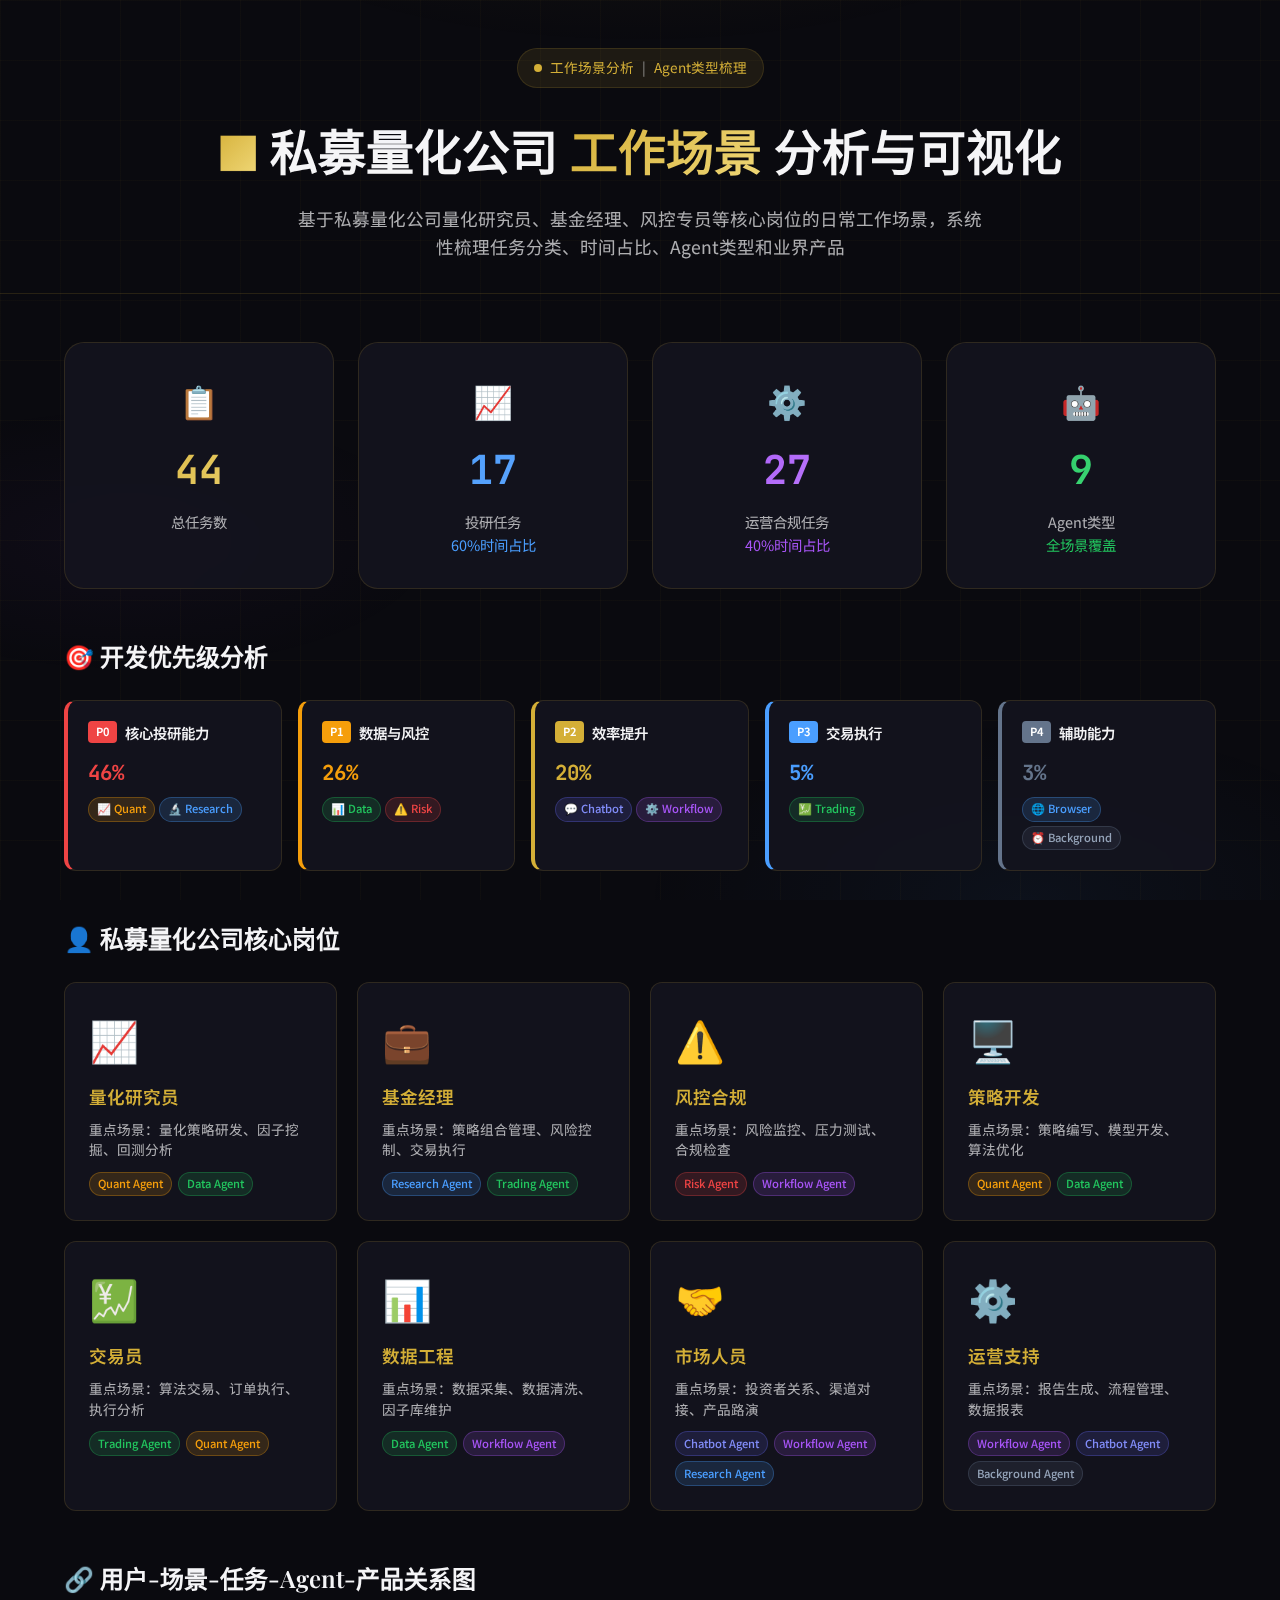
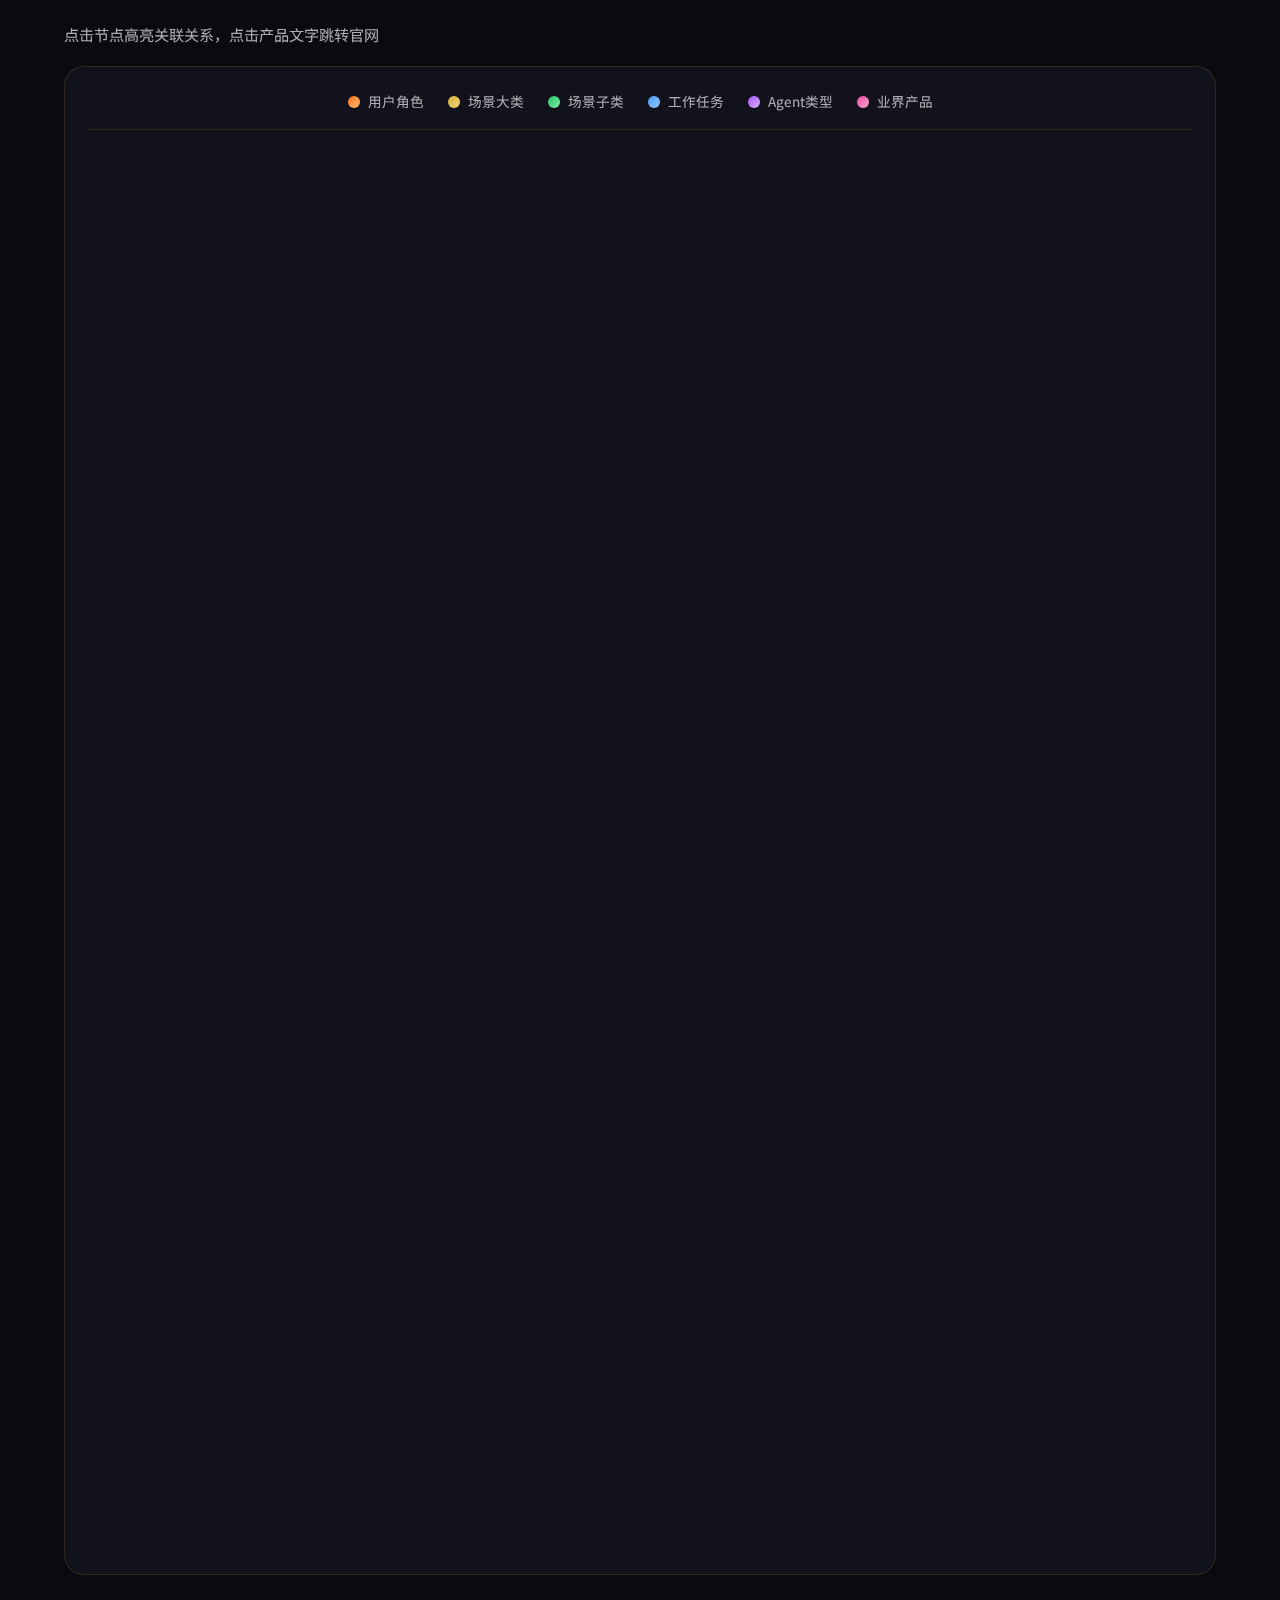
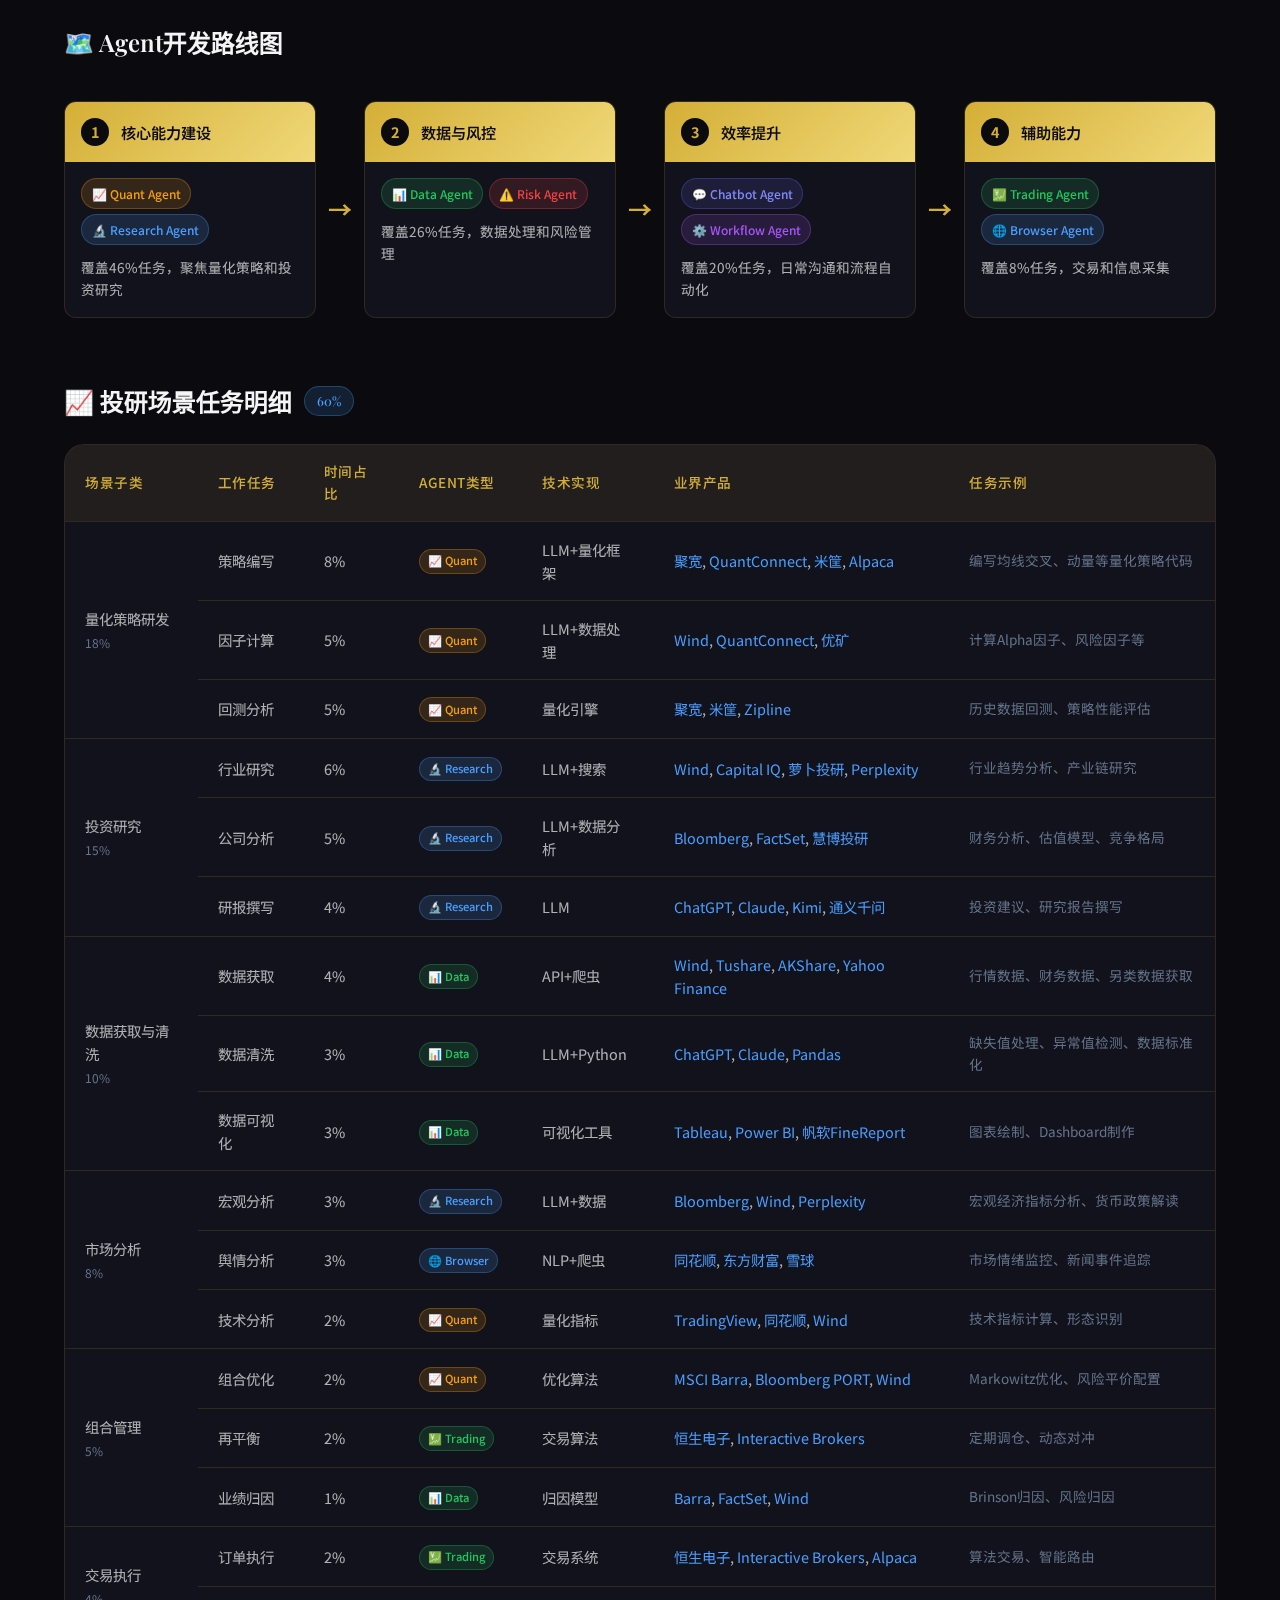
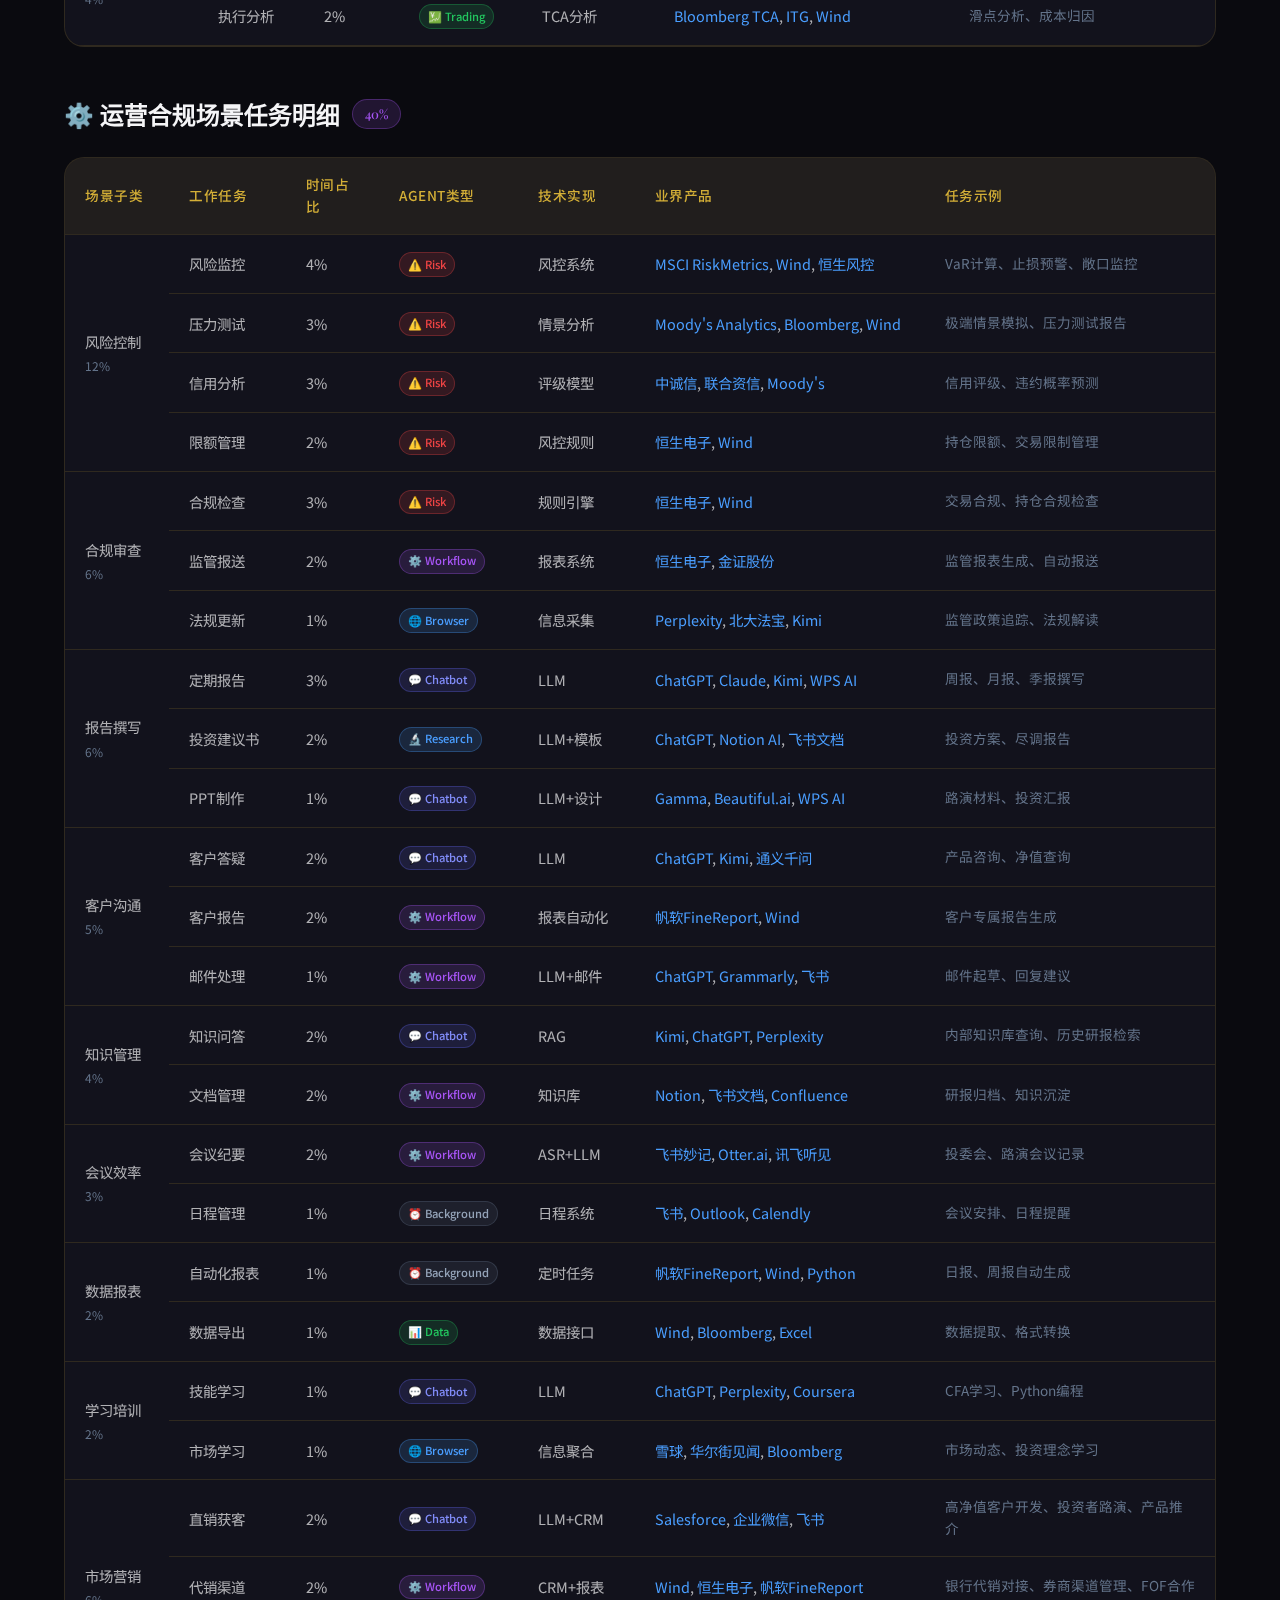
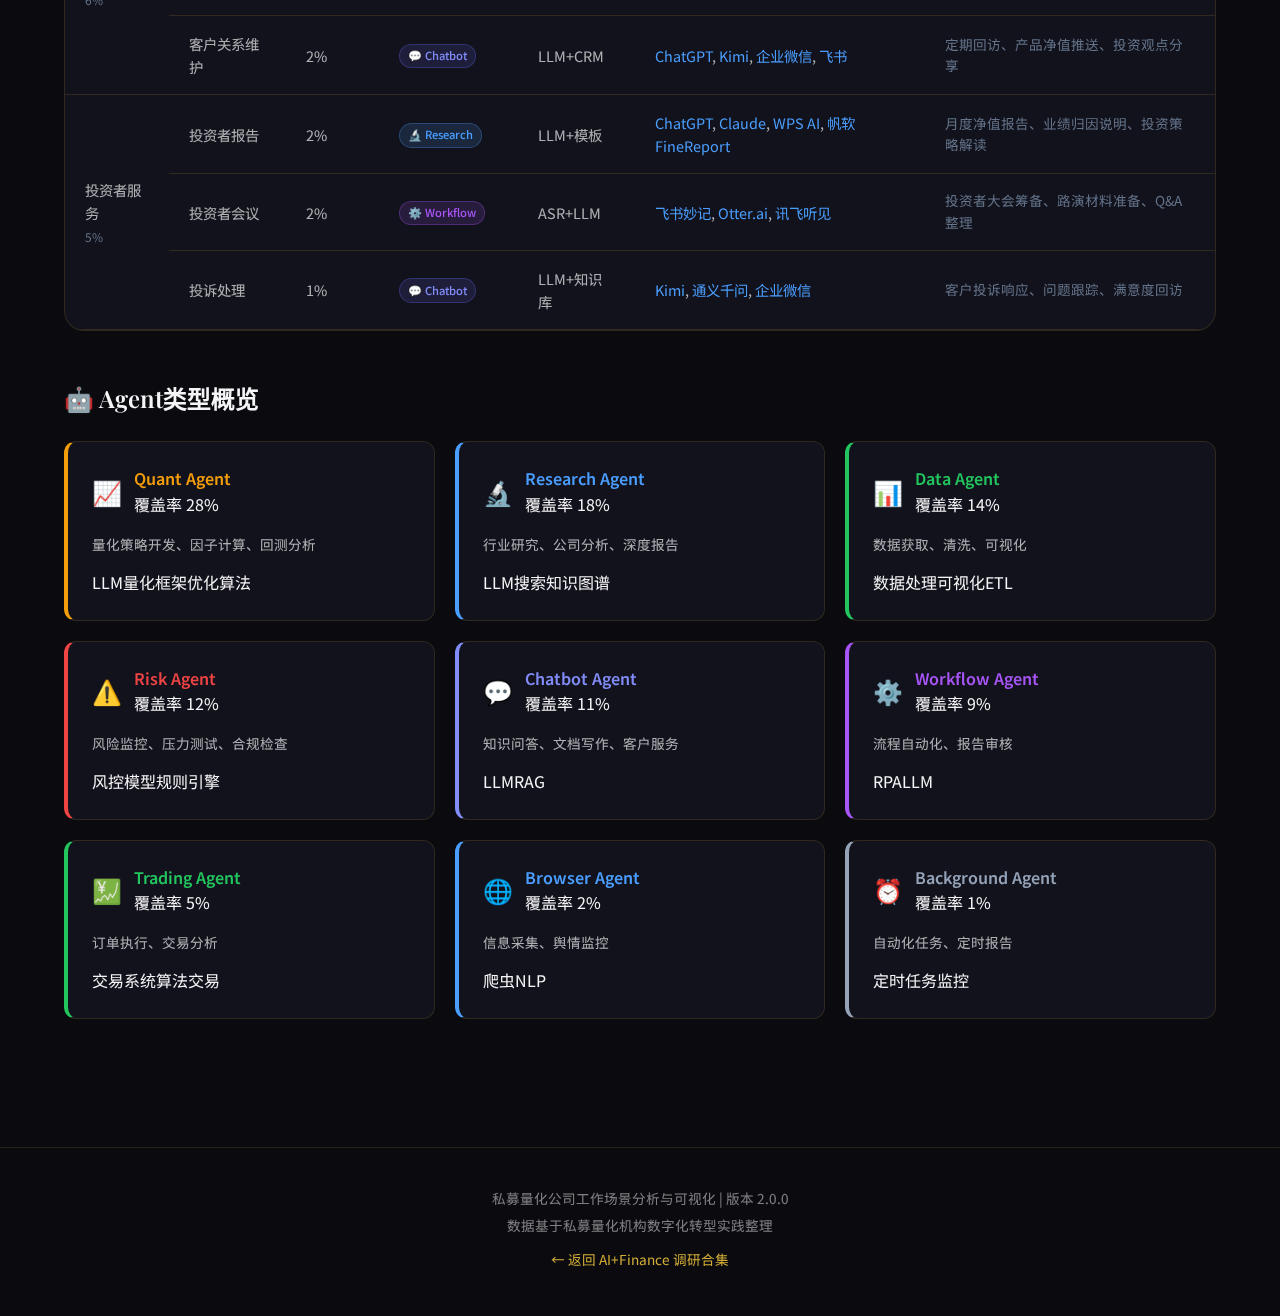
<file: index.html>
<!DOCTYPE html>
<html lang="zh-CN">
<head>
    <meta charset="UTF-8">
    <meta name="viewport" content="width=device-width, initial-scale=1.0">
    <title>私募量化公司工作场景分析与可视化 | AI-Powered Quant</title>
    <link rel="preconnect" href="https://fonts.googleapis.com">
    <link rel="preconnect" href="https://fonts.gstatic.com" crossorigin>
    <link href="https://fonts.googleapis.com/css2?family=Noto+Sans+SC:wght@300;400;500;600;700&family=Playfair+Display:wght@500;600;700&family=JetBrains+Mono:wght@400;500&display=swap" rel="stylesheet">
    <link rel="stylesheet" href="styles.css">
    <script src="https://d3js.org/d3.v7.min.js"></script>
</head>
<body>
    <!-- Animated Background -->
    <div class="bg-pattern"></div>
    <div class="grid-lines"></div>
    
    <!-- Header -->
    <header class="header">
        <div class="header-content">
            <div class="hero-badge">
                <span>工作场景分析</span>
                <span style="color: var(--text-muted);">|</span>
                <span>Agent类型梳理</span>
            </div>
            <h1 class="title">
                <span class="title-icon">📊</span>
                私募量化公司<span>工作场景</span>分析与可视化
            </h1>
            <p class="subtitle">
                基于私募量化公司量化研究员、基金经理、风控专员等核心岗位的日常工作场景，系统性梳理任务分类、时间占比、Agent类型和业界产品
            </p>
        </div>
    </header>

    <main class="container">
        <!-- 统计卡片区域 -->
        <section class="stats-section">
            <div class="stats-grid">
                <div class="stat-card">
                    <div class="stat-icon">📋</div>
                    <div class="stat-value" id="total-tasks">0</div>
                    <div class="stat-label">总任务数</div>
                </div>
                <div class="stat-card research">
                    <div class="stat-icon">📈</div>
                    <div class="stat-value" id="research-tasks">0</div>
                    <div class="stat-label">投研任务<br><span style="color: var(--accent-blue);">60%时间占比</span></div>
                </div>
                <div class="stat-card operation">
                    <div class="stat-icon">⚙️</div>
                    <div class="stat-value" id="operation-tasks">0</div>
                    <div class="stat-label">运营合规任务<br><span style="color: var(--accent-purple);">40%时间占比</span></div>
                </div>
                <div class="stat-card agents">
                    <div class="stat-icon">🤖</div>
                    <div class="stat-value" id="agent-types">9</div>
                    <div class="stat-label">Agent类型<br><span style="color: var(--accent-green);">全场景覆盖</span></div>
                </div>
            </div>
        </section>

        <!-- 开发优先级分析 -->
        <section class="priority-section">
            <h2 class="section-title">🎯 开发优先级分析</h2>
            <div class="priority-grid" id="priority-cards">
                <!-- 动态生成 -->
            </div>
        </section>

        <!-- 典型用户角色 (私募量化公司) -->
        <section class="users-section">
            <h2 class="section-title">👤 私募量化公司核心岗位</h2>
            <div class="users-grid">
                <div class="user-card">
                    <div class="user-icon">📈</div>
                    <div class="user-title">量化研究员</div>
                    <div class="user-focus">重点场景：量化策略研发、因子挖掘、回测分析</div>
                    <div class="user-agents">
                        <span class="agent-badge quant mini">Quant Agent</span>
                        <span class="agent-badge data mini">Data Agent</span>
                    </div>
                </div>
                <div class="user-card">
                    <div class="user-icon">💼</div>
                    <div class="user-title">基金经理</div>
                    <div class="user-focus">重点场景：策略组合管理、风险控制、交易执行</div>
                    <div class="user-agents">
                        <span class="agent-badge research mini">Research Agent</span>
                        <span class="agent-badge trading mini">Trading Agent</span>
                    </div>
                </div>
                <div class="user-card">
                    <div class="user-icon">⚠️</div>
                    <div class="user-title">风控合规</div>
                    <div class="user-focus">重点场景：风险监控、压力测试、合规检查</div>
                    <div class="user-agents">
                        <span class="agent-badge risk mini">Risk Agent</span>
                        <span class="agent-badge workflow mini">Workflow Agent</span>
                    </div>
                </div>
                <div class="user-card">
                    <div class="user-icon">🖥️</div>
                    <div class="user-title">策略开发</div>
                    <div class="user-focus">重点场景：策略编写、模型开发、算法优化</div>
                    <div class="user-agents">
                        <span class="agent-badge quant mini">Quant Agent</span>
                        <span class="agent-badge data mini">Data Agent</span>
                    </div>
                </div>
                <div class="user-card">
                    <div class="user-icon">💹</div>
                    <div class="user-title">交易员</div>
                    <div class="user-focus">重点场景：算法交易、订单执行、执行分析</div>
                    <div class="user-agents">
                        <span class="agent-badge trading mini">Trading Agent</span>
                        <span class="agent-badge quant mini">Quant Agent</span>
                    </div>
                </div>
                <div class="user-card">
                    <div class="user-icon">📊</div>
                    <div class="user-title">数据工程</div>
                    <div class="user-focus">重点场景：数据采集、数据清洗、因子库维护</div>
                    <div class="user-agents">
                        <span class="agent-badge data mini">Data Agent</span>
                        <span class="agent-badge workflow mini">Workflow Agent</span>
                    </div>
                </div>
                <div class="user-card">
                    <div class="user-icon">🤝</div>
                    <div class="user-title">市场人员</div>
                    <div class="user-focus">重点场景：投资者关系、渠道对接、产品路演</div>
                    <div class="user-agents">
                        <span class="agent-badge chatbot mini">Chatbot Agent</span>
                        <span class="agent-badge workflow mini">Workflow Agent</span>
                        <span class="agent-badge research mini">Research Agent</span>
                    </div>
                </div>
                <div class="user-card">
                    <div class="user-icon">⚙️</div>
                    <div class="user-title">运营支持</div>
                    <div class="user-focus">重点场景：报告生成、流程管理、数据报表</div>
                    <div class="user-agents">
                        <span class="agent-badge workflow mini">Workflow Agent</span>
                        <span class="agent-badge chatbot mini">Chatbot Agent</span>
                        <span class="agent-badge background mini">Background Agent</span>
                    </div>
                </div>
            </div>
        </section>

        <!-- 关系图区域 -->
        <section class="network-section">
            <h2 class="section-title">🔗 用户-场景-任务-Agent-产品关系图</h2>
            <p class="section-desc">点击节点高亮关联关系，点击产品文字跳转官网</p>
            <div class="network-container">
                <div class="network-legend">
                    <span class="legend-item"><span class="legend-dot user"></span>用户角色</span>
                    <span class="legend-item"><span class="legend-dot scene"></span>场景大类</span>
                    <span class="legend-item"><span class="legend-dot subcat"></span>场景子类</span>
                    <span class="legend-item"><span class="legend-dot task"></span>工作任务</span>
                    <span class="legend-item"><span class="legend-dot agent"></span>Agent类型</span>
                    <span class="legend-item"><span class="legend-dot product"></span>业界产品</span>
                </div>
                <div id="network-graph"></div>
            </div>
        </section>

        <!-- 开发路线图 -->
        <section class="roadmap-section">
            <h2 class="section-title">🗺️ Agent开发路线图</h2>
            <div class="roadmap-container">
                <div class="roadmap-phase">
                    <div class="phase-header">
                        <span class="phase-number">1</span>
                        <span class="phase-title">核心能力建设</span>
                    </div>
                    <div class="phase-content">
                        <div class="phase-agents">
                            <span class="agent-badge quant">📈 Quant Agent</span>
                            <span class="agent-badge research">🔬 Research Agent</span>
                        </div>
                        <p class="phase-desc">覆盖46%任务，聚焦量化策略和投资研究</p>
                    </div>
                </div>
                <div class="roadmap-arrow">→</div>
                <div class="roadmap-phase">
                    <div class="phase-header">
                        <span class="phase-number">2</span>
                        <span class="phase-title">数据与风控</span>
                    </div>
                    <div class="phase-content">
                        <div class="phase-agents">
                            <span class="agent-badge data">📊 Data Agent</span>
                            <span class="agent-badge risk">⚠️ Risk Agent</span>
                        </div>
                        <p class="phase-desc">覆盖26%任务，数据处理和风险管理</p>
                    </div>
                </div>
                <div class="roadmap-arrow">→</div>
                <div class="roadmap-phase">
                    <div class="phase-header">
                        <span class="phase-number">3</span>
                        <span class="phase-title">效率提升</span>
                    </div>
                    <div class="phase-content">
                        <div class="phase-agents">
                            <span class="agent-badge chatbot">💬 Chatbot Agent</span>
                            <span class="agent-badge workflow">⚙️ Workflow Agent</span>
                        </div>
                        <p class="phase-desc">覆盖20%任务，日常沟通和流程自动化</p>
                    </div>
                </div>
                <div class="roadmap-arrow">→</div>
                <div class="roadmap-phase">
                    <div class="phase-header">
                        <span class="phase-number">4</span>
                        <span class="phase-title">辅助能力</span>
                    </div>
                    <div class="phase-content">
                        <div class="phase-agents">
                            <span class="agent-badge trading">💹 Trading Agent</span>
                            <span class="agent-badge browser">🌐 Browser Agent</span>
                        </div>
                        <p class="phase-desc">覆盖8%任务，交易和信息采集</p>
                    </div>
                </div>
            </div>
        </section>

        <!-- 投研场景表格 -->
        <section class="table-section">
            <h2 class="section-title">📈 投研场景任务明细 <span class="section-badge research">60%</span></h2>
            <div class="table-wrapper">
                <table class="data-table" id="research-table">
                    <thead>
                        <tr>
                            <th>场景子类</th>
                            <th>工作任务</th>
                            <th>时间占比</th>
                            <th>Agent类型</th>
                            <th>技术实现</th>
                            <th>业界产品</th>
                            <th>任务示例</th>
                        </tr>
                    </thead>
                    <tbody>
                        <!-- 动态生成 -->
                    </tbody>
                </table>
            </div>
        </section>

        <!-- 运营合规场景表格 -->
        <section class="table-section">
            <h2 class="section-title">⚙️ 运营合规场景任务明细 <span class="section-badge operation">40%</span></h2>
            <div class="table-wrapper">
                <table class="data-table" id="operation-table">
                    <thead>
                        <tr>
                            <th>场景子类</th>
                            <th>工作任务</th>
                            <th>时间占比</th>
                            <th>Agent类型</th>
                            <th>技术实现</th>
                            <th>业界产品</th>
                            <th>任务示例</th>
                        </tr>
                    </thead>
                    <tbody>
                        <!-- 动态生成 -->
                    </tbody>
                </table>
            </div>
        </section>

        <!-- Agent类型卡片 -->
        <section class="agents-section">
            <h2 class="section-title">🤖 Agent类型概览</h2>
            <div class="agents-grid" id="agents-cards">
                <!-- 动态生成 -->
            </div>
        </section>
    </main>

    <!-- Footer -->
    <footer class="footer">
        <div class="footer-content">
            <p>私募量化公司工作场景分析与可视化 | 版本 2.0.0</p>
            <p>数据基于私募量化机构数字化转型实践整理</p>
            <p style="margin-top: 0.75rem;">
                <a href="https://xiaoxiong20260206.github.io/AIFinLearn/">← 返回 AI+Finance 调研合集</a>
            </p>
        </div>
    </footer>

    <!-- Tooltip -->
    <div class="tooltip" id="tooltip"></div>
    
    <!-- Back to Top Button -->
    <button class="back-to-top" onclick="window.scrollTo({top: 0, behavior: 'smooth'})">↑</button>

    <script src="network-graph.js"></script>
    <script src="main.js"></script>
    <script>
        // Back to top button visibility
        window.addEventListener('scroll', () => {
            const btn = document.querySelector('.back-to-top');
            if (window.scrollY > 500) {
                btn.classList.add('visible');
            } else {
                btn.classList.remove('visible');
            }
        });
    </script>
</body>
</html>
</file>
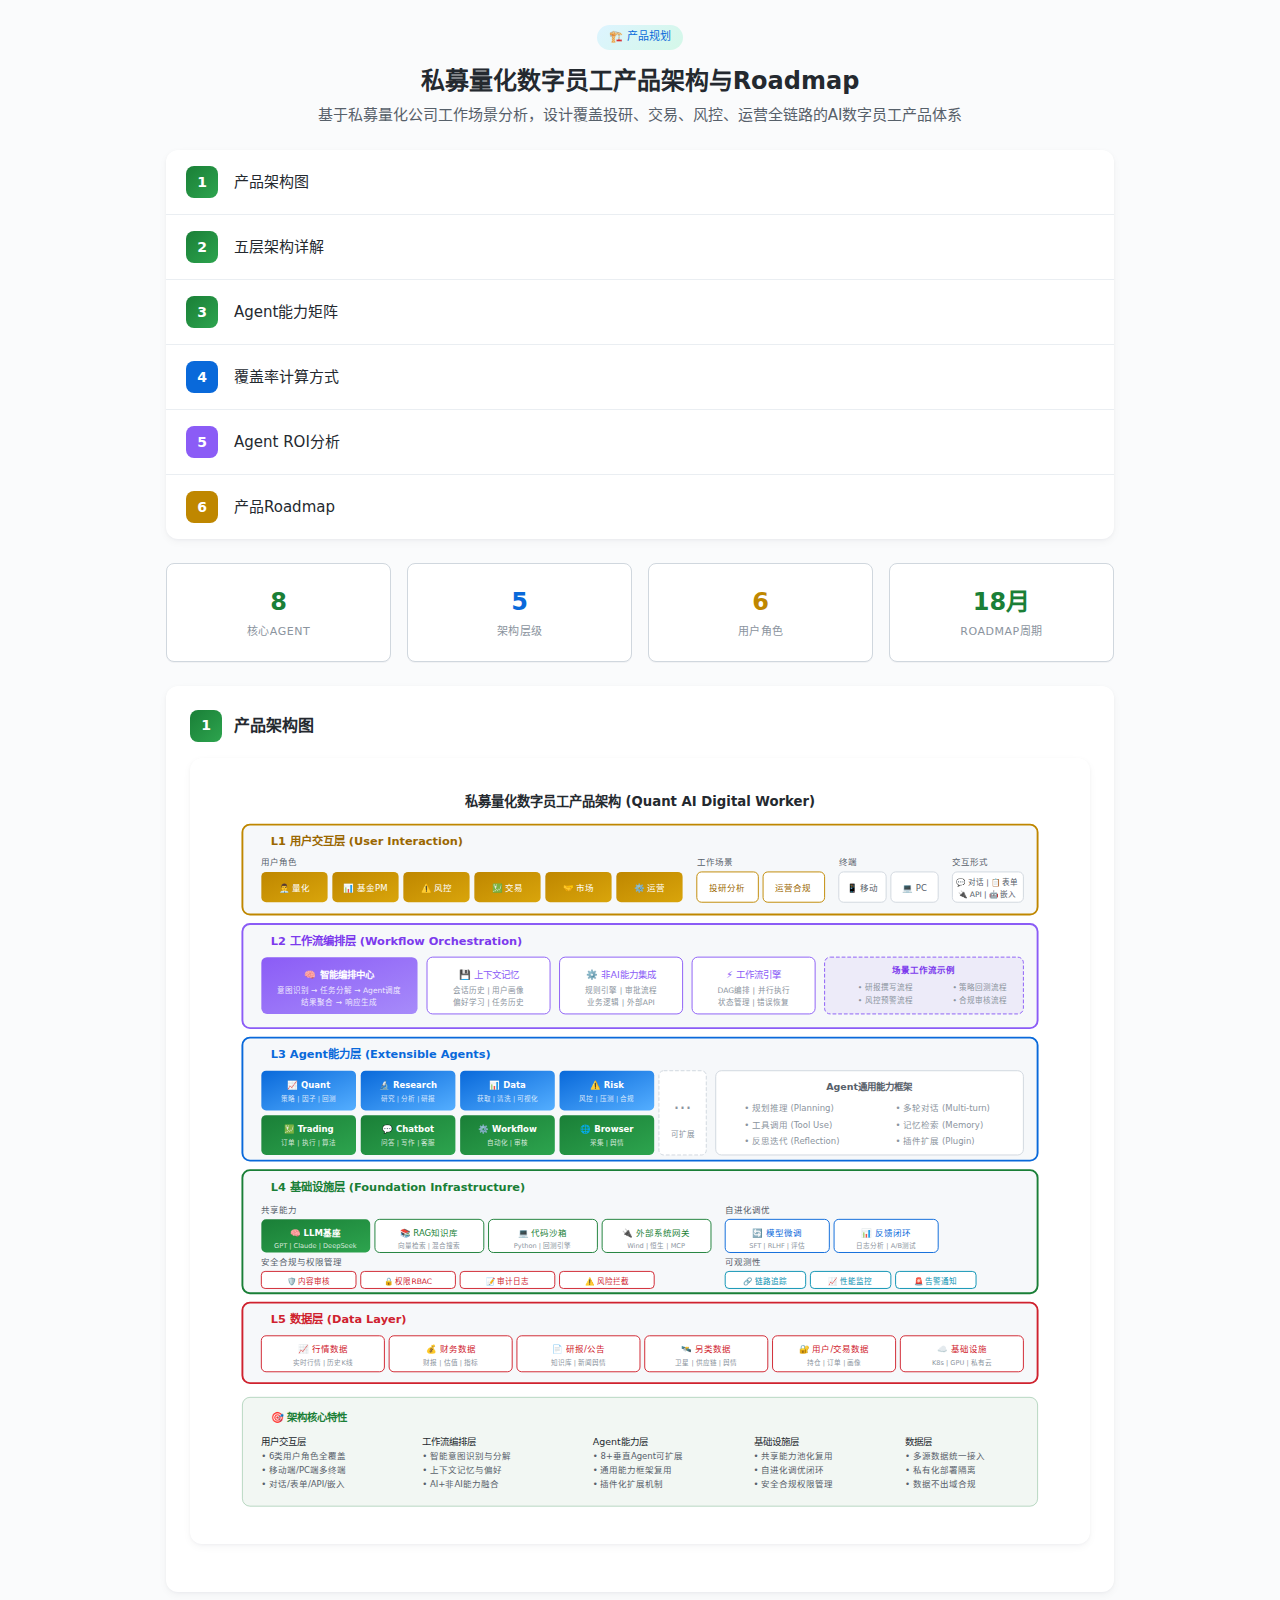
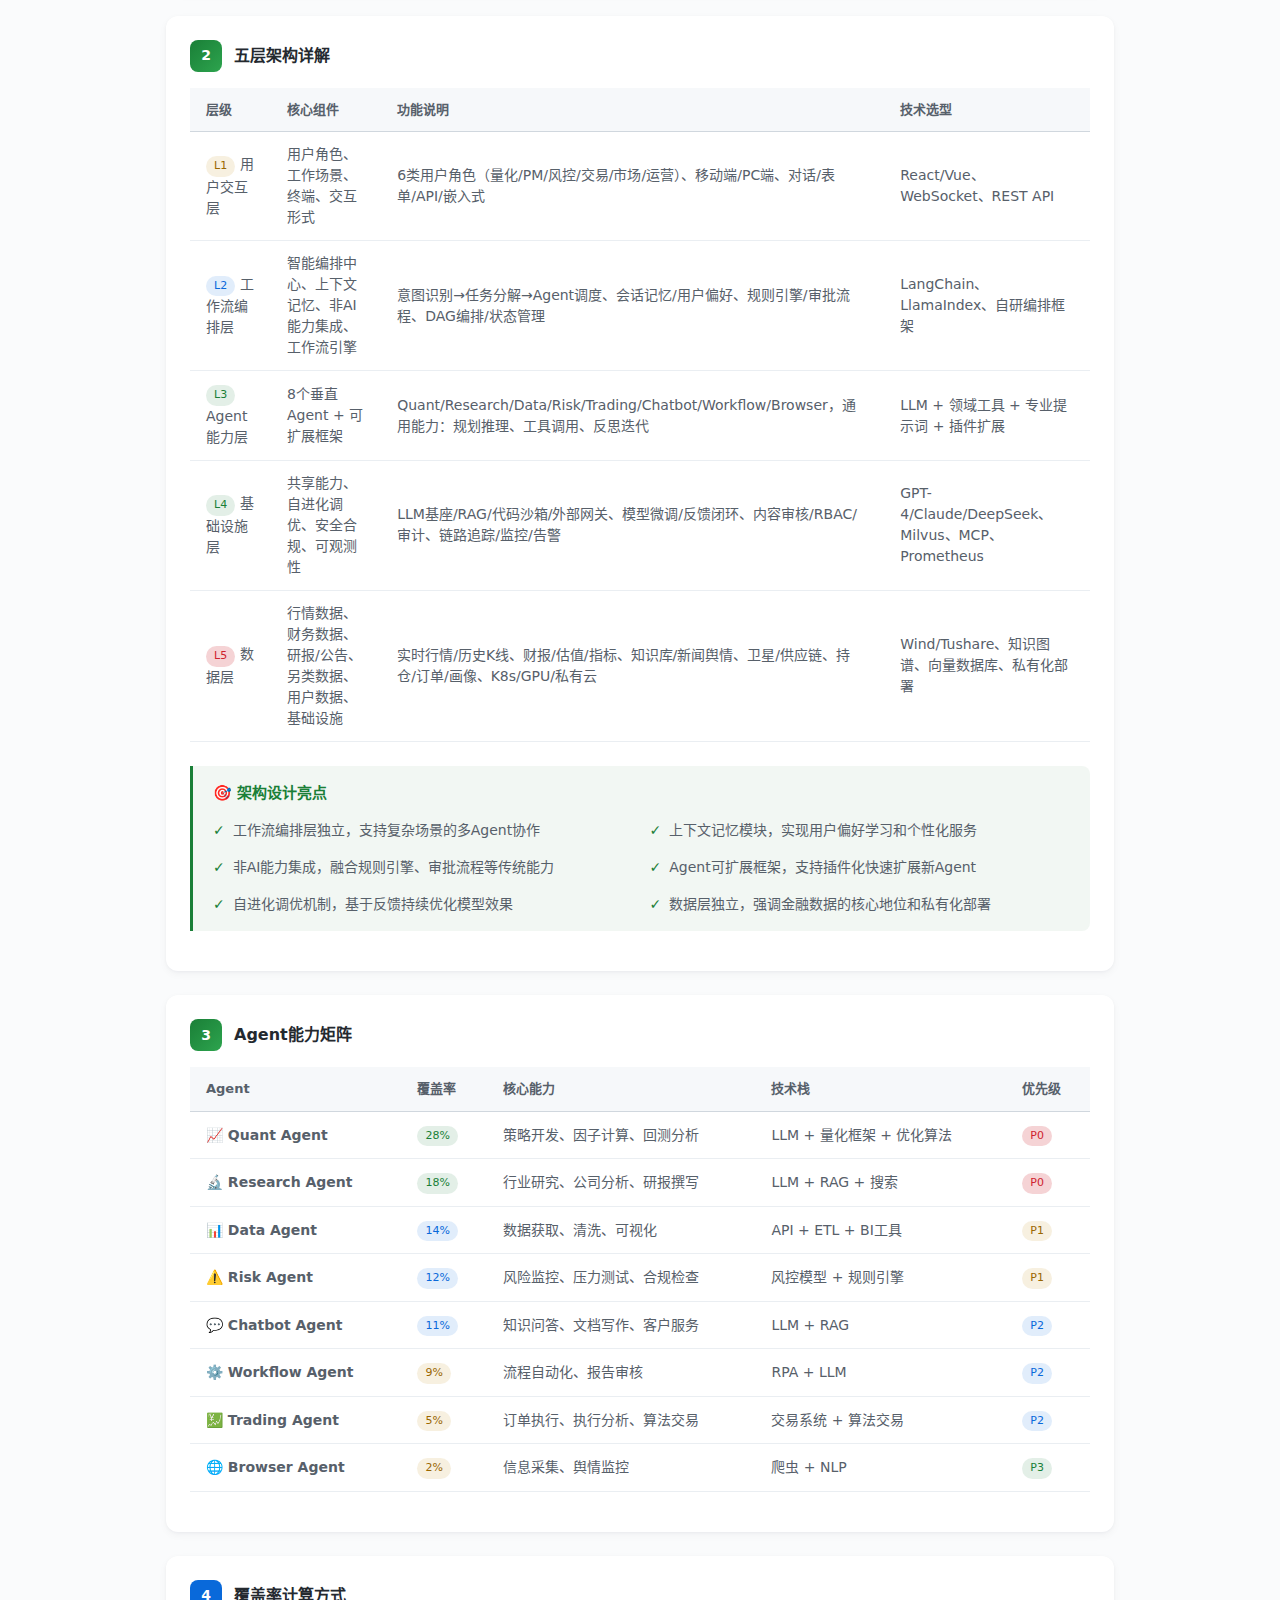
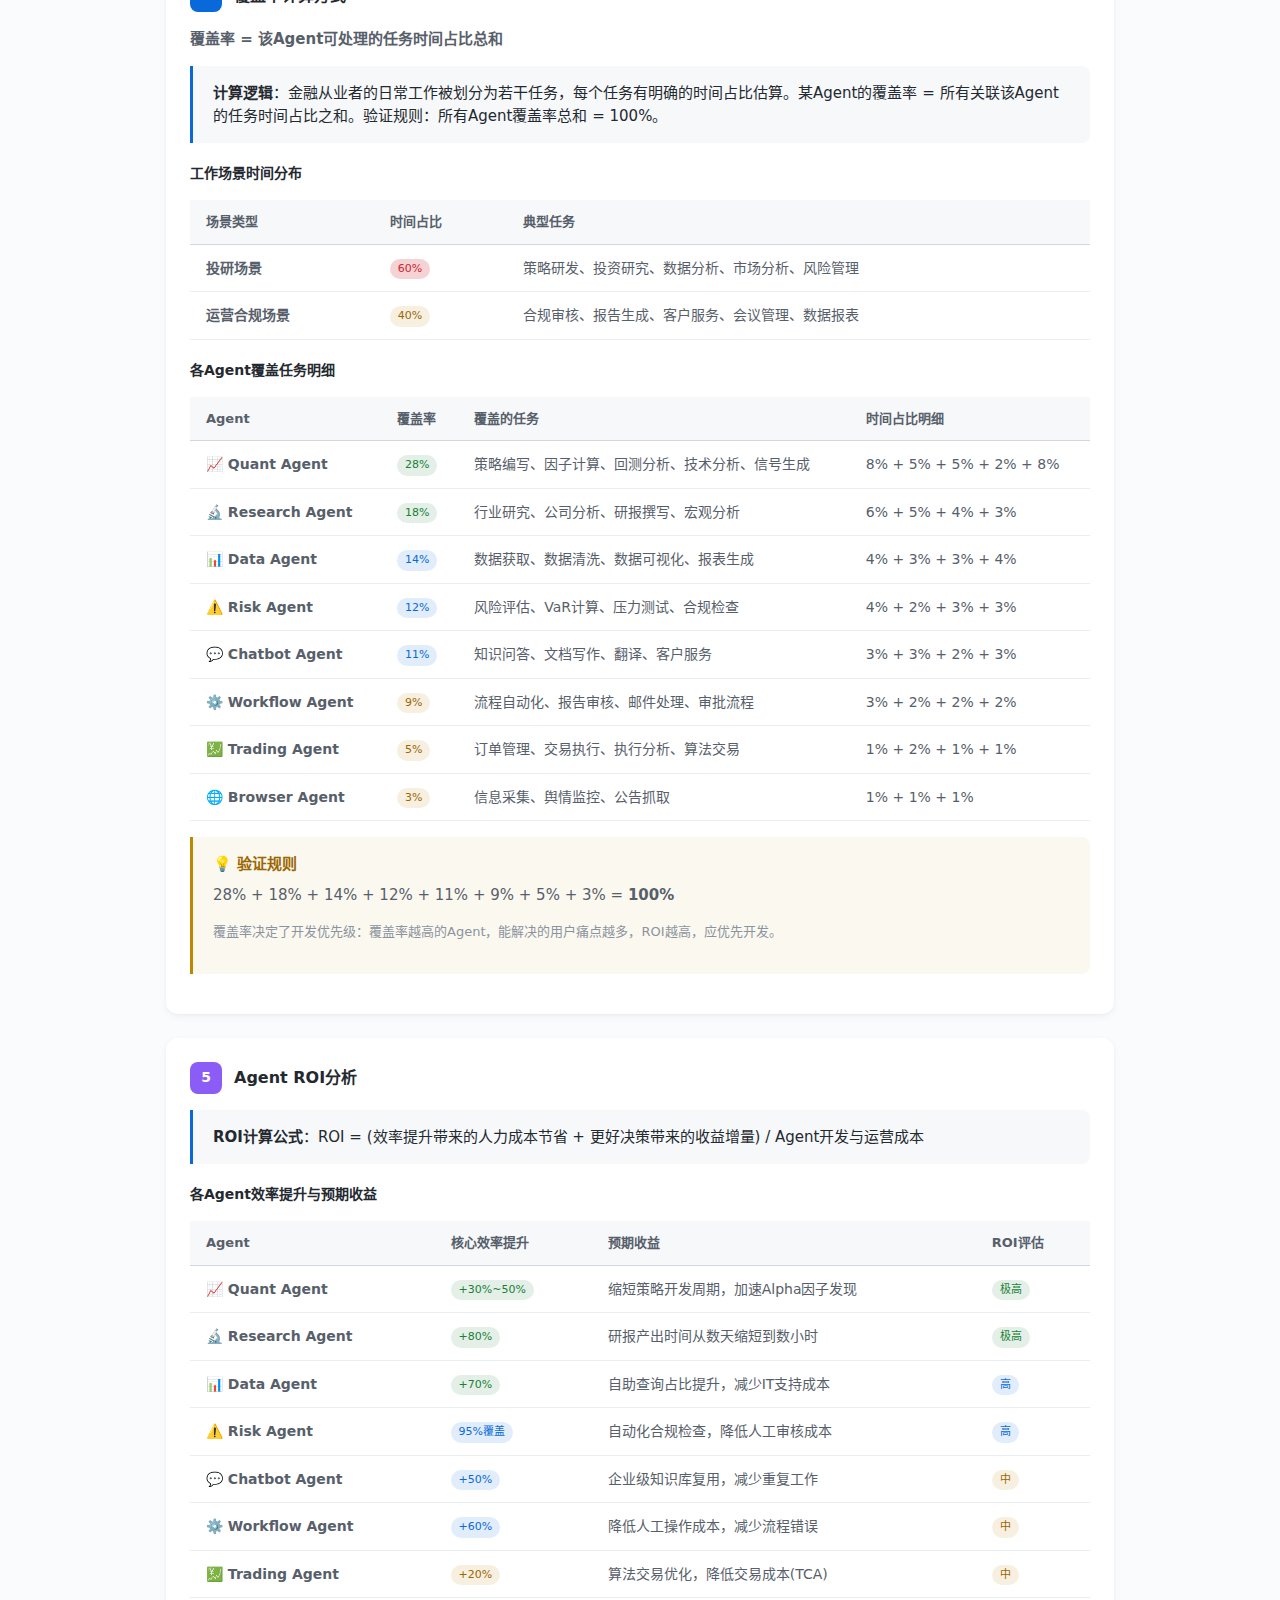
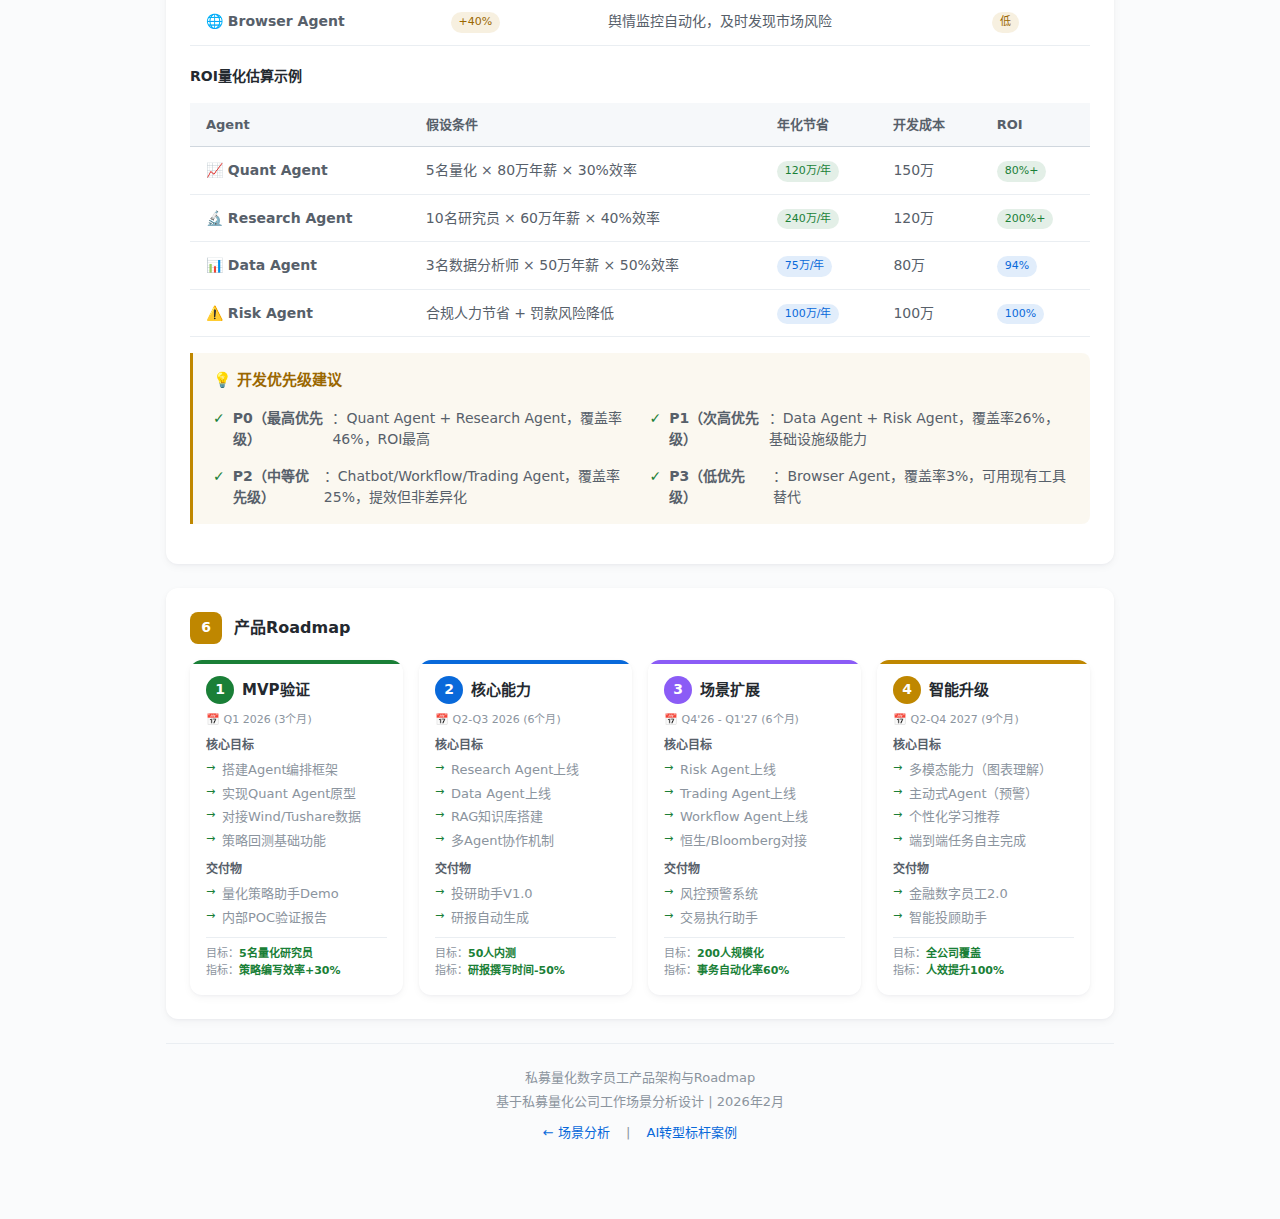
<file: 产品架构.html>
<!DOCTYPE html>
<html lang="zh-CN">
<head>
    <meta charset="UTF-8">
    <meta name="viewport" content="width=device-width, initial-scale=1.0">
    <title>私募量化数字员工产品架构 | AI Digital Worker Architecture</title>
    <style>
        /* ==================== CSS 变量定义 ==================== */
        :root {
            /* 主色调 */
            --color-success: #1A7F37;
            --color-success-light: #2DA44E;
            --color-danger: #CF222E;
            --color-danger-light: #FF7B72;
            --color-warning: #BF8700;
            --color-warning-dark: #9A6700;
            --color-info: #0969DA;
            --color-info-light: #54AEFF;
            
            /* 中性色 */
            --color-text-primary: #24292F;
            --color-text-secondary: #57606A;
            --color-text-muted: #8B949E;
            --color-border: #D0D7DE;
            --color-border-light: #EAEEF2;
            --color-bg: #FAFBFC;
            --color-bg-card: #FFFFFF;
            --color-bg-table-header: #F6F8FA;
            
            /* 渐变色 */
            --gradient-success: linear-gradient(135deg, #1A7F37 0%, #2DA44E 100%);
            --gradient-badge: linear-gradient(135deg, #DDF4FF 0%, #D4F8E8 100%);
            --gradient-blue-text: linear-gradient(90deg, #0969DA, #54AEFF);
            
            /* 阴影 */
            --shadow-card: rgba(31, 35, 40, 0.04) 0px 1px 3px 0px, rgba(31, 35, 40, 0.04) 0px 3px 8px 0px;
            --shadow-card-light: rgba(31, 35, 40, 0.04) 0px 1px 0px 0px;
            
            /* 间距 */
            --spacing-xs: 4px;
            --spacing-sm: 8px;
            --spacing-md: 16px;
            --spacing-lg: 24px;
            --spacing-xl: 32px;
            
            /* 圆角 */
            --radius-sm: 6px;
            --radius-md: 8px;
            --radius-lg: 12px;
            --radius-full: 20px;
            
            /* 字体 */
            --font-family: -apple-system, "system-ui", "Segoe UI", "Noto Sans SC", Helvetica, Arial, sans-serif;
        }
        
        /* ==================== 基础重置 ==================== */
        * {
            margin: 0;
            padding: 0;
            box-sizing: border-box;
        }
        
        body {
            font-family: var(--font-family);
            font-size: 15px;
            line-height: 1.5;
            color: var(--color-text-secondary);
            background-color: var(--color-bg);
        }
        
        /* ==================== 容器布局 ==================== */
        .container {
            max-width: 980px;
            margin: 0 auto;
            padding: var(--spacing-lg) var(--spacing-md) 48px;
        }
        
        /* ==================== 头部区域 ==================== */
        .header {
            text-align: center;
            margin-bottom: var(--spacing-lg);
        }
        
        .badge {
            display: inline-block;
            background: var(--gradient-badge);
            color: var(--color-info);
            padding: var(--spacing-xs) 12px;
            border-radius: var(--radius-full);
            font-size: 11px;
            font-weight: 500;
            margin-bottom: var(--spacing-md);
        }
        
        .main-title {
            font-size: 24px;
            font-weight: 600;
            color: var(--color-text-primary);
            line-height: 1.25;
            margin-bottom: var(--spacing-sm);
        }
        
        .subtitle {
            font-size: 15px;
            color: var(--color-text-secondary);
            max-width: 700px;
            margin: 0 auto;
        }
        
        /* ==================== 导航目录 ==================== */
        .toc {
            background: var(--color-bg-card);
            border-radius: var(--radius-lg);
            box-shadow: var(--shadow-card);
            margin-bottom: var(--spacing-lg);
            overflow: hidden;
        }
        
        .toc-item {
            display: flex;
            align-items: center;
            gap: var(--spacing-md);
            padding: var(--spacing-md) 20px;
            color: var(--color-text-primary);
            text-decoration: none;
            border-bottom: 1px solid var(--color-border-light);
            transition: background 0.15s;
        }
        
        .toc-item:last-child {
            border-bottom: none;
        }
        
        .toc-item:hover {
            background: var(--color-bg);
        }
        
        /* ==================== 章节编号 ==================== */
        .section-number {
            background: var(--gradient-success);
            color: white;
            width: 32px;
            height: 32px;
            border-radius: var(--radius-md);
            font-size: 14px;
            font-weight: 600;
            display: flex;
            align-items: center;
            justify-content: center;
            flex-shrink: 0;
        }
        
        .section-number-yellow {
            background: var(--color-warning);
        }
        
        .section-number-blue {
            background: var(--color-info);
        }
        
        .section-number-purple {
            background: #8B5CF6;
        }
        
        /* ==================== 统计卡片 ==================== */
        .stats-grid {
            display: grid;
            grid-template-columns: repeat(4, 1fr);
            gap: var(--spacing-md);
            margin-bottom: var(--spacing-lg);
        }
        
        @media (max-width: 768px) {
            .stats-grid {
                grid-template-columns: repeat(2, 1fr);
            }
        }
        
        .stat-card {
            background: var(--color-bg-card);
            border-radius: var(--radius-md);
            box-shadow: var(--shadow-card-light);
            border: 1px solid var(--color-border);
            padding: 20px;
            text-align: center;
        }
        
        .stat-value {
            font-size: 24px;
            font-weight: 600;
            margin-bottom: var(--spacing-xs);
        }
        
        .stat-value.success { color: var(--color-success); }
        .stat-value.danger { color: var(--color-danger); }
        .stat-value.warning { color: var(--color-warning); }
        .stat-value.info { color: var(--color-info); }
        
        .stat-label {
            font-size: 11px;
            color: var(--color-text-muted);
            text-transform: uppercase;
            letter-spacing: 0.5px;
        }
        
        /* ==================== 章节卡片 ==================== */
        .section-card {
            background: var(--color-bg-card);
            border-radius: var(--radius-lg);
            box-shadow: var(--shadow-card);
            padding: var(--spacing-lg);
            margin-bottom: var(--spacing-lg);
        }
        
        .section-header {
            display: flex;
            align-items: center;
            gap: 12px;
            margin-bottom: var(--spacing-md);
        }
        
        .section-header h2 {
            font-size: 16px;
            font-weight: 600;
            color: var(--color-text-primary);
        }
        
        .section-content {
            color: var(--color-text-secondary);
            line-height: 1.5;
        }
        
        .section-content p {
            margin-bottom: var(--spacing-md);
        }
        
        /* ==================== 架构图容器 ==================== */
        .architecture-container {
            background: var(--color-bg-card);
            border-radius: var(--radius-lg);
            box-shadow: var(--shadow-card);
            padding: var(--spacing-lg);
            overflow-x: auto;
            margin-bottom: var(--spacing-lg);
        }
        
        .architecture-container svg {
            display: block;
            margin: 0 auto;
        }
        
        /* ==================== Roadmap卡片 ==================== */
        .roadmap-grid {
            display: grid;
            grid-template-columns: repeat(4, 1fr);
            gap: var(--spacing-md);
        }
        
        @media (max-width: 1024px) {
            .roadmap-grid {
                grid-template-columns: repeat(2, 1fr);
            }
        }
        
        @media (max-width: 600px) {
            .roadmap-grid {
                grid-template-columns: 1fr;
            }
        }
        
        .phase-card {
            background: var(--color-bg-card);
            border-radius: var(--radius-lg);
            box-shadow: var(--shadow-card);
            padding: var(--spacing-md);
            position: relative;
            overflow: hidden;
        }
        
        .phase-card::before {
            content: '';
            position: absolute;
            top: 0;
            left: 0;
            right: 0;
            height: 4px;
        }
        
        .phase-card.p1::before { background: var(--color-success); }
        .phase-card.p2::before { background: var(--color-info); }
        .phase-card.p3::before { background: #8B5CF6; }
        .phase-card.p4::before { background: var(--color-warning); }
        
        .phase-header {
            display: flex;
            align-items: center;
            gap: var(--spacing-sm);
            margin-bottom: var(--spacing-sm);
        }
        
        .phase-number {
            width: 28px;
            height: 28px;
            border-radius: 50%;
            display: flex;
            align-items: center;
            justify-content: center;
            font-weight: 600;
            font-size: 14px;
            color: white;
        }
        
        .phase-card.p1 .phase-number { background: var(--color-success); }
        .phase-card.p2 .phase-number { background: var(--color-info); }
        .phase-card.p3 .phase-number { background: #8B5CF6; }
        .phase-card.p4 .phase-number { background: var(--color-warning); }
        
        .phase-title {
            font-size: 15px;
            font-weight: 600;
            color: var(--color-text-primary);
        }
        
        .phase-time {
            font-size: 11px;
            color: var(--color-text-muted);
            margin-bottom: var(--spacing-sm);
        }
        
        .phase-content h4 {
            font-size: 12px;
            font-weight: 600;
            color: var(--color-text-secondary);
            margin-bottom: var(--spacing-xs);
            margin-top: var(--spacing-sm);
        }
        
        .phase-content ul {
            list-style: none;
            padding: 0;
            margin: 0;
        }
        
        .phase-content li {
            font-size: 13px;
            color: var(--color-text-muted);
            padding: 2px 0;
            padding-left: 16px;
            position: relative;
        }
        
        .phase-content li::before {
            content: '→';
            position: absolute;
            left: 0;
            color: var(--color-success);
            font-size: 11px;
        }
        
        .phase-metrics {
            margin-top: var(--spacing-sm);
            padding-top: var(--spacing-sm);
            border-top: 1px solid var(--color-border-light);
            font-size: 11px;
            color: var(--color-text-muted);
        }
        
        .phase-metrics strong {
            color: var(--color-success);
        }
        
        /* ==================== 状态标签 ==================== */
        .status {
            display: inline-flex;
            align-items: center;
            gap: 4px;
            padding: 2px 8px;
            border-radius: var(--radius-full);
            font-size: 11px;
            font-weight: 500;
        }
        
        .status-success {
            background: rgba(26, 127, 55, 0.12);
            color: var(--color-success);
        }
        
        .status-warning {
            background: rgba(191, 135, 0, 0.12);
            color: var(--color-warning-dark);
        }
        
        .status-danger {
            background: rgba(207, 34, 46, 0.2);
            color: var(--color-danger);
        }
        
        .status-info {
            background: rgba(9, 105, 218, 0.12);
            color: var(--color-info);
        }
        
        /* ==================== 表格样式 ==================== */
        .table-wrapper {
            overflow-x: auto;
            margin: var(--spacing-md) 0;
        }
        
        table {
            border-collapse: collapse;
            width: 100%;
            min-width: 500px;
        }
        
        th {
            background: var(--color-bg-table-header);
            color: var(--color-text-secondary);
            padding: 12px 16px;
            font-weight: 600;
            text-align: left;
            border-bottom: 1px solid var(--color-border);
            font-size: 13px;
        }
        
        td {
            padding: 12px 16px;
            border-bottom: 1px solid var(--color-border-light);
            vertical-align: middle;
            font-size: 14px;
        }
        
        tbody tr:hover {
            background: rgba(0, 0, 0, 0.02);
        }
        
        /* ==================== 页脚 ==================== */
        .footer {
            text-align: center;
            padding: var(--spacing-lg) 0;
            border-top: 1px solid var(--color-border-light);
            margin-top: var(--spacing-lg);
        }
        
        .footer p {
            font-size: 13px;
            color: var(--color-text-muted);
            margin-bottom: var(--spacing-xs);
        }
        
        .footer a {
            color: var(--color-info);
            text-decoration: none;
        }
        
        .footer a:hover {
            text-decoration: underline;
        }
        
        /* ==================== 引用框 ==================== */
        .quote-box {
            background: var(--color-bg-table-header);
            border-left: 3px solid var(--color-info);
            padding: var(--spacing-md) 20px;
            color: var(--color-text-primary);
            border-radius: 0 var(--radius-md) var(--radius-md) 0;
            margin: var(--spacing-md) 0;
        }
        
        /* ==================== 洞察框 ==================== */
        .insight-box {
            border-left: 3px solid var(--color-warning);
            background: rgba(191, 135, 0, 0.06);
            padding: var(--spacing-md) 20px;
            border-radius: 0 var(--radius-md) var(--radius-md) 0;
            margin: var(--spacing-md) 0;
        }
        
        .insight-box .insight-title {
            font-weight: 600;
            color: var(--color-warning-dark);
            margin-bottom: var(--spacing-sm);
        }
        
        /* ==================== 特性网格 ==================== */
        .features-grid {
            display: grid;
            grid-template-columns: repeat(2, 1fr);
            gap: var(--spacing-md);
            margin-top: var(--spacing-md);
        }
        
        @media (max-width: 600px) {
            .features-grid {
                grid-template-columns: 1fr;
            }
        }
        
        .feature-item {
            display: flex;
            align-items: flex-start;
            gap: var(--spacing-sm);
            font-size: 14px;
            color: var(--color-text-secondary);
        }
        
        .feature-item::before {
            content: "✓";
            color: var(--color-success);
            font-weight: 600;
            flex-shrink: 0;
        }
    </style>
</head>
<body>
    <div class="container">
        <!-- 头部区域 -->
        <header class="header">
            <span class="badge">🏗️ 产品规划</span>
            <h1 class="main-title">私募量化数字员工产品架构与Roadmap</h1>
            <p class="subtitle">基于私募量化公司工作场景分析，设计覆盖投研、交易、风控、运营全链路的AI数字员工产品体系</p>
        </header>
        
        <!-- 导航目录 -->
        <nav class="toc">
            <a href="#architecture" class="toc-item">
                <span class="section-number">1</span>
                <span>产品架构图</span>
            </a>
            <a href="#layers" class="toc-item">
                <span class="section-number">2</span>
                <span>五层架构详解</span>
            </a>
            <a href="#agents" class="toc-item">
                <span class="section-number">3</span>
                <span>Agent能力矩阵</span>
            </a>
            <a href="#coverage" class="toc-item">
                <span class="section-number section-number-blue">4</span>
                <span>覆盖率计算方式</span>
            </a>
            <a href="#roi" class="toc-item">
                <span class="section-number section-number-purple">5</span>
                <span>Agent ROI分析</span>
            </a>
            <a href="#roadmap" class="toc-item">
                <span class="section-number section-number-yellow">6</span>
                <span>产品Roadmap</span>
            </a>
        </nav>
        
        <!-- 统计卡片 -->
        <div class="stats-grid">
            <div class="stat-card">
                <div class="stat-value success">8</div>
                <div class="stat-label">核心Agent</div>
            </div>
            <div class="stat-card">
                <div class="stat-value info">5</div>
                <div class="stat-label">架构层级</div>
            </div>
            <div class="stat-card">
                <div class="stat-value warning">6</div>
                <div class="stat-label">用户角色</div>
            </div>
            <div class="stat-card">
                <div class="stat-value success">18月</div>
                <div class="stat-label">Roadmap周期</div>
            </div>
        </div>
        
        <!-- 架构图 -->
        <section id="architecture" class="section-card">
            <div class="section-header">
                <span class="section-number">1</span>
                <h2>产品架构图</h2>
            </div>
            <div class="architecture-container">
                <svg viewBox="0 0 900 780" style="width: 100%; max-width: 900px; height: auto;">
                    <defs>
                        <linearGradient id="greenGrad" x1="0%" y1="0%" x2="100%" y2="100%">
                            <stop offset="0%" style="stop-color:#1A7F37"/>
                            <stop offset="100%" style="stop-color:#2DA44E"/>
                        </linearGradient>
                        <linearGradient id="blueGrad" x1="0%" y1="0%" x2="100%" y2="100%">
                            <stop offset="0%" style="stop-color:#0969DA"/>
                            <stop offset="100%" style="stop-color:#54AEFF"/>
                        </linearGradient>
                        <linearGradient id="purpleGrad" x1="0%" y1="0%" x2="100%" y2="100%">
                            <stop offset="0%" style="stop-color:#8B5CF6"/>
                            <stop offset="100%" style="stop-color:#A78BFA"/>
                        </linearGradient>
                        <linearGradient id="orangeGrad" x1="0%" y1="0%" x2="100%" y2="100%">
                            <stop offset="0%" style="stop-color:#BF8700"/>
                            <stop offset="100%" style="stop-color:#D9A50B"/>
                        </linearGradient>
                        <linearGradient id="pinkGrad" x1="0%" y1="0%" x2="100%" y2="100%">
                            <stop offset="0%" style="stop-color:#CF222E"/>
                            <stop offset="100%" style="stop-color:#FF7B72"/>
                        </linearGradient>
                        <linearGradient id="cyanGrad" x1="0%" y1="0%" x2="100%" y2="100%">
                            <stop offset="0%" style="stop-color:#0891B2"/>
                            <stop offset="100%" style="stop-color:#22D3EE"/>
                        </linearGradient>
                    </defs>
                    
                    <!-- Title -->
                    <text x="450" y="25" text-anchor="middle" fill="#24292F" font-size="14" font-weight="600" font-family="system-ui, sans-serif">私募量化数字员工产品架构 (Quant AI Digital Worker)</text>
                    
                    <!-- ==================== L1: 用户交互层 ==================== -->
                    <rect x="30" y="45" width="840" height="95" rx="8" fill="#F6F8FA" stroke="#BF8700" stroke-width="2"/>
                    <text x="60" y="67" fill="#9A6700" font-size="12" font-weight="600">L1 用户交互层 (User Interaction)</text>
                    
                    <!-- 用户角色 -->
                    <text x="50" y="88" fill="#57606A" font-size="9" font-weight="500">用户角色</text>
                    <rect x="50" y="95" width="70" height="32" rx="5" fill="url(#orangeGrad)"/>
                    <text x="85" y="115" text-anchor="middle" fill="white" font-size="9">👨‍💼 量化</text>
                    <rect x="125" y="95" width="70" height="32" rx="5" fill="url(#orangeGrad)"/>
                    <text x="160" y="115" text-anchor="middle" fill="white" font-size="9">📊 基金PM</text>
                    <rect x="200" y="95" width="70" height="32" rx="5" fill="url(#orangeGrad)"/>
                    <text x="235" y="115" text-anchor="middle" fill="white" font-size="9">⚠️ 风控</text>
                    <rect x="275" y="95" width="70" height="32" rx="5" fill="url(#orangeGrad)"/>
                    <text x="310" y="115" text-anchor="middle" fill="white" font-size="9">💹 交易</text>
                    <rect x="350" y="95" width="70" height="32" rx="5" fill="url(#orangeGrad)"/>
                    <text x="385" y="115" text-anchor="middle" fill="white" font-size="9">🤝 市场</text>
                    <rect x="425" y="95" width="70" height="32" rx="5" fill="url(#orangeGrad)"/>
                    <text x="460" y="115" text-anchor="middle" fill="white" font-size="9">⚙️ 运营</text>
                    
                    <!-- 工作场景 -->
                    <text x="510" y="88" fill="#57606A" font-size="9" font-weight="500">工作场景</text>
                    <rect x="510" y="95" width="65" height="32" rx="5" fill="white" stroke="#BF8700"/>
                    <text x="542" y="115" text-anchor="middle" fill="#9A6700" font-size="9">投研分析</text>
                    <rect x="580" y="95" width="65" height="32" rx="5" fill="white" stroke="#BF8700"/>
                    <text x="612" y="115" text-anchor="middle" fill="#9A6700" font-size="9">运营合规</text>
                    
                    <!-- 终端 -->
                    <text x="660" y="88" fill="#57606A" font-size="9" font-weight="500">终端</text>
                    <rect x="660" y="95" width="50" height="32" rx="5" fill="white" stroke="#D0D7DE"/>
                    <text x="685" y="115" text-anchor="middle" fill="#57606A" font-size="9">📱 移动</text>
                    <rect x="715" y="95" width="50" height="32" rx="5" fill="white" stroke="#D0D7DE"/>
                    <text x="740" y="115" text-anchor="middle" fill="#57606A" font-size="9">💻 PC</text>
                    
                    <!-- 交互形式 -->
                    <text x="780" y="88" fill="#57606A" font-size="9" font-weight="500">交互形式</text>
                    <rect x="780" y="95" width="75" height="32" rx="5" fill="white" stroke="#D0D7DE"/>
                    <text x="817" y="109" text-anchor="middle" fill="#57606A" font-size="8">💬 对话 | 📋 表单</text>
                    <text x="817" y="121" text-anchor="middle" fill="#57606A" font-size="8">🔌 API | 🤖 嵌入</text>
                    
                    <!-- ==================== L2: 工作流编排层 ==================== -->
                    <rect x="30" y="150" width="840" height="110" rx="8" fill="#F6F8FA" stroke="#8B5CF6" stroke-width="2"/>
                    <text x="60" y="172" fill="#7C3AED" font-size="12" font-weight="600">L2 工作流编排层 (Workflow Orchestration)</text>
                    
                    <!-- 智能编排中心 -->
                    <rect x="50" y="185" width="165" height="60" rx="6" fill="url(#purpleGrad)"/>
                    <text x="132" y="207" text-anchor="middle" fill="white" font-size="10" font-weight="600">🧠 智能编排中心</text>
                    <text x="132" y="223" text-anchor="middle" fill="rgba(255,255,255,0.85)" font-size="8">意图识别 → 任务分解 → Agent调度</text>
                    <text x="132" y="236" text-anchor="middle" fill="rgba(255,255,255,0.85)" font-size="8">结果聚合 → 响应生成</text>
                    
                    <!-- 上下文记忆 -->
                    <rect x="225" y="185" width="130" height="60" rx="6" fill="white" stroke="#8B5CF6"/>
                    <text x="290" y="207" text-anchor="middle" fill="#8B5CF6" font-size="10" font-weight="500">💾 上下文记忆</text>
                    <text x="290" y="223" text-anchor="middle" fill="#8B949E" font-size="8">会话历史 | 用户画像</text>
                    <text x="290" y="236" text-anchor="middle" fill="#8B949E" font-size="8">偏好学习 | 任务历史</text>
                    
                    <!-- 非AI能力集成 -->
                    <rect x="365" y="185" width="130" height="60" rx="6" fill="white" stroke="#8B5CF6"/>
                    <text x="430" y="207" text-anchor="middle" fill="#8B5CF6" font-size="10" font-weight="500">⚙️ 非AI能力集成</text>
                    <text x="430" y="223" text-anchor="middle" fill="#8B949E" font-size="8">规则引擎 | 审批流程</text>
                    <text x="430" y="236" text-anchor="middle" fill="#8B949E" font-size="8">业务逻辑 | 外部API</text>
                    
                    <!-- 工作流引擎 -->
                    <rect x="505" y="185" width="130" height="60" rx="6" fill="white" stroke="#8B5CF6"/>
                    <text x="570" y="207" text-anchor="middle" fill="#8B5CF6" font-size="10" font-weight="500">⚡ 工作流引擎</text>
                    <text x="570" y="223" text-anchor="middle" fill="#8B949E" font-size="8">DAG编排 | 并行执行</text>
                    <text x="570" y="236" text-anchor="middle" fill="#8B949E" font-size="8">状态管理 | 错误恢复</text>
                    
                    <!-- 场景工作流 -->
                    <rect x="645" y="185" width="210" height="60" rx="6" fill="rgba(139,92,246,0.08)" stroke="#8B5CF6" stroke-dasharray="4,2"/>
                    <text x="750" y="202" text-anchor="middle" fill="#7C3AED" font-size="9" font-weight="600">场景工作流示例</text>
                    <text x="680" y="220" fill="#8B949E" font-size="8">• 研报撰写流程</text>
                    <text x="680" y="233" fill="#8B949E" font-size="8">• 风控预警流程</text>
                    <text x="780" y="220" fill="#8B949E" font-size="8">• 策略回测流程</text>
                    <text x="780" y="233" fill="#8B949E" font-size="8">• 合规审核流程</text>
                    
                    <!-- ==================== L3: Agent能力层 ==================== -->
                    <rect x="30" y="270" width="840" height="130" rx="8" fill="#F6F8FA" stroke="#0969DA" stroke-width="2"/>
                    <text x="60" y="292" fill="#0969DA" font-size="12" font-weight="600">L3 Agent能力层 (Extensible Agents)</text>
                    
                    <!-- Agent Row 1 -->
                    <rect x="50" y="305" width="100" height="42" rx="5" fill="url(#blueGrad)"/>
                    <text x="100" y="323" text-anchor="middle" fill="white" font-size="9" font-weight="600">📈 Quant</text>
                    <text x="100" y="337" text-anchor="middle" fill="rgba(255,255,255,0.8)" font-size="7">策略 | 因子 | 回测</text>
                    
                    <rect x="155" y="305" width="100" height="42" rx="5" fill="url(#blueGrad)"/>
                    <text x="205" y="323" text-anchor="middle" fill="white" font-size="9" font-weight="600">🔬 Research</text>
                    <text x="205" y="337" text-anchor="middle" fill="rgba(255,255,255,0.8)" font-size="7">研究 | 分析 | 研报</text>
                    
                    <rect x="260" y="305" width="100" height="42" rx="5" fill="url(#blueGrad)"/>
                    <text x="310" y="323" text-anchor="middle" fill="white" font-size="9" font-weight="600">📊 Data</text>
                    <text x="310" y="337" text-anchor="middle" fill="rgba(255,255,255,0.8)" font-size="7">获取 | 清洗 | 可视化</text>
                    
                    <rect x="365" y="305" width="100" height="42" rx="5" fill="url(#blueGrad)"/>
                    <text x="415" y="323" text-anchor="middle" fill="white" font-size="9" font-weight="600">⚠️ Risk</text>
                    <text x="415" y="337" text-anchor="middle" fill="rgba(255,255,255,0.8)" font-size="7">风控 | 压测 | 合规</text>
                    
                    <!-- Agent Row 2 -->
                    <rect x="50" y="352" width="100" height="42" rx="5" fill="url(#greenGrad)"/>
                    <text x="100" y="370" text-anchor="middle" fill="white" font-size="9" font-weight="600">💹 Trading</text>
                    <text x="100" y="384" text-anchor="middle" fill="rgba(255,255,255,0.8)" font-size="7">订单 | 执行 | 算法</text>
                    
                    <rect x="155" y="352" width="100" height="42" rx="5" fill="url(#greenGrad)"/>
                    <text x="205" y="370" text-anchor="middle" fill="white" font-size="9" font-weight="600">💬 Chatbot</text>
                    <text x="205" y="384" text-anchor="middle" fill="rgba(255,255,255,0.8)" font-size="7">问答 | 写作 | 客服</text>
                    
                    <rect x="260" y="352" width="100" height="42" rx="5" fill="url(#greenGrad)"/>
                    <text x="310" y="370" text-anchor="middle" fill="white" font-size="9" font-weight="600">⚙️ Workflow</text>
                    <text x="310" y="384" text-anchor="middle" fill="rgba(255,255,255,0.8)" font-size="7">自动化 | 审核</text>
                    
                    <rect x="365" y="352" width="100" height="42" rx="5" fill="url(#greenGrad)"/>
                    <text x="415" y="370" text-anchor="middle" fill="white" font-size="9" font-weight="600">🌐 Browser</text>
                    <text x="415" y="384" text-anchor="middle" fill="rgba(255,255,255,0.8)" font-size="7">采集 | 舆情</text>
                    
                    <!-- 可扩展标识 -->
                    <rect x="470" y="305" width="50" height="89" rx="5" fill="white" stroke="#D0D7DE" stroke-dasharray="4,2"/>
                    <text x="495" y="345" text-anchor="middle" fill="#8B949E" font-size="20">...</text>
                    <text x="495" y="375" text-anchor="middle" fill="#8B949E" font-size="8">可扩展</text>
                    
                    <!-- Agent通用能力 -->
                    <rect x="530" y="305" width="325" height="89" rx="6" fill="white" stroke="#D0D7DE"/>
                    <text x="692" y="325" text-anchor="middle" fill="#57606A" font-size="10" font-weight="600">Agent通用能力框架</text>
                    <text x="560" y="348" fill="#8B949E" font-size="9">• 规划推理 (Planning)</text>
                    <text x="560" y="365" fill="#8B949E" font-size="9">• 工具调用 (Tool Use)</text>
                    <text x="560" y="382" fill="#8B949E" font-size="9">• 反思迭代 (Reflection)</text>
                    <text x="720" y="348" fill="#8B949E" font-size="9">• 多轮对话 (Multi-turn)</text>
                    <text x="720" y="365" fill="#8B949E" font-size="9">• 记忆检索 (Memory)</text>
                    <text x="720" y="382" fill="#8B949E" font-size="9">• 插件扩展 (Plugin)</text>
                    
                    <!-- ==================== L4: 基础设施层 ==================== -->
                    <rect x="30" y="410" width="840" height="130" rx="8" fill="#F6F8FA" stroke="#1A7F37" stroke-width="2"/>
                    <text x="60" y="432" fill="#1A7F37" font-size="12" font-weight="600">L4 基础设施层 (Foundation Infrastructure)</text>
                    
                    <!-- 共享能力 -->
                    <text x="50" y="455" fill="#57606A" font-size="9" font-weight="500">共享能力</text>
                    <rect x="50" y="462" width="115" height="35" rx="5" fill="url(#greenGrad)"/>
                    <text x="107" y="480" text-anchor="middle" fill="white" font-size="9" font-weight="600">🧠 LLM基座</text>
                    <text x="107" y="492" text-anchor="middle" fill="rgba(255,255,255,0.8)" font-size="7">GPT | Claude | DeepSeek</text>
                    
                    <rect x="170" y="462" width="115" height="35" rx="5" fill="white" stroke="#1A7F37"/>
                    <text x="227" y="480" text-anchor="middle" fill="#1A7F37" font-size="9" font-weight="500">📚 RAG知识库</text>
                    <text x="227" y="492" text-anchor="middle" fill="#8B949E" font-size="7">向量检索 | 混合搜索</text>
                    
                    <rect x="290" y="462" width="115" height="35" rx="5" fill="white" stroke="#1A7F37"/>
                    <text x="347" y="480" text-anchor="middle" fill="#1A7F37" font-size="9" font-weight="500">💻 代码沙箱</text>
                    <text x="347" y="492" text-anchor="middle" fill="#8B949E" font-size="7">Python | 回测引擎</text>
                    
                    <rect x="410" y="462" width="115" height="35" rx="5" fill="white" stroke="#1A7F37"/>
                    <text x="467" y="480" text-anchor="middle" fill="#1A7F37" font-size="9" font-weight="500">🔌 外部系统网关</text>
                    <text x="467" y="492" text-anchor="middle" fill="#8B949E" font-size="7">Wind | 恒生 | MCP</text>
                    
                    <!-- 自进化能力 -->
                    <text x="540" y="455" fill="#57606A" font-size="9" font-weight="500">自进化调优</text>
                    <rect x="540" y="462" width="110" height="35" rx="5" fill="white" stroke="#0969DA"/>
                    <text x="595" y="480" text-anchor="middle" fill="#0969DA" font-size="9" font-weight="500">🔄 模型微调</text>
                    <text x="595" y="492" text-anchor="middle" fill="#8B949E" font-size="7">SFT | RLHF | 评估</text>
                    
                    <rect x="655" y="462" width="110" height="35" rx="5" fill="white" stroke="#0969DA"/>
                    <text x="710" y="480" text-anchor="middle" fill="#0969DA" font-size="9" font-weight="500">📊 反馈闭环</text>
                    <text x="710" y="492" text-anchor="middle" fill="#8B949E" font-size="7">日志分析 | A/B测试</text>
                    
                    <!-- 安全合规 -->
                    <text x="50" y="510" fill="#57606A" font-size="9" font-weight="500">安全合规与权限管理</text>
                    <rect x="50" y="517" width="100" height="18" rx="4" fill="white" stroke="#CF222E"/>
                    <text x="100" y="530" text-anchor="middle" fill="#CF222E" font-size="8">🛡️ 内容审核</text>
                    <rect x="155" y="517" width="100" height="18" rx="4" fill="white" stroke="#CF222E"/>
                    <text x="205" y="530" text-anchor="middle" fill="#CF222E" font-size="8">🔒 权限RBAC</text>
                    <rect x="260" y="517" width="100" height="18" rx="4" fill="white" stroke="#CF222E"/>
                    <text x="310" y="530" text-anchor="middle" fill="#CF222E" font-size="8">📝 审计日志</text>
                    <rect x="365" y="517" width="100" height="18" rx="4" fill="white" stroke="#CF222E"/>
                    <text x="415" y="530" text-anchor="middle" fill="#CF222E" font-size="8">⚠️ 风险拦截</text>
                    
                    <!-- 可观测性 -->
                    <text x="540" y="510" fill="#57606A" font-size="9" font-weight="500">可观测性</text>
                    <rect x="540" y="517" width="85" height="18" rx="4" fill="white" stroke="#0891B2"/>
                    <text x="582" y="530" text-anchor="middle" fill="#0891B2" font-size="8">🔗 链路追踪</text>
                    <rect x="630" y="517" width="85" height="18" rx="4" fill="white" stroke="#0891B2"/>
                    <text x="672" y="530" text-anchor="middle" fill="#0891B2" font-size="8">📈 性能监控</text>
                    <rect x="720" y="517" width="85" height="18" rx="4" fill="white" stroke="#0891B2"/>
                    <text x="762" y="530" text-anchor="middle" fill="#0891B2" font-size="8">🚨 告警通知</text>
                    
                    <!-- ==================== L5: 数据层 ==================== -->
                    <rect x="30" y="550" width="840" height="85" rx="8" fill="#F6F8FA" stroke="#CF222E" stroke-width="2"/>
                    <text x="60" y="572" fill="#CF222E" font-size="12" font-weight="600">L5 数据层 (Data Layer)</text>
                    
                    <rect x="50" y="585" width="130" height="38" rx="5" fill="white" stroke="#CF222E"/>
                    <text x="115" y="602" text-anchor="middle" fill="#CF222E" font-size="9" font-weight="500">📈 行情数据</text>
                    <text x="115" y="616" text-anchor="middle" fill="#8B949E" font-size="7">实时行情 | 历史K线</text>
                    
                    <rect x="185" y="585" width="130" height="38" rx="5" fill="white" stroke="#CF222E"/>
                    <text x="250" y="602" text-anchor="middle" fill="#CF222E" font-size="9" font-weight="500">💰 财务数据</text>
                    <text x="250" y="616" text-anchor="middle" fill="#8B949E" font-size="7">财报 | 估值 | 指标</text>
                    
                    <rect x="320" y="585" width="130" height="38" rx="5" fill="white" stroke="#CF222E"/>
                    <text x="385" y="602" text-anchor="middle" fill="#CF222E" font-size="9" font-weight="500">📄 研报/公告</text>
                    <text x="385" y="616" text-anchor="middle" fill="#8B949E" font-size="7">知识库 | 新闻舆情</text>
                    
                    <rect x="455" y="585" width="130" height="38" rx="5" fill="white" stroke="#CF222E"/>
                    <text x="520" y="602" text-anchor="middle" fill="#CF222E" font-size="9" font-weight="500">🛰️ 另类数据</text>
                    <text x="520" y="616" text-anchor="middle" fill="#8B949E" font-size="7">卫星 | 供应链 | 舆情</text>
                    
                    <rect x="590" y="585" width="130" height="38" rx="5" fill="white" stroke="#CF222E"/>
                    <text x="655" y="602" text-anchor="middle" fill="#CF222E" font-size="9" font-weight="500">🔐 用户/交易数据</text>
                    <text x="655" y="616" text-anchor="middle" fill="#8B949E" font-size="7">持仓 | 订单 | 画像</text>
                    
                    <rect x="725" y="585" width="130" height="38" rx="5" fill="white" stroke="#CF222E"/>
                    <text x="790" y="602" text-anchor="middle" fill="#CF222E" font-size="9" font-weight="500">☁️ 基础设施</text>
                    <text x="790" y="616" text-anchor="middle" fill="#8B949E" font-size="7">K8s | GPU | 私有云</text>
                    
                    <!-- ==================== 核心特性 ==================== -->
                    <rect x="30" y="650" width="840" height="115" rx="8" fill="rgba(26,127,55,0.06)" stroke="rgba(26,127,55,0.3)" stroke-width="1"/>
                    <text x="60" y="675" fill="#1A7F37" font-size="11" font-weight="600">🎯 架构核心特性</text>
                    
                    <text x="50" y="700" fill="#24292F" font-size="10" font-weight="500">用户交互层</text>
                    <text x="50" y="715" fill="#57606A" font-size="9">• 6类用户角色全覆盖</text>
                    <text x="50" y="730" fill="#57606A" font-size="9">• 移动端/PC端多终端</text>
                    <text x="50" y="745" fill="#57606A" font-size="9">• 对话/表单/API/嵌入</text>
                    
                    <text x="220" y="700" fill="#24292F" font-size="10" font-weight="500">工作流编排层</text>
                    <text x="220" y="715" fill="#57606A" font-size="9">• 智能意图识别与分解</text>
                    <text x="220" y="730" fill="#57606A" font-size="9">• 上下文记忆与偏好</text>
                    <text x="220" y="745" fill="#57606A" font-size="9">• AI+非AI能力融合</text>
                    
                    <text x="400" y="700" fill="#24292F" font-size="10" font-weight="500">Agent能力层</text>
                    <text x="400" y="715" fill="#57606A" font-size="9">• 8+垂直Agent可扩展</text>
                    <text x="400" y="730" fill="#57606A" font-size="9">• 通用能力框架复用</text>
                    <text x="400" y="745" fill="#57606A" font-size="9">• 插件化扩展机制</text>
                    
                    <text x="570" y="700" fill="#24292F" font-size="10" font-weight="500">基础设施层</text>
                    <text x="570" y="715" fill="#57606A" font-size="9">• 共享能力池化复用</text>
                    <text x="570" y="730" fill="#57606A" font-size="9">• 自进化调优闭环</text>
                    <text x="570" y="745" fill="#57606A" font-size="9">• 安全合规权限管理</text>
                    
                    <text x="730" y="700" fill="#24292F" font-size="10" font-weight="500">数据层</text>
                    <text x="730" y="715" fill="#57606A" font-size="9">• 多源数据统一接入</text>
                    <text x="730" y="730" fill="#57606A" font-size="9">• 私有化部署隔离</text>
                    <text x="730" y="745" fill="#57606A" font-size="9">• 数据不出域合规</text>
                </svg>
            </div>
        </section>
        
        <!-- 五层架构详解 -->
        <section id="layers" class="section-card">
            <div class="section-header">
                <span class="section-number">2</span>
                <h2>五层架构详解</h2>
            </div>
            <div class="section-content">
                <div class="table-wrapper">
                    <table>
                        <thead>
                            <tr>
                                <th>层级</th>
                                <th>核心组件</th>
                                <th>功能说明</th>
                                <th>技术选型</th>
                            </tr>
                        </thead>
                        <tbody>
                            <tr>
                                <td><span class="status status-warning">L1</span> 用户交互层</td>
                                <td>用户角色、工作场景、终端、交互形式</td>
                                <td>6类用户角色（量化/PM/风控/交易/市场/运营）、移动端/PC端、对话/表单/API/嵌入式</td>
                                <td>React/Vue、WebSocket、REST API</td>
                            </tr>
                            <tr>
                                <td><span class="status status-info">L2</span> 工作流编排层</td>
                                <td>智能编排中心、上下文记忆、非AI能力集成、工作流引擎</td>
                                <td>意图识别→任务分解→Agent调度、会话记忆/用户偏好、规则引擎/审批流程、DAG编排/状态管理</td>
                                <td>LangChain、LlamaIndex、自研编排框架</td>
                            </tr>
                            <tr>
                                <td><span class="status status-success">L3</span> Agent能力层</td>
                                <td>8个垂直Agent + 可扩展框架</td>
                                <td>Quant/Research/Data/Risk/Trading/Chatbot/Workflow/Browser，通用能力：规划推理、工具调用、反思迭代</td>
                                <td>LLM + 领域工具 + 专业提示词 + 插件扩展</td>
                            </tr>
                            <tr>
                                <td><span class="status status-success">L4</span> 基础设施层</td>
                                <td>共享能力、自进化调优、安全合规、可观测性</td>
                                <td>LLM基座/RAG/代码沙箱/外部网关、模型微调/反馈闭环、内容审核/RBAC/审计、链路追踪/监控/告警</td>
                                <td>GPT-4/Claude/DeepSeek、Milvus、MCP、Prometheus</td>
                            </tr>
                            <tr>
                                <td><span class="status status-danger">L5</span> 数据层</td>
                                <td>行情数据、财务数据、研报/公告、另类数据、用户数据、基础设施</td>
                                <td>实时行情/历史K线、财报/估值/指标、知识库/新闻舆情、卫星/供应链、持仓/订单/画像、K8s/GPU/私有云</td>
                                <td>Wind/Tushare、知识图谱、向量数据库、私有化部署</td>
                            </tr>
                        </tbody>
                    </table>
                </div>
                
                <!-- 架构设计亮点 -->
                <div class="insight-box" style="margin-top: var(--spacing-lg); border-left-color: var(--color-success); background: rgba(26, 127, 55, 0.06);">
                    <p class="insight-title" style="color: var(--color-success);">🎯 架构设计亮点</p>
                    <div class="features-grid">
                        <div class="feature-item">工作流编排层独立，支持复杂场景的多Agent协作</div>
                        <div class="feature-item">上下文记忆模块，实现用户偏好学习和个性化服务</div>
                        <div class="feature-item">非AI能力集成，融合规则引擎、审批流程等传统能力</div>
                        <div class="feature-item">Agent可扩展框架，支持插件化快速扩展新Agent</div>
                        <div class="feature-item">自进化调优机制，基于反馈持续优化模型效果</div>
                        <div class="feature-item">数据层独立，强调金融数据的核心地位和私有化部署</div>
                    </div>
                </div>
            </div>
        </section>
        
        <!-- Agent能力矩阵 -->
        <section id="agents" class="section-card">
            <div class="section-header">
                <span class="section-number">3</span>
                <h2>Agent能力矩阵</h2>
            </div>
            <div class="section-content">
                <div class="table-wrapper">
                    <table>
                        <thead>
                            <tr>
                                <th>Agent</th>
                                <th>覆盖率</th>
                                <th>核心能力</th>
                                <th>技术栈</th>
                                <th>优先级</th>
                            </tr>
                        </thead>
                        <tbody>
                            <tr>
                                <td><strong>📈 Quant Agent</strong></td>
                                <td><span class="status status-success">28%</span></td>
                                <td>策略开发、因子计算、回测分析</td>
                                <td>LLM + 量化框架 + 优化算法</td>
                                <td><span class="status status-danger">P0</span></td>
                            </tr>
                            <tr>
                                <td><strong>🔬 Research Agent</strong></td>
                                <td><span class="status status-success">18%</span></td>
                                <td>行业研究、公司分析、研报撰写</td>
                                <td>LLM + RAG + 搜索</td>
                                <td><span class="status status-danger">P0</span></td>
                            </tr>
                            <tr>
                                <td><strong>📊 Data Agent</strong></td>
                                <td><span class="status status-info">14%</span></td>
                                <td>数据获取、清洗、可视化</td>
                                <td>API + ETL + BI工具</td>
                                <td><span class="status status-warning">P1</span></td>
                            </tr>
                            <tr>
                                <td><strong>⚠️ Risk Agent</strong></td>
                                <td><span class="status status-info">12%</span></td>
                                <td>风险监控、压力测试、合规检查</td>
                                <td>风控模型 + 规则引擎</td>
                                <td><span class="status status-warning">P1</span></td>
                            </tr>
                            <tr>
                                <td><strong>💬 Chatbot Agent</strong></td>
                                <td><span class="status status-info">11%</span></td>
                                <td>知识问答、文档写作、客户服务</td>
                                <td>LLM + RAG</td>
                                <td><span class="status status-info">P2</span></td>
                            </tr>
                            <tr>
                                <td><strong>⚙️ Workflow Agent</strong></td>
                                <td><span class="status status-warning">9%</span></td>
                                <td>流程自动化、报告审核</td>
                                <td>RPA + LLM</td>
                                <td><span class="status status-info">P2</span></td>
                            </tr>
                            <tr>
                                <td><strong>💹 Trading Agent</strong></td>
                                <td><span class="status status-warning">5%</span></td>
                                <td>订单执行、执行分析、算法交易</td>
                                <td>交易系统 + 算法交易</td>
                                <td><span class="status status-info">P2</span></td>
                            </tr>
                            <tr>
                                <td><strong>🌐 Browser Agent</strong></td>
                                <td><span class="status status-warning">2%</span></td>
                                <td>信息采集、舆情监控</td>
                                <td>爬虫 + NLP</td>
                                <td><span class="status status-success">P3</span></td>
                            </tr>
                        </tbody>
                    </table>
                </div>
            </div>
        </section>
        
        <!-- 覆盖率计算方式 -->
        <section id="coverage" class="section-card">
            <div class="section-header">
                <span class="section-number section-number-blue">4</span>
                <h2>覆盖率计算方式</h2>
            </div>
            <div class="section-content">
                <p><strong>覆盖率 = 该Agent可处理的任务时间占比总和</strong></p>
                
                <div class="quote-box">
                    <strong>计算逻辑</strong>：金融从业者的日常工作被划分为若干任务，每个任务有明确的时间占比估算。某Agent的覆盖率 = 所有关联该Agent的任务时间占比之和。验证规则：所有Agent覆盖率总和 = 100%。
                </div>
                
                <h3 style="font-size: 14px; font-weight: 600; color: var(--color-text-primary); margin: 20px 0 12px;">工作场景时间分布</h3>
                <div class="table-wrapper">
                    <table>
                        <thead>
                            <tr>
                                <th>场景类型</th>
                                <th>时间占比</th>
                                <th>典型任务</th>
                            </tr>
                        </thead>
                        <tbody>
                            <tr>
                                <td><strong>投研场景</strong></td>
                                <td><span class="status status-danger">60%</span></td>
                                <td>策略研发、投资研究、数据分析、市场分析、风险管理</td>
                            </tr>
                            <tr>
                                <td><strong>运营合规场景</strong></td>
                                <td><span class="status status-warning">40%</span></td>
                                <td>合规审核、报告生成、客户服务、会议管理、数据报表</td>
                            </tr>
                        </tbody>
                    </table>
                </div>
                
                <h3 style="font-size: 14px; font-weight: 600; color: var(--color-text-primary); margin: 20px 0 12px;">各Agent覆盖任务明细</h3>
                <div class="table-wrapper">
                    <table>
                        <thead>
                            <tr>
                                <th>Agent</th>
                                <th>覆盖率</th>
                                <th>覆盖的任务</th>
                                <th>时间占比明细</th>
                            </tr>
                        </thead>
                        <tbody>
                            <tr>
                                <td><strong>📈 Quant Agent</strong></td>
                                <td><span class="status status-success">28%</span></td>
                                <td>策略编写、因子计算、回测分析、技术分析、信号生成</td>
                                <td>8% + 5% + 5% + 2% + 8%</td>
                            </tr>
                            <tr>
                                <td><strong>🔬 Research Agent</strong></td>
                                <td><span class="status status-success">18%</span></td>
                                <td>行业研究、公司分析、研报撰写、宏观分析</td>
                                <td>6% + 5% + 4% + 3%</td>
                            </tr>
                            <tr>
                                <td><strong>📊 Data Agent</strong></td>
                                <td><span class="status status-info">14%</span></td>
                                <td>数据获取、数据清洗、数据可视化、报表生成</td>
                                <td>4% + 3% + 3% + 4%</td>
                            </tr>
                            <tr>
                                <td><strong>⚠️ Risk Agent</strong></td>
                                <td><span class="status status-info">12%</span></td>
                                <td>风险评估、VaR计算、压力测试、合规检查</td>
                                <td>4% + 2% + 3% + 3%</td>
                            </tr>
                            <tr>
                                <td><strong>💬 Chatbot Agent</strong></td>
                                <td><span class="status status-info">11%</span></td>
                                <td>知识问答、文档写作、翻译、客户服务</td>
                                <td>3% + 3% + 2% + 3%</td>
                            </tr>
                            <tr>
                                <td><strong>⚙️ Workflow Agent</strong></td>
                                <td><span class="status status-warning">9%</span></td>
                                <td>流程自动化、报告审核、邮件处理、审批流程</td>
                                <td>3% + 2% + 2% + 2%</td>
                            </tr>
                            <tr>
                                <td><strong>💹 Trading Agent</strong></td>
                                <td><span class="status status-warning">5%</span></td>
                                <td>订单管理、交易执行、执行分析、算法交易</td>
                                <td>1% + 2% + 1% + 1%</td>
                            </tr>
                            <tr>
                                <td><strong>🌐 Browser Agent</strong></td>
                                <td><span class="status status-warning">3%</span></td>
                                <td>信息采集、舆情监控、公告抓取</td>
                                <td>1% + 1% + 1%</td>
                            </tr>
                        </tbody>
                    </table>
                </div>
                
                <div class="insight-box">
                    <div class="insight-title">💡 验证规则</div>
                    <p>28% + 18% + 14% + 12% + 11% + 9% + 5% + 3% = <strong>100%</strong></p>
                    <p style="margin-top: 8px; font-size: 13px; color: var(--color-text-muted);">覆盖率决定了开发优先级：覆盖率越高的Agent，能解决的用户痛点越多，ROI越高，应优先开发。</p>
                </div>
            </div>
        </section>
        
        <!-- Agent ROI分析 -->
        <section id="roi" class="section-card">
            <div class="section-header">
                <span class="section-number section-number-purple">5</span>
                <h2>Agent ROI分析</h2>
            </div>
            <div class="section-content">
                <div class="quote-box">
                    <strong>ROI计算公式</strong>：ROI = (效率提升带来的人力成本节省 + 更好决策带来的收益增量) / Agent开发与运营成本
                </div>
                
                <h3 style="font-size: 14px; font-weight: 600; color: var(--color-text-primary); margin: 20px 0 12px;">各Agent效率提升与预期收益</h3>
                <div class="table-wrapper">
                    <table>
                        <thead>
                            <tr>
                                <th>Agent</th>
                                <th>核心效率提升</th>
                                <th>预期收益</th>
                                <th>ROI评估</th>
                            </tr>
                        </thead>
                        <tbody>
                            <tr>
                                <td><strong>📈 Quant Agent</strong></td>
                                <td><span class="status status-success">+30%~50%</span></td>
                                <td>缩短策略开发周期，加速Alpha因子发现</td>
                                <td><span class="status status-success">极高</span></td>
                            </tr>
                            <tr>
                                <td><strong>🔬 Research Agent</strong></td>
                                <td><span class="status status-success">+80%</span></td>
                                <td>研报产出时间从数天缩短到数小时</td>
                                <td><span class="status status-success">极高</span></td>
                            </tr>
                            <tr>
                                <td><strong>📊 Data Agent</strong></td>
                                <td><span class="status status-success">+70%</span></td>
                                <td>自助查询占比提升，减少IT支持成本</td>
                                <td><span class="status status-info">高</span></td>
                            </tr>
                            <tr>
                                <td><strong>⚠️ Risk Agent</strong></td>
                                <td><span class="status status-info">95%覆盖</span></td>
                                <td>自动化合规检查，降低人工审核成本</td>
                                <td><span class="status status-info">高</span></td>
                            </tr>
                            <tr>
                                <td><strong>💬 Chatbot Agent</strong></td>
                                <td><span class="status status-info">+50%</span></td>
                                <td>企业级知识库复用，减少重复工作</td>
                                <td><span class="status status-warning">中</span></td>
                            </tr>
                            <tr>
                                <td><strong>⚙️ Workflow Agent</strong></td>
                                <td><span class="status status-info">+60%</span></td>
                                <td>降低人工操作成本，减少流程错误</td>
                                <td><span class="status status-warning">中</span></td>
                            </tr>
                            <tr>
                                <td><strong>💹 Trading Agent</strong></td>
                                <td><span class="status status-warning">+20%</span></td>
                                <td>算法交易优化，降低交易成本(TCA)</td>
                                <td><span class="status status-warning">中</span></td>
                            </tr>
                            <tr>
                                <td><strong>🌐 Browser Agent</strong></td>
                                <td><span class="status status-warning">+40%</span></td>
                                <td>舆情监控自动化，及时发现市场风险</td>
                                <td><span class="status status-warning">低</span></td>
                            </tr>
                        </tbody>
                    </table>
                </div>
                
                <h3 style="font-size: 14px; font-weight: 600; color: var(--color-text-primary); margin: 20px 0 12px;">ROI量化估算示例</h3>
                <div class="table-wrapper">
                    <table>
                        <thead>
                            <tr>
                                <th>Agent</th>
                                <th>假设条件</th>
                                <th>年化节省</th>
                                <th>开发成本</th>
                                <th>ROI</th>
                            </tr>
                        </thead>
                        <tbody>
                            <tr>
                                <td><strong>📈 Quant Agent</strong></td>
                                <td>5名量化 × 80万年薪 × 30%效率</td>
                                <td><span class="status status-success">120万/年</span></td>
                                <td>150万</td>
                                <td><span class="status status-success">80%+</span></td>
                            </tr>
                            <tr>
                                <td><strong>🔬 Research Agent</strong></td>
                                <td>10名研究员 × 60万年薪 × 40%效率</td>
                                <td><span class="status status-success">240万/年</span></td>
                                <td>120万</td>
                                <td><span class="status status-success">200%+</span></td>
                            </tr>
                            <tr>
                                <td><strong>📊 Data Agent</strong></td>
                                <td>3名数据分析师 × 50万年薪 × 50%效率</td>
                                <td><span class="status status-info">75万/年</span></td>
                                <td>80万</td>
                                <td><span class="status status-info">94%</span></td>
                            </tr>
                            <tr>
                                <td><strong>⚠️ Risk Agent</strong></td>
                                <td>合规人力节省 + 罚款风险降低</td>
                                <td><span class="status status-info">100万/年</span></td>
                                <td>100万</td>
                                <td><span class="status status-info">100%</span></td>
                            </tr>
                        </tbody>
                    </table>
                </div>
                
                <div class="insight-box">
                    <div class="insight-title">💡 开发优先级建议</div>
                    <div class="features-grid">
                        <div class="feature-item"><strong>P0（最高优先级）</strong>：Quant Agent + Research Agent，覆盖率46%，ROI最高</div>
                        <div class="feature-item"><strong>P1（次高优先级）</strong>：Data Agent + Risk Agent，覆盖率26%，基础设施级能力</div>
                        <div class="feature-item"><strong>P2（中等优先级）</strong>：Chatbot/Workflow/Trading Agent，覆盖率25%，提效但非差异化</div>
                        <div class="feature-item"><strong>P3（低优先级）</strong>：Browser Agent，覆盖率3%，可用现有工具替代</div>
                    </div>
                </div>
            </div>
        </section>
        
        <!-- Roadmap -->
        <section id="roadmap" class="section-card">
            <div class="section-header">
                <span class="section-number section-number-yellow">6</span>
                <h2>产品Roadmap</h2>
            </div>
            <div class="section-content">
                <div class="roadmap-grid">
                    <!-- Phase 1 -->
                    <div class="phase-card p1">
                        <div class="phase-header">
                            <div class="phase-number">1</div>
                            <div class="phase-title">MVP验证</div>
                        </div>
                        <div class="phase-time">📅 Q1 2026 (3个月)</div>
                        <div class="phase-content">
                            <h4>核心目标</h4>
                            <ul>
                                <li>搭建Agent编排框架</li>
                                <li>实现Quant Agent原型</li>
                                <li>对接Wind/Tushare数据</li>
                                <li>策略回测基础功能</li>
                            </ul>
                            <h4>交付物</h4>
                            <ul>
                                <li>量化策略助手Demo</li>
                                <li>内部POC验证报告</li>
                            </ul>
                        </div>
                        <div class="phase-metrics">
                            目标：<strong>5名量化研究员</strong><br>
                            指标：<strong>策略编写效率+30%</strong>
                        </div>
                    </div>
                    
                    <!-- Phase 2 -->
                    <div class="phase-card p2">
                        <div class="phase-header">
                            <div class="phase-number">2</div>
                            <div class="phase-title">核心能力</div>
                        </div>
                        <div class="phase-time">📅 Q2-Q3 2026 (6个月)</div>
                        <div class="phase-content">
                            <h4>核心目标</h4>
                            <ul>
                                <li>Research Agent上线</li>
                                <li>Data Agent上线</li>
                                <li>RAG知识库搭建</li>
                                <li>多Agent协作机制</li>
                            </ul>
                            <h4>交付物</h4>
                            <ul>
                                <li>投研助手V1.0</li>
                                <li>研报自动生成</li>
                            </ul>
                        </div>
                        <div class="phase-metrics">
                            目标：<strong>50人内测</strong><br>
                            指标：<strong>研报撰写时间-50%</strong>
                        </div>
                    </div>
                    
                    <!-- Phase 3 -->
                    <div class="phase-card p3">
                        <div class="phase-header">
                            <div class="phase-number">3</div>
                            <div class="phase-title">场景扩展</div>
                        </div>
                        <div class="phase-time">📅 Q4'26 - Q1'27 (6个月)</div>
                        <div class="phase-content">
                            <h4>核心目标</h4>
                            <ul>
                                <li>Risk Agent上线</li>
                                <li>Trading Agent上线</li>
                                <li>Workflow Agent上线</li>
                                <li>恒生/Bloomberg对接</li>
                            </ul>
                            <h4>交付物</h4>
                            <ul>
                                <li>风控预警系统</li>
                                <li>交易执行助手</li>
                            </ul>
                        </div>
                        <div class="phase-metrics">
                            目标：<strong>200人规模化</strong><br>
                            指标：<strong>事务自动化率60%</strong>
                        </div>
                    </div>
                    
                    <!-- Phase 4 -->
                    <div class="phase-card p4">
                        <div class="phase-header">
                            <div class="phase-number">4</div>
                            <div class="phase-title">智能升级</div>
                        </div>
                        <div class="phase-time">📅 Q2-Q4 2027 (9个月)</div>
                        <div class="phase-content">
                            <h4>核心目标</h4>
                            <ul>
                                <li>多模态能力（图表理解）</li>
                                <li>主动式Agent（预警）</li>
                                <li>个性化学习推荐</li>
                                <li>端到端任务自主完成</li>
                            </ul>
                            <h4>交付物</h4>
                            <ul>
                                <li>金融数字员工2.0</li>
                                <li>智能投顾助手</li>
                            </ul>
                        </div>
                        <div class="phase-metrics">
                            目标：<strong>全公司覆盖</strong><br>
                            指标：<strong>人效提升100%</strong>
                        </div>
                    </div>
                </div>
            </div>
        </section>
        
        <!-- 页脚 -->
        <footer class="footer">
            <p>私募量化数字员工产品架构与Roadmap</p>
            <p>基于私募量化公司工作场景分析设计 | 2026年2月</p>
            <p style="margin-top: 12px;">
                <a href="index.html">← 场景分析</a>
                <span style="margin: 0 12px;">|</span>
                <a href="幻方量化调研报告.html">AI转型标杆案例</a>
            </p>
        </footer>
    </div>
</body>
</html>
</file>
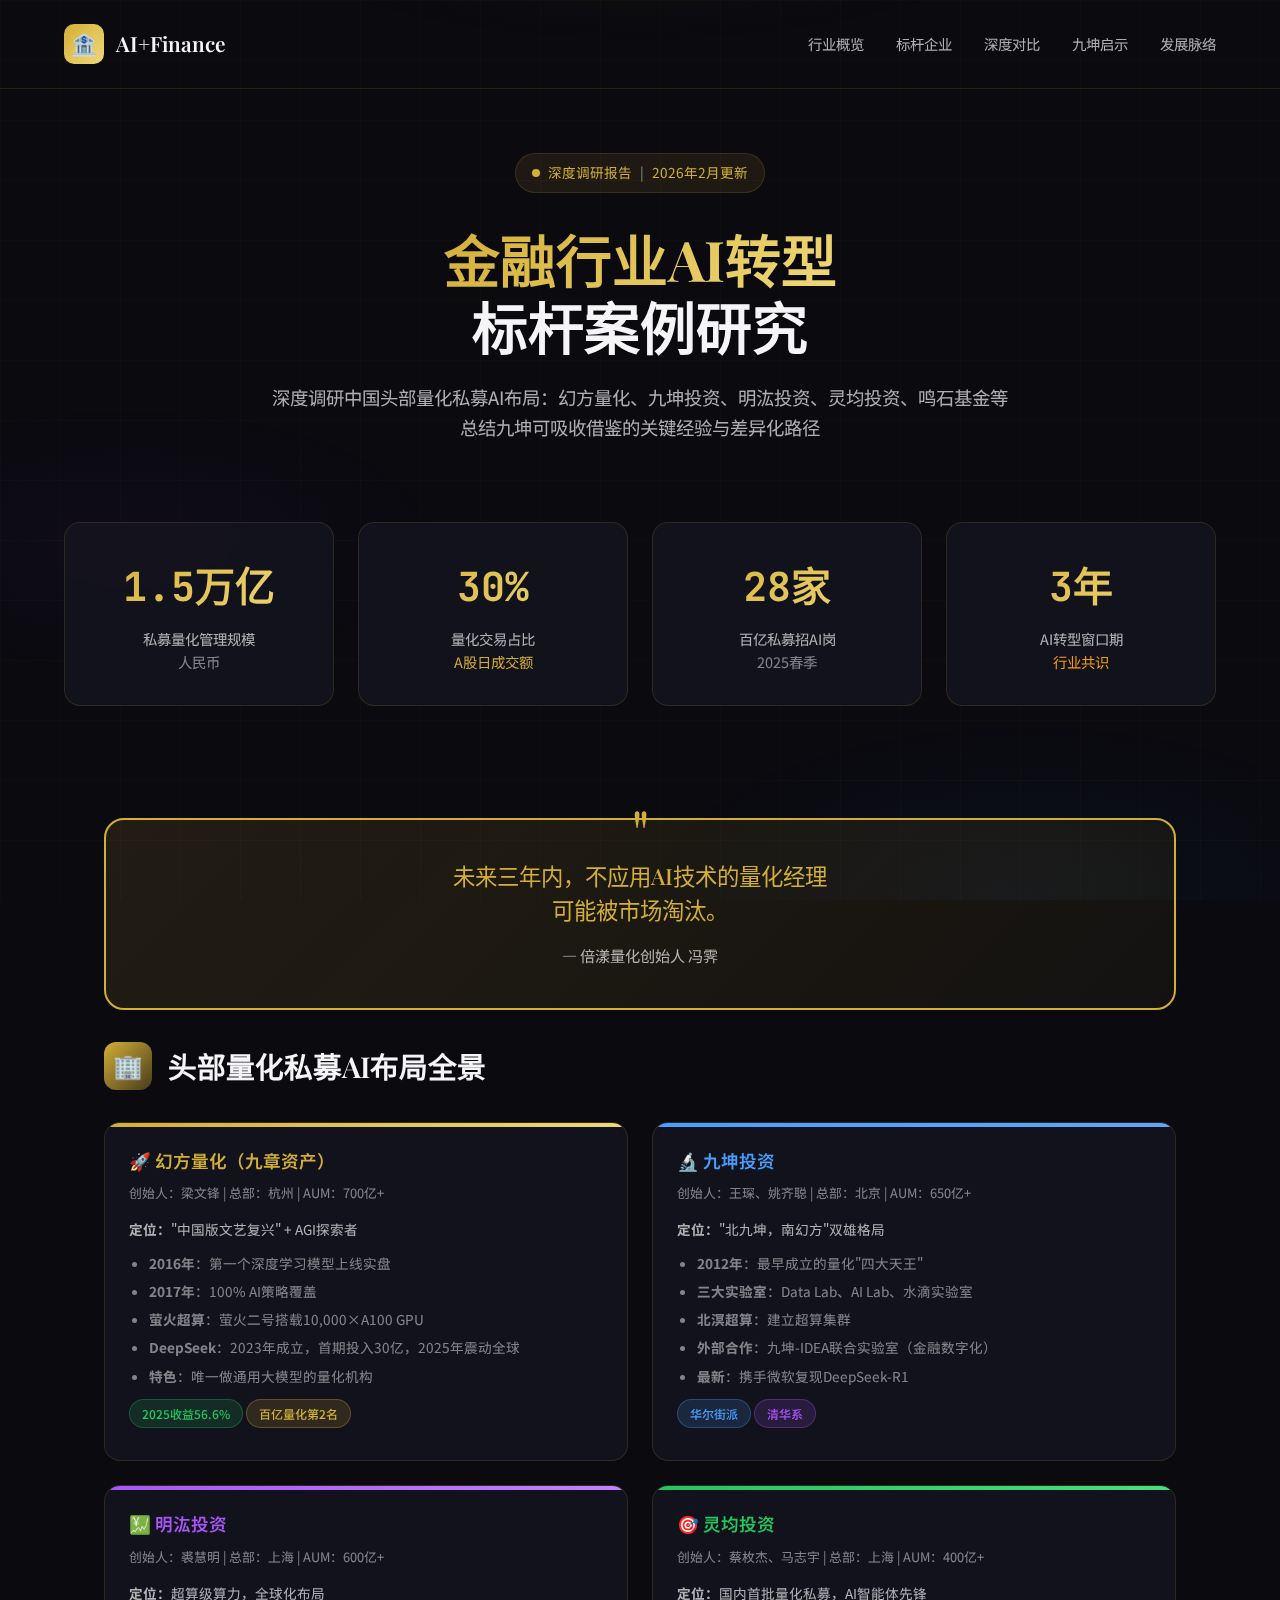
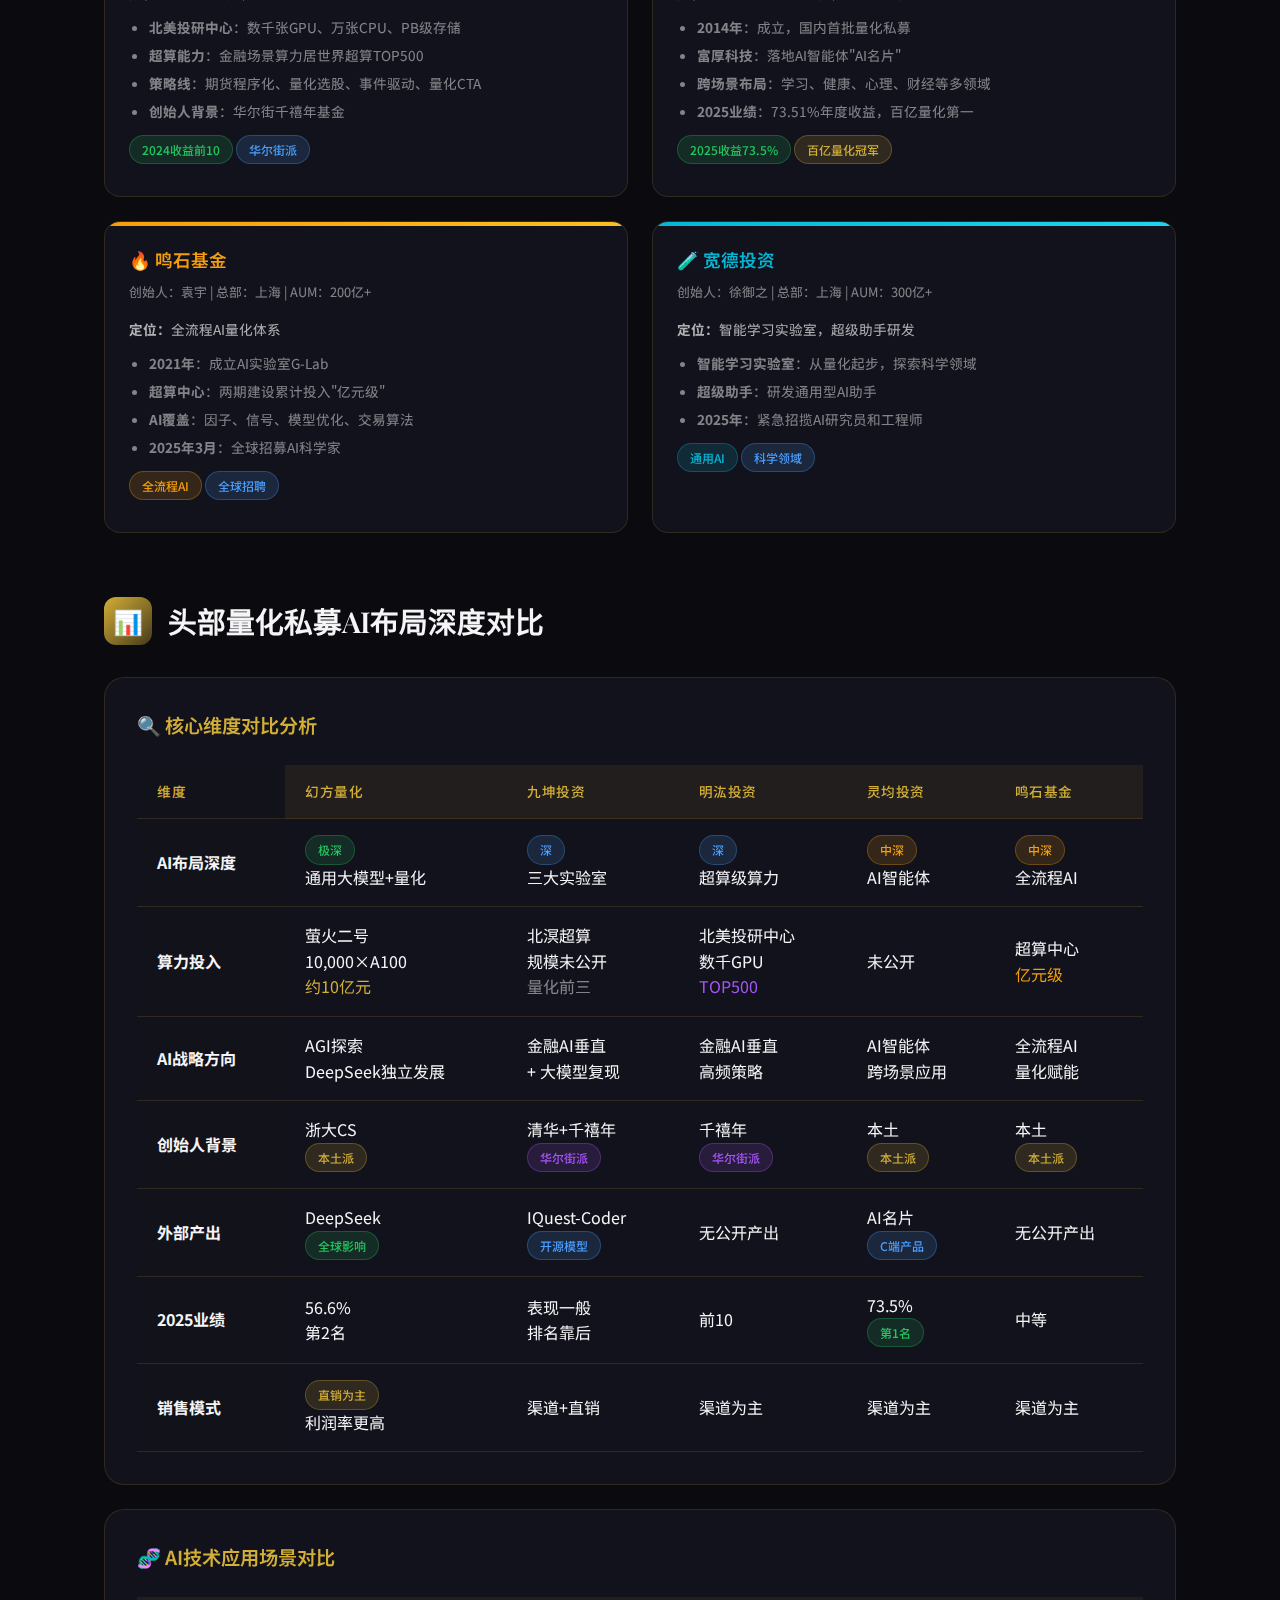
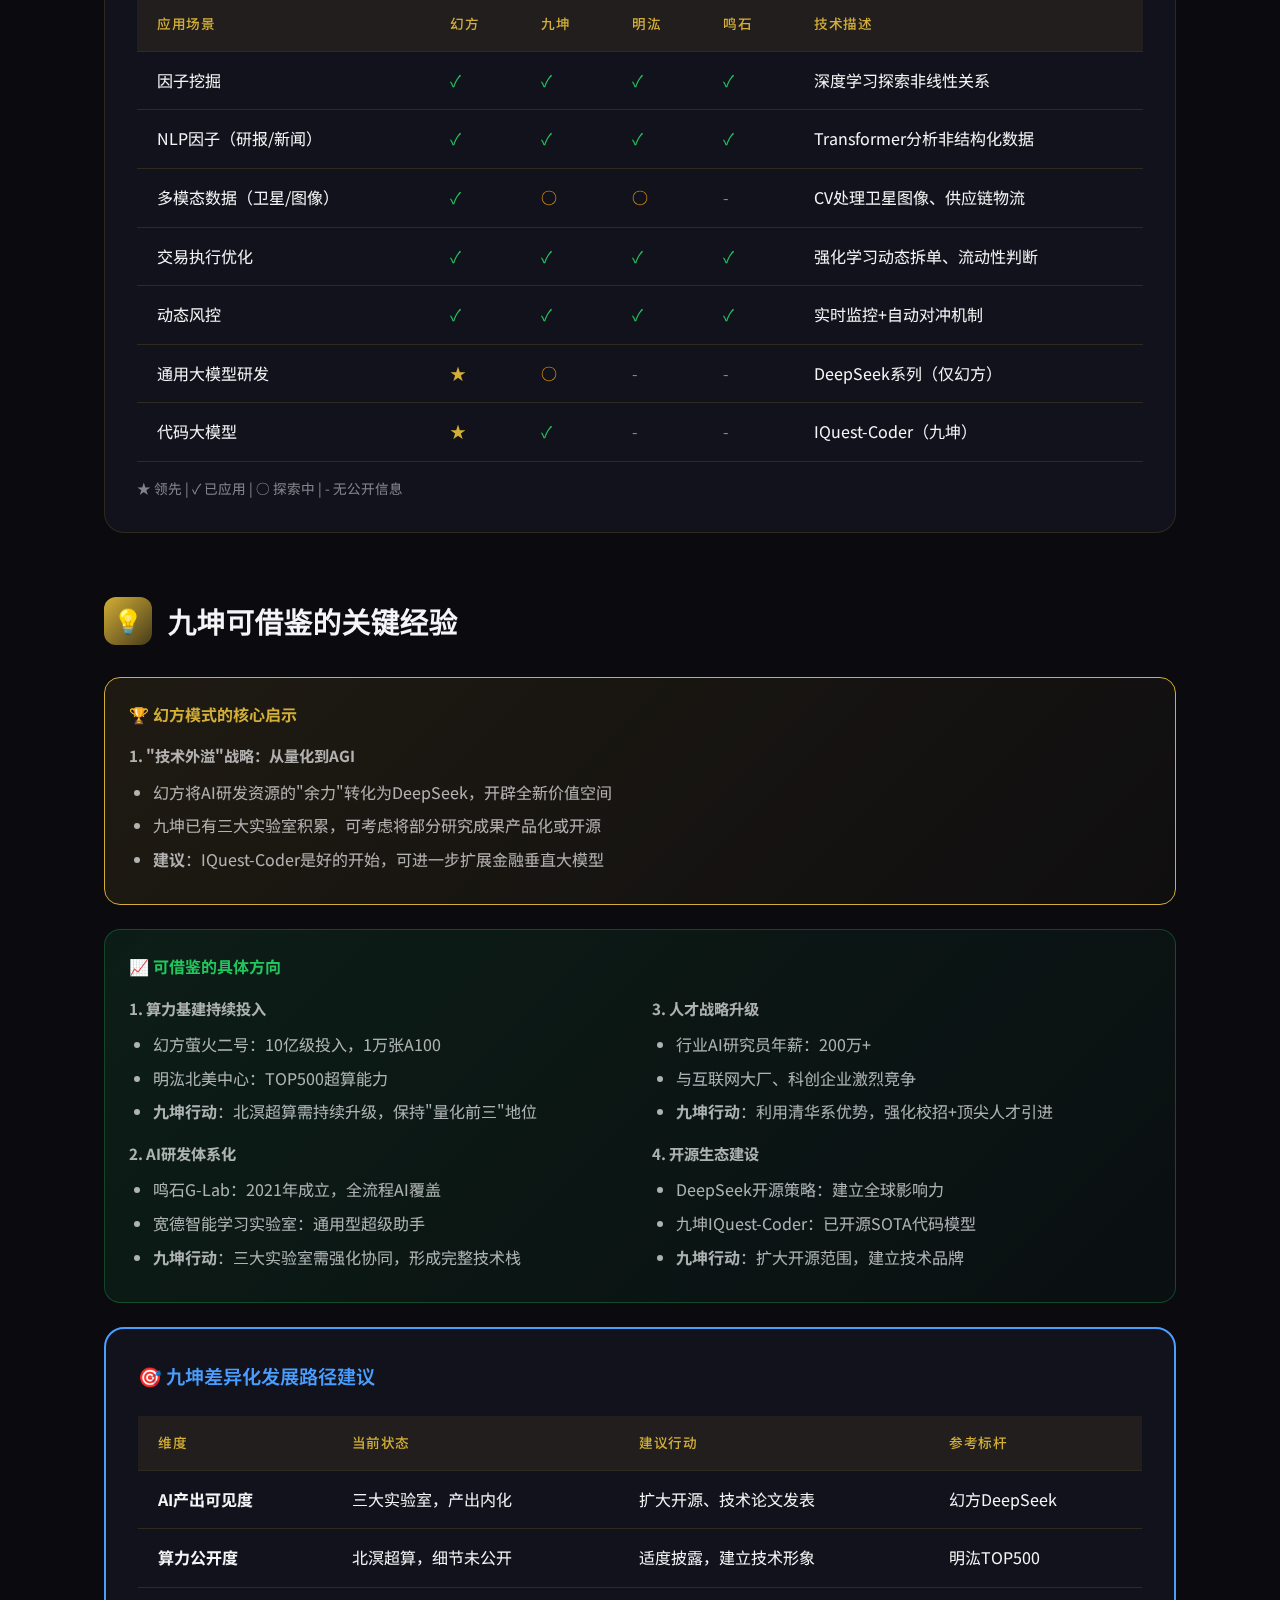
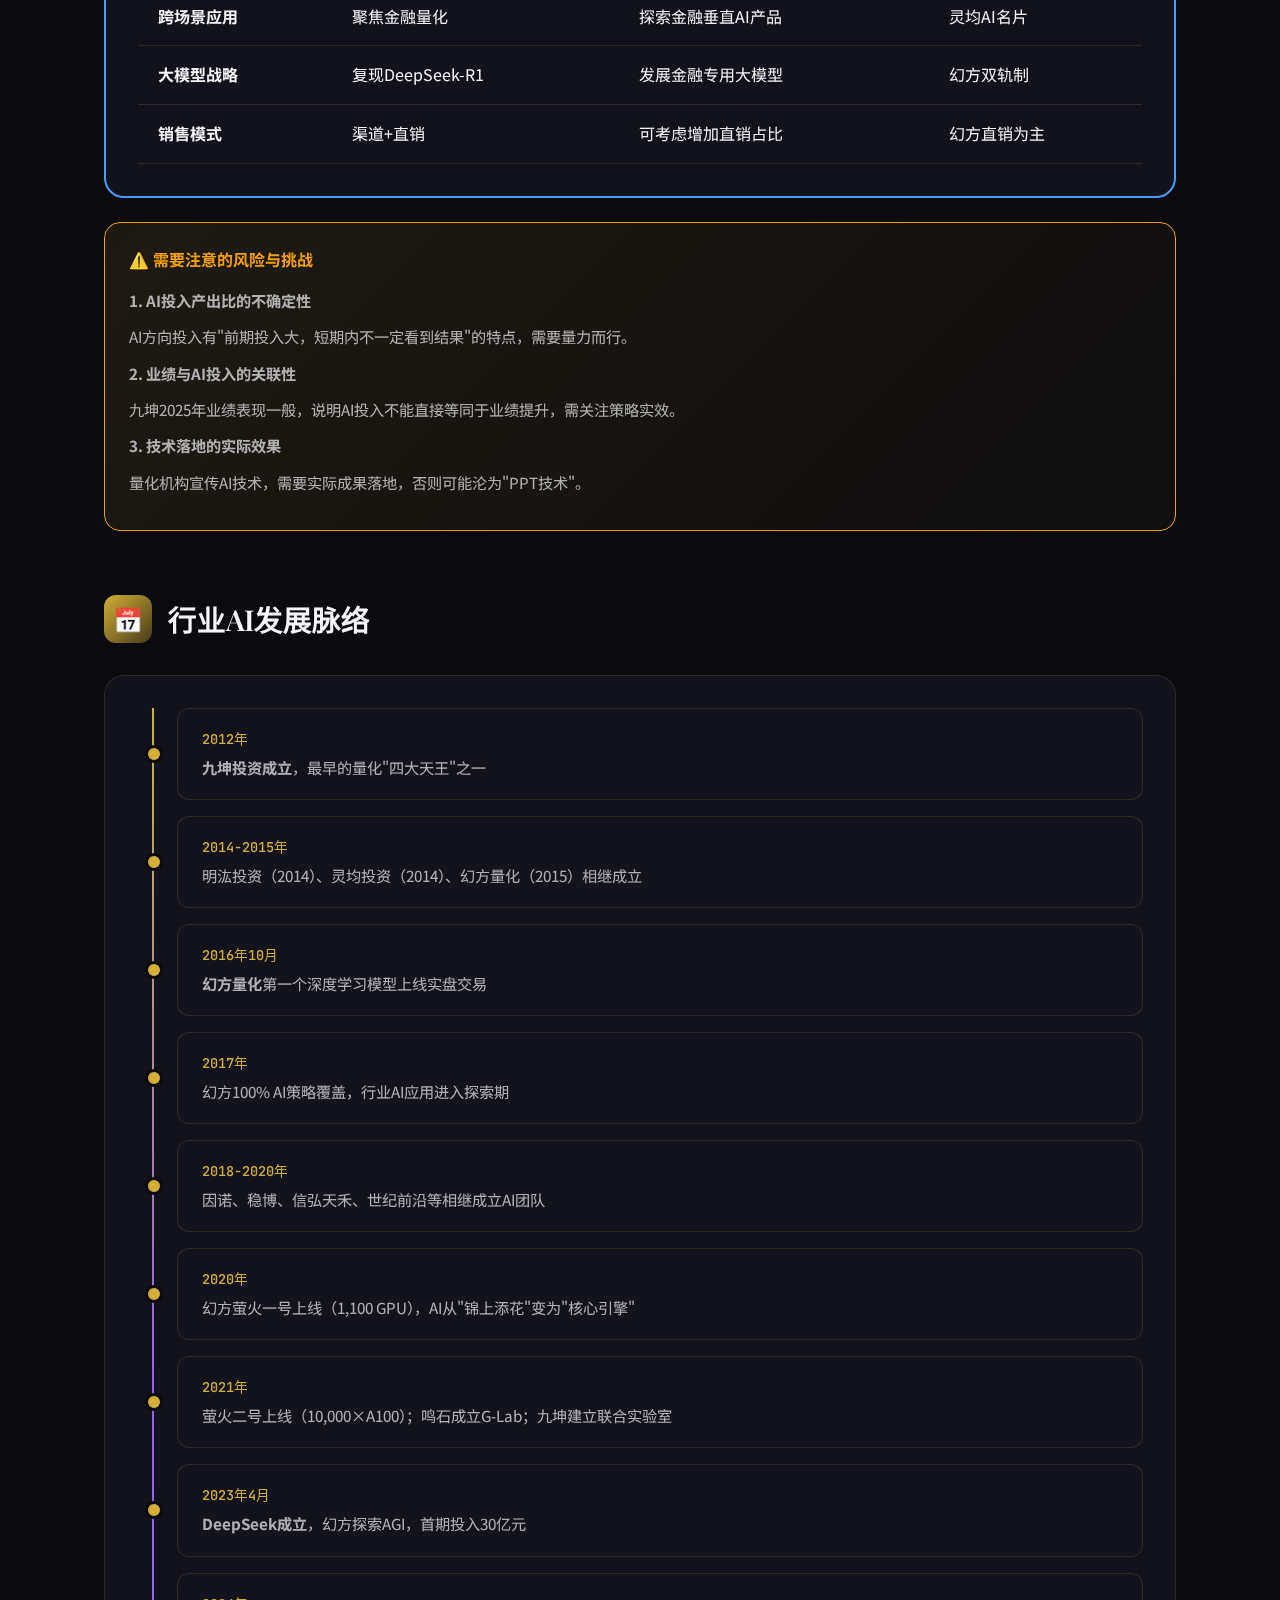
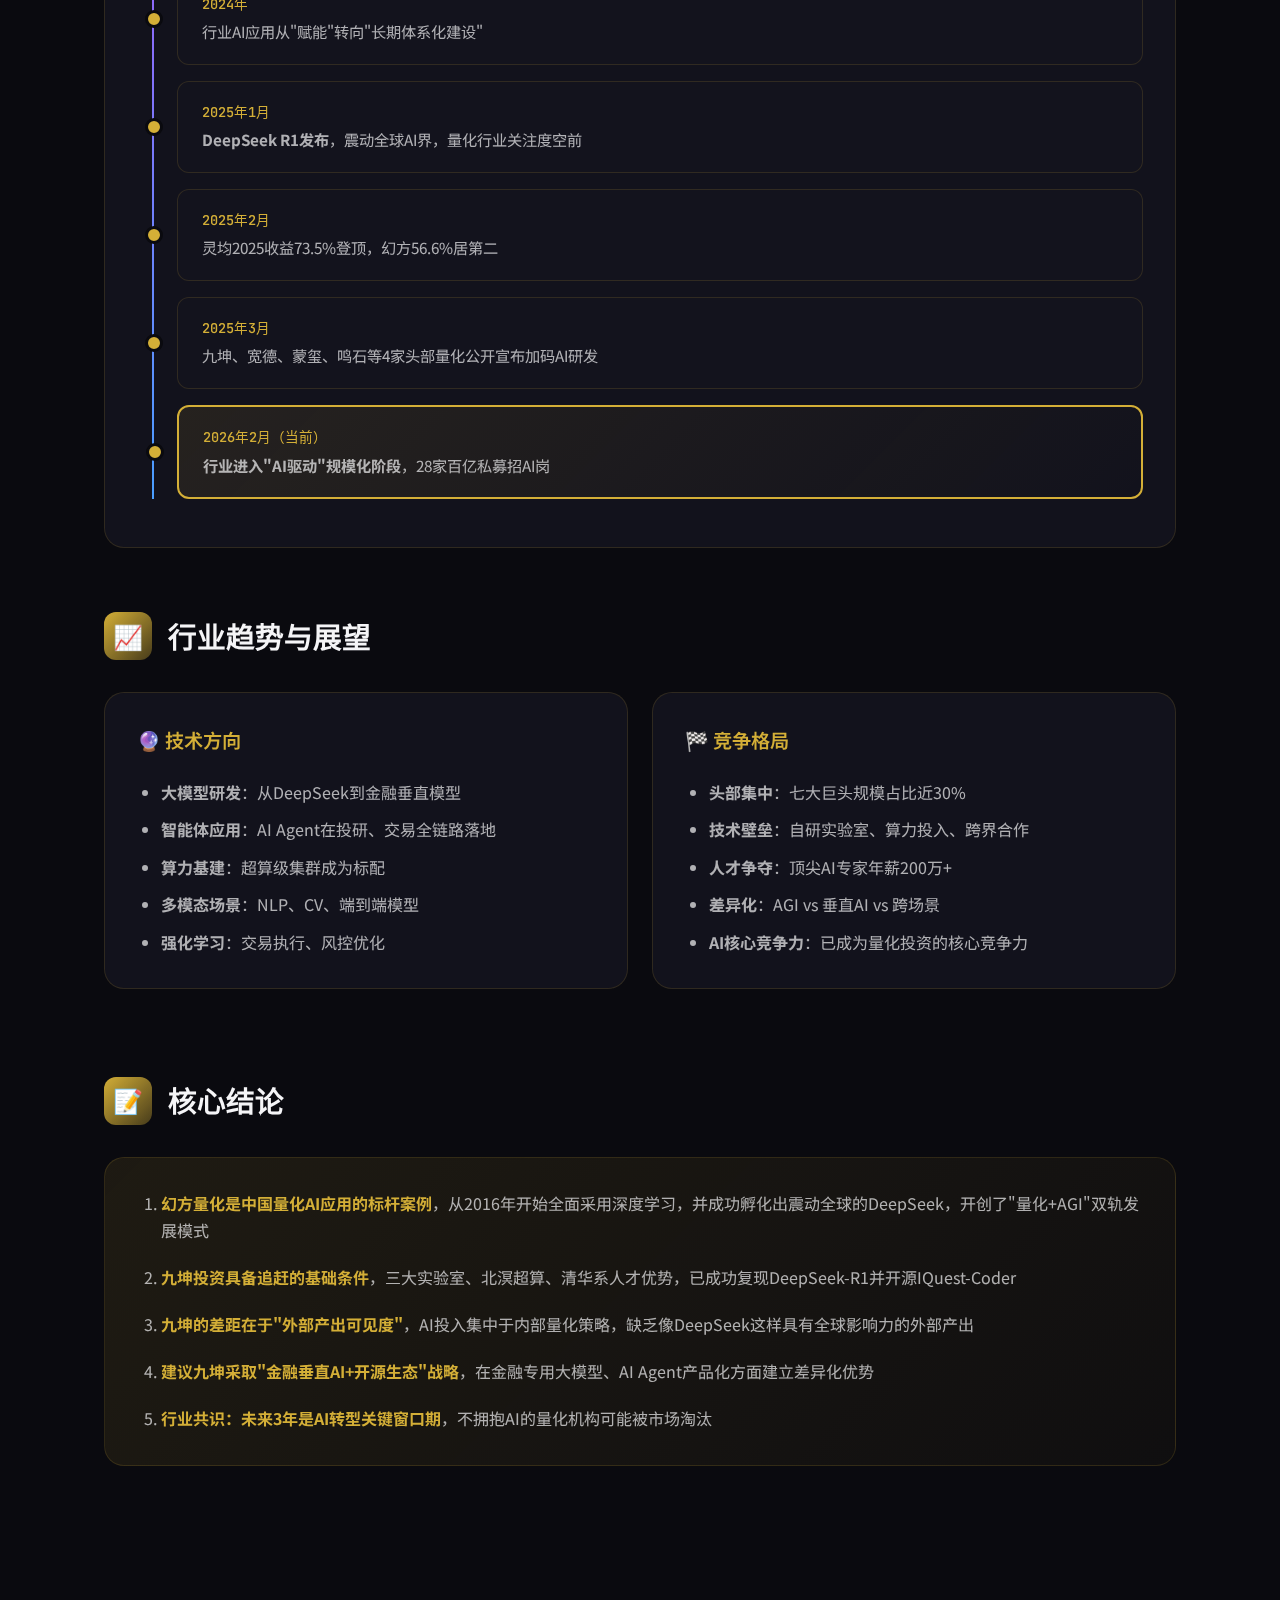
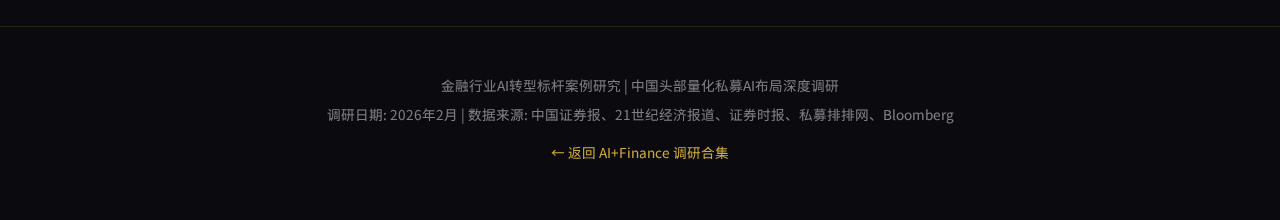
<file: 幻方量化调研报告.html>
<!DOCTYPE html>
<html lang="zh-CN">
<head>
    <meta charset="UTF-8">
    <meta name="viewport" content="width=device-width, initial-scale=1.0">
    <title>金融行业AI转型标杆案例 | 中国头部量化私募AI布局深度调研</title>
    <link rel="preconnect" href="https://fonts.googleapis.com">
    <link rel="preconnect" href="https://fonts.gstatic.com" crossorigin>
    <link href="https://fonts.googleapis.com/css2?family=Noto+Sans+SC:wght@300;400;500;600;700&family=Playfair+Display:wght@500;600;700&family=JetBrains+Mono:wght@400;500&display=swap" rel="stylesheet">
    <style>
        :root {
            --bg-primary: #0a0a0f;
            --bg-secondary: #12121a;
            --bg-card: rgba(20, 20, 30, 0.85);
            --text-primary: #f5f5f7;
            --text-secondary: rgba(245, 245, 247, 0.7);
            --text-muted: rgba(245, 245, 247, 0.5);
            --accent-gold: #d4af37;
            --accent-gold-light: #f0d878;
            --accent-blue: #4a9eff;
            --accent-purple: #a855f7;
            --accent-green: #22c55e;
            --accent-orange: #f59e0b;
            --accent-red: #ef4444;
            --accent-cyan: #06b6d4;
            --border-color: rgba(212, 175, 55, 0.15);
            --glow-gold: rgba(212, 175, 55, 0.3);
        }
        
        * {
            margin: 0;
            padding: 0;
            box-sizing: border-box;
        }
        
        html {
            scroll-behavior: smooth;
        }
        
        body {
            font-family: 'Noto Sans SC', -apple-system, BlinkMacSystemFont, sans-serif;
            background: var(--bg-primary);
            color: var(--text-primary);
            line-height: 1.6;
            min-height: 100vh;
            overflow-x: hidden;
        }
        
        /* Animated Background */
        .bg-pattern {
            position: fixed;
            top: 0;
            left: 0;
            width: 100%;
            height: 100%;
            z-index: -1;
            background:
                radial-gradient(ellipse 80% 50% at 50% -20%, rgba(212, 175, 55, 0.08) 0%, transparent 50%),
                radial-gradient(ellipse 60% 40% at 80% 100%, rgba(74, 158, 255, 0.05) 0%, transparent 50%),
                radial-gradient(ellipse 50% 30% at 10% 60%, rgba(168, 85, 247, 0.04) 0%, transparent 50%);
        }
        
        .grid-lines {
            position: fixed;
            top: 0;
            left: 0;
            width: 100%;
            height: 100%;
            z-index: -1;
            background-image:
                linear-gradient(rgba(212, 175, 55, 0.03) 1px, transparent 1px),
                linear-gradient(90deg, rgba(212, 175, 55, 0.03) 1px, transparent 1px);
            background-size: 60px 60px;
            animation: gridMove 20s linear infinite;
        }
        
        @keyframes gridMove {
            0% { transform: translate(0, 0); }
            100% { transform: translate(60px, 60px); }
        }
        
        @keyframes fadeInUp {
            from { opacity: 0; transform: translateY(30px); }
            to { opacity: 1; transform: translateY(0); }
        }
        
        @keyframes fadeInDown {
            from { opacity: 0; transform: translateY(-20px); }
            to { opacity: 1; transform: translateY(0); }
        }
        
        @keyframes pulse {
            0%, 100% { opacity: 1; transform: scale(1); }
            50% { opacity: 0.5; transform: scale(1.2); }
        }
        
        @keyframes shimmer {
            0% { background-position: -200% center; }
            100% { background-position: 200% center; }
        }
        
        @keyframes float {
            0%, 100% { transform: translateY(0); }
            50% { transform: translateY(-10px); }
        }
        
        /* Header */
        header {
            padding: 1.5rem 4rem;
            display: flex;
            justify-content: space-between;
            align-items: center;
            position: relative;
            z-index: 10;
            border-bottom: 1px solid var(--border-color);
        }
        
        .logo {
            display: flex;
            align-items: center;
            gap: 0.75rem;
            text-decoration: none;
            color: inherit;
        }
        
        .logo-icon {
            width: 40px;
            height: 40px;
            background: linear-gradient(135deg, var(--accent-gold), var(--accent-gold-light));
            border-radius: 10px;
            display: flex;
            align-items: center;
            justify-content: center;
            font-size: 1.3rem;
        }
        
        .logo-text {
            font-family: 'Playfair Display', serif;
            font-size: 1.3rem;
            font-weight: 600;
            color: var(--text-primary);
        }
        
        .nav-links {
            display: flex;
            gap: 2rem;
        }
        
        .nav-links a {
            color: var(--text-secondary);
            text-decoration: none;
            font-size: 0.9rem;
            transition: color 0.3s;
        }
        
        .nav-links a:hover {
            color: var(--accent-gold);
        }
        
        /* Hero Section */
        .hero {
            padding: 4rem 4rem 3rem;
            text-align: center;
            position: relative;
        }
        
        .hero-badge {
            display: inline-flex;
            align-items: center;
            gap: 0.5rem;
            padding: 0.5rem 1rem;
            background: rgba(212, 175, 55, 0.1);
            border: 1px solid var(--border-color);
            border-radius: 30px;
            font-size: 0.85rem;
            color: var(--accent-gold);
            margin-bottom: 2rem;
            animation: fadeInDown 0.8s ease-out;
        }
        
        .hero-badge::before {
            content: '';
            width: 8px;
            height: 8px;
            background: var(--accent-gold);
            border-radius: 50%;
            animation: pulse 2s infinite;
        }
        
        .hero h1 {
            font-family: 'Playfair Display', serif;
            font-size: clamp(2.5rem, 5vw, 3.5rem);
            font-weight: 700;
            line-height: 1.2;
            margin-bottom: 1.5rem;
            animation: fadeInUp 0.8s ease-out 0.2s backwards;
        }
        
        .hero h1 span {
            background: linear-gradient(135deg, var(--accent-gold), var(--accent-gold-light));
            -webkit-background-clip: text;
            -webkit-text-fill-color: transparent;
            background-clip: text;
        }
        
        .hero-subtitle {
            font-size: 1.15rem;
            color: var(--text-secondary);
            max-width: 800px;
            margin: 0 auto 2rem;
            animation: fadeInUp 0.8s ease-out 0.4s backwards;
        }
        
        /* Stats Grid */
        .stats-grid {
            display: grid;
            grid-template-columns: repeat(4, 1fr);
            gap: 1.5rem;
            padding: 0 4rem 3rem;
            animation: fadeInUp 0.8s ease-out 0.6s backwards;
        }
        
        .stat-card {
            background: var(--bg-card);
            border: 1px solid var(--border-color);
            border-radius: 16px;
            padding: 2rem;
            text-align: center;
            backdrop-filter: blur(20px);
            transition: all 0.4s cubic-bezier(0.4, 0, 0.2, 1);
        }
        
        .stat-card:hover {
            transform: translateY(-5px);
            border-color: var(--accent-gold);
            box-shadow: 0 20px 40px rgba(0, 0, 0, 0.3), 0 0 30px var(--glow-gold);
        }
        
        .stat-value {
            font-family: 'JetBrains Mono', monospace;
            font-size: 2.5rem;
            font-weight: 700;
            background: linear-gradient(135deg, var(--accent-gold), var(--accent-gold-light));
            -webkit-background-clip: text;
            -webkit-text-fill-color: transparent;
            background-clip: text;
            margin-bottom: 0.5rem;
        }
        
        .stat-label {
            font-size: 0.9rem;
            color: var(--text-secondary);
        }
        
        /* Container */
        .container {
            max-width: 1200px;
            margin: 0 auto;
            padding: 2rem 4rem;
        }
        
        /* Section */
        .section {
            margin-bottom: 4rem;
        }
        
        .section-header {
            display: flex;
            align-items: center;
            gap: 1rem;
            margin-bottom: 2rem;
        }
        
        .section-icon {
            width: 48px;
            height: 48px;
            background: linear-gradient(135deg, var(--accent-gold), rgba(212, 175, 55, 0.3));
            border-radius: 12px;
            display: flex;
            align-items: center;
            justify-content: center;
            font-size: 1.5rem;
        }
        
        .section-title {
            font-family: 'Playfair Display', serif;
            font-size: 1.8rem;
            font-weight: 600;
        }
        
        /* Cards */
        .card {
            background: var(--bg-card);
            border: 1px solid var(--border-color);
            border-radius: 20px;
            padding: 2rem;
            backdrop-filter: blur(20px);
            margin-bottom: 1.5rem;
            transition: all 0.4s cubic-bezier(0.4, 0, 0.2, 1);
        }
        
        .card:hover {
            border-color: rgba(212, 175, 55, 0.3);
            box-shadow: 0 10px 30px rgba(0, 0, 0, 0.2);
        }
        
        .card h3 {
            font-size: 1.2rem;
            font-weight: 600;
            color: var(--accent-gold);
            margin-bottom: 1.5rem;
            display: flex;
            align-items: center;
            gap: 0.5rem;
        }
        
        /* Table */
        table {
            width: 100%;
            border-collapse: collapse;
        }
        
        th, td {
            padding: 1rem 1.25rem;
            text-align: left;
            border-bottom: 1px solid var(--border-color);
        }
        
        th {
            background: rgba(212, 175, 55, 0.08);
            color: var(--accent-gold);
            font-weight: 500;
            font-size: 0.85rem;
            text-transform: uppercase;
            letter-spacing: 0.5px;
        }
        
        tr:hover td {
            background: rgba(212, 175, 55, 0.03);
        }
        
        /* Badges */
        .badge {
            display: inline-block;
            padding: 0.25rem 0.75rem;
            border-radius: 20px;
            font-size: 0.75rem;
            font-weight: 500;
        }
        
        .badge-success {
            background: rgba(34, 197, 94, 0.15);
            color: var(--accent-green);
            border: 1px solid rgba(34, 197, 94, 0.3);
        }
        
        .badge-info {
            background: rgba(74, 158, 255, 0.15);
            color: var(--accent-blue);
            border: 1px solid rgba(74, 158, 255, 0.3);
        }
        
        .badge-warning {
            background: rgba(245, 158, 11, 0.15);
            color: var(--accent-orange);
            border: 1px solid rgba(245, 158, 11, 0.3);
        }
        
        .badge-gold {
            background: rgba(212, 175, 55, 0.15);
            color: var(--accent-gold);
            border: 1px solid rgba(212, 175, 55, 0.3);
        }
        
        .badge-purple {
            background: rgba(168, 85, 247, 0.15);
            color: var(--accent-purple);
            border: 1px solid rgba(168, 85, 247, 0.3);
        }
        
        .badge-cyan {
            background: rgba(6, 182, 212, 0.15);
            color: var(--accent-cyan);
            border: 1px solid rgba(6, 182, 212, 0.3);
        }
        
        /* Quote Box */
        .quote-box {
            background: linear-gradient(135deg, rgba(212, 175, 55, 0.12), rgba(212, 175, 55, 0.05));
            border: 2px solid var(--accent-gold);
            border-radius: 20px;
            padding: 2.5rem;
            text-align: center;
            position: relative;
            margin: 2rem 0;
        }
        
        .quote-box::before {
            content: '"';
            position: absolute;
            top: -20px;
            left: 50%;
            transform: translateX(-50%);
            font-family: 'Playfair Display', serif;
            font-size: 4rem;
            color: var(--accent-gold);
            line-height: 1;
        }
        
        .quote-text {
            font-family: 'Playfair Display', serif;
            font-size: 1.4rem;
            font-weight: 500;
            color: var(--accent-gold);
            line-height: 1.5;
            margin-bottom: 1rem;
        }
        
        .quote-author {
            color: var(--text-secondary);
            font-size: 0.95rem;
        }
        
        /* Two Column Layout */
        .two-column {
            display: grid;
            grid-template-columns: repeat(2, 1fr);
            gap: 1.5rem;
        }
        
        /* Company Cards */
        .company-grid {
            display: grid;
            grid-template-columns: repeat(2, 1fr);
            gap: 1.5rem;
            margin-top: 1.5rem;
        }
        
        .company-card {
            background: var(--bg-card);
            border-radius: 16px;
            padding: 1.5rem;
            border: 1px solid var(--border-color);
            transition: all 0.4s cubic-bezier(0.4, 0, 0.2, 1);
            position: relative;
            overflow: hidden;
        }
        
        .company-card::before {
            content: '';
            position: absolute;
            top: 0;
            left: 0;
            right: 0;
            height: 4px;
        }
        
        .company-card.gold::before { background: linear-gradient(90deg, var(--accent-gold), var(--accent-gold-light)); }
        .company-card.blue::before { background: linear-gradient(90deg, var(--accent-blue), #60a5fa); }
        .company-card.purple::before { background: linear-gradient(90deg, var(--accent-purple), #c084fc); }
        .company-card.green::before { background: linear-gradient(90deg, var(--accent-green), #4ade80); }
        .company-card.orange::before { background: linear-gradient(90deg, var(--accent-orange), #fbbf24); }
        .company-card.cyan::before { background: linear-gradient(90deg, var(--accent-cyan), #22d3ee); }
        
        .company-card:hover {
            transform: translateY(-5px);
            box-shadow: 0 15px 30px rgba(0, 0, 0, 0.2);
        }
        
        .company-card h4 {
            font-size: 1.1rem;
            font-weight: 600;
            margin-bottom: 0.5rem;
        }
        
        .company-card.gold h4 { color: var(--accent-gold); }
        .company-card.blue h4 { color: var(--accent-blue); }
        .company-card.purple h4 { color: var(--accent-purple); }
        .company-card.green h4 { color: var(--accent-green); }
        .company-card.orange h4 { color: var(--accent-orange); }
        .company-card.cyan h4 { color: var(--accent-cyan); }
        
        .company-card .meta {
            font-size: 0.8rem;
            color: var(--text-muted);
            margin-bottom: 1rem;
        }
        
        .company-card p {
            font-size: 0.85rem;
            color: var(--text-secondary);
            margin-bottom: 0.5rem;
        }
        
        .company-card ul {
            font-size: 0.85rem;
            color: var(--text-muted);
            padding-left: 1.25rem;
            margin-top: 0.75rem;
        }
        
        .company-card li {
            margin-bottom: 0.4rem;
        }
        
        /* Timeline */
        .timeline {
            position: relative;
            padding-left: 40px;
        }
        
        .timeline::before {
            content: '';
            position: absolute;
            left: 15px;
            top: 0;
            bottom: 0;
            width: 2px;
            background: linear-gradient(to bottom, var(--accent-gold), var(--accent-purple), var(--accent-blue));
        }
        
        .timeline-item {
            position: relative;
            padding: 1.25rem 1.5rem;
            background: var(--bg-card);
            border: 1px solid var(--border-color);
            border-radius: 12px;
            margin-bottom: 1rem;
            transition: all 0.3s;
        }
        
        .timeline-item:hover {
            border-color: var(--accent-gold);
            transform: translateX(5px);
        }
        
        .timeline-item::before {
            content: '';
            position: absolute;
            left: -33px;
            top: 50%;
            transform: translateY(-50%);
            width: 12px;
            height: 12px;
            background: var(--accent-gold);
            border-radius: 50%;
            border: 3px solid var(--bg-primary);
        }
        
        .timeline-item.highlight {
            border: 2px solid var(--accent-gold);
            background: linear-gradient(135deg, rgba(212, 175, 55, 0.1), transparent);
        }
        
        .timeline-date {
            font-family: 'JetBrains Mono', monospace;
            font-size: 0.85rem;
            color: var(--accent-gold);
            font-weight: 500;
            margin-bottom: 0.25rem;
        }
        
        .timeline-content {
            color: var(--text-secondary);
            font-size: 0.95rem;
        }
        
        /* Comparison Table */
        .comparison-table {
            overflow-x: auto;
        }
        
        .comparison-table table {
            min-width: 900px;
        }
        
        .comparison-table th:first-child,
        .comparison-table td:first-child {
            position: sticky;
            left: 0;
            background: var(--bg-secondary);
            z-index: 1;
        }
        
        /* Insight Box */
        .insight-box {
            background: linear-gradient(135deg, rgba(34, 197, 94, 0.1), rgba(34, 197, 94, 0.03));
            border: 1px solid rgba(34, 197, 94, 0.3);
            border-radius: 16px;
            padding: 1.5rem;
            margin: 1.5rem 0;
        }
        
        .insight-box h4 {
            color: var(--accent-green);
            margin-bottom: 1rem;
            display: flex;
            align-items: center;
            gap: 0.5rem;
        }
        
        .insight-box p {
            color: var(--text-secondary);
            font-size: 0.95rem;
            margin-bottom: 0.75rem;
        }
        
        .insight-box ul {
            padding-left: 1.5rem;
            color: var(--text-secondary);
        }
        
        .insight-box li {
            margin-bottom: 0.5rem;
        }
        
        /* Highlight Box */
        .highlight-box {
            background: linear-gradient(135deg, rgba(212, 175, 55, 0.1), rgba(212, 175, 55, 0.03));
            border: 1px solid var(--border-color);
            border-radius: 16px;
            padding: 1.5rem;
            margin: 1.5rem 0;
        }
        
        .highlight-box h4 {
            color: var(--accent-gold);
            margin-bottom: 1rem;
            display: flex;
            align-items: center;
            gap: 0.5rem;
        }
        
        .highlight-box p {
            color: var(--text-secondary);
            font-size: 0.95rem;
            margin-bottom: 0.75rem;
        }
        
        /* Progress Bar */
        .progress-container {
            margin: 1rem 0;
        }
        
        .progress-label {
            display: flex;
            justify-content: space-between;
            margin-bottom: 0.5rem;
            font-size: 0.9rem;
        }
        
        .progress-label span:first-child {
            color: var(--text-secondary);
        }
        
        .progress-label span:last-child {
            font-family: 'JetBrains Mono', monospace;
            color: var(--accent-gold);
            font-weight: 500;
        }
        
        .progress-bar {
            height: 8px;
            background: rgba(255, 255, 255, 0.1);
            border-radius: 4px;
            overflow: hidden;
        }
        
        .progress-fill {
            height: 100%;
            background: linear-gradient(90deg, var(--accent-gold), var(--accent-gold-light));
            border-radius: 4px;
            transition: width 1s ease-out;
        }
        
        /* Legend */
        .legend {
            display: grid;
            grid-template-columns: repeat(3, 1fr);
            gap: 1rem;
            margin-top: 1.5rem;
        }
        
        .legend-item {
            display: flex;
            flex-direction: column;
            align-items: center;
            padding: 1rem;
            background: rgba(255, 255, 255, 0.03);
            border-radius: 12px;
            text-align: center;
        }
        
        .legend-item .icon {
            font-size: 2rem;
            margin-bottom: 0.5rem;
        }
        
        .legend-item .title {
            font-weight: 600;
            margin-bottom: 0.25rem;
        }
        
        .legend-item .desc {
            font-size: 0.8rem;
            color: var(--text-muted);
        }
        
        .legend-item.gold .title { color: var(--accent-gold); }
        .legend-item.purple .title { color: var(--accent-purple); }
        .legend-item.orange .title { color: var(--accent-orange); }
        
        /* Footer */
        footer {
            text-align: center;
            padding: 3rem 4rem;
            border-top: 1px solid var(--border-color);
            margin-top: 4rem;
        }
        
        footer p {
            color: var(--text-muted);
            font-size: 0.85rem;
            margin-bottom: 0.5rem;
        }
        
        footer a {
            color: var(--accent-gold);
            text-decoration: none;
        }
        
        footer a:hover {
            text-decoration: underline;
        }
        
        /* Back to Top */
        .back-to-top {
            position: fixed;
            bottom: 2rem;
            right: 2rem;
            width: 50px;
            height: 50px;
            background: var(--accent-gold);
            color: var(--bg-primary);
            border: none;
            border-radius: 50%;
            cursor: pointer;
            font-size: 1.2rem;
            display: flex;
            align-items: center;
            justify-content: center;
            opacity: 0;
            visibility: hidden;
            transition: all 0.3s;
            z-index: 100;
        }
        
        .back-to-top.visible {
            opacity: 1;
            visibility: visible;
        }
        
        .back-to-top:hover {
            transform: translateY(-5px);
            box-shadow: 0 10px 30px var(--glow-gold);
        }
        
        /* Responsive */
        @media (max-width: 1024px) {
            .stats-grid { grid-template-columns: repeat(2, 1fr); }
            .two-column { grid-template-columns: 1fr; }
            .company-grid { grid-template-columns: 1fr; }
            .legend { grid-template-columns: 1fr; }
        }
        
        @media (max-width: 768px) {
            header { padding: 1rem 1.5rem; }
            .hero { padding: 2rem 1.5rem; }
            .stats-grid { padding: 0 1.5rem 2rem; gap: 1rem; }
            .container { padding: 1.5rem; }
            .stat-value { font-size: 2rem; }
            .nav-links { display: none; }
        }
    </style>
</head>
<body>
    <!-- Animated Background -->
    <div class="bg-pattern"></div>
    <div class="grid-lines"></div>
    
    <!-- Header -->
    <header>
        <a href="https://xiaoxiong20260206.github.io/AIFinLearn/" class="logo">
            <div class="logo-icon">🏦</div>
            <span class="logo-text">AI+Finance</span>
        </a>
        <nav class="nav-links">
            <a href="#overview">行业概览</a>
            <a href="#companies">标杆企业</a>
            <a href="#comparison">深度对比</a>
            <a href="#insights">九坤启示</a>
            <a href="#timeline">发展脉络</a>
        </nav>
    </header>
    
    <!-- Hero Section -->
    <section class="hero">
        <div class="hero-badge">
            <span>深度调研报告</span>
            <span style="color: var(--text-muted);">|</span>
            <span>2026年2月更新</span>
        </div>
        <h1>
            <span>金融行业AI转型</span><br>标杆案例研究
        </h1>
        <p class="hero-subtitle">
            深度调研中国头部量化私募AI布局：幻方量化、九坤投资、明汯投资、灵均投资、鸣石基金等<br>
            总结九坤可吸收借鉴的关键经验与差异化路径
        </p>
    </section>
    
    <!-- Stats Grid -->
    <section class="stats-grid" id="overview">
        <div class="stat-card">
            <div class="stat-value">1.5万亿</div>
            <div class="stat-label">私募量化管理规模<br><span style="color: var(--text-muted);">人民币</span></div>
        </div>
        <div class="stat-card">
            <div class="stat-value">30%</div>
            <div class="stat-label">量化交易占比<br><span style="color: var(--accent-gold);">A股日成交额</span></div>
        </div>
        <div class="stat-card">
            <div class="stat-value">28家</div>
            <div class="stat-label">百亿私募招AI岗<br><span style="color: var(--text-muted);">2025春季</span></div>
        </div>
        <div class="stat-card">
            <div class="stat-value">3年</div>
            <div class="stat-label">AI转型窗口期<br><span style="color: var(--accent-orange);">行业共识</span></div>
        </div>
    </section>
    
    <div class="container">
        <!-- Industry Quote -->
        <div class="quote-box">
            <p class="quote-text">
                未来三年内，不应用AI技术的量化经理<br>可能被市场淘汰。
            </p>
            <p class="quote-author">— 倍漾量化创始人 冯霁</p>
        </div>
        
        <!-- Company Profiles -->
        <section class="section" id="companies">
            <div class="section-header">
                <div class="section-icon">🏢</div>
                <h2 class="section-title">头部量化私募AI布局全景</h2>
            </div>
            
            <div class="company-grid">
                <!-- 幻方量化 -->
                <div class="company-card gold">
                    <h4>🚀 幻方量化（九章资产）</h4>
                    <div class="meta">创始人：梁文锋 | 总部：杭州 | AUM：700亿+</div>
                    <p><strong>定位：</strong>"中国版文艺复兴" + AGI探索者</p>
                    <ul>
                        <li><strong>2016年</strong>：第一个深度学习模型上线实盘</li>
                        <li><strong>2017年</strong>：100% AI策略覆盖</li>
                        <li><strong>萤火超算</strong>：萤火二号搭载10,000×A100 GPU</li>
                        <li><strong>DeepSeek</strong>：2023年成立，首期投入30亿，2025年震动全球</li>
                        <li><strong>特色</strong>：唯一做通用大模型的量化机构</li>
                    </ul>
                    <p style="margin-top: 0.75rem;"><span class="badge badge-success">2025收益56.6%</span> <span class="badge badge-gold">百亿量化第2名</span></p>
                </div>
                
                <!-- 九坤投资 -->
                <div class="company-card blue">
                    <h4>🔬 九坤投资</h4>
                    <div class="meta">创始人：王琛、姚齐聪 | 总部：北京 | AUM：650亿+</div>
                    <p><strong>定位：</strong>"北九坤，南幻方"双雄格局</p>
                    <ul>
                        <li><strong>2012年</strong>：最早成立的量化"四大天王"</li>
                        <li><strong>三大实验室</strong>：Data Lab、AI Lab、水滴实验室</li>
                        <li><strong>北溟超算</strong>：建立超算集群</li>
                        <li><strong>外部合作</strong>：九坤-IDEA联合实验室（金融数字化）</li>
                        <li><strong>最新</strong>：携手微软复现DeepSeek-R1</li>
                    </ul>
                    <p style="margin-top: 0.75rem;"><span class="badge badge-info">华尔街派</span> <span class="badge badge-purple">清华系</span></p>
                </div>
                
                <!-- 明汯投资 -->
                <div class="company-card purple">
                    <h4>💹 明汯投资</h4>
                    <div class="meta">创始人：裘慧明 | 总部：上海 | AUM：600亿+</div>
                    <p><strong>定位：</strong>超算级算力，全球化布局</p>
                    <ul>
                        <li><strong>北美投研中心</strong>：数千张GPU、万张CPU、PB级存储</li>
                        <li><strong>超算能力</strong>：金融场景算力居世界超算TOP500</li>
                        <li><strong>策略线</strong>：期货程序化、量化选股、事件驱动、量化CTA</li>
                        <li><strong>创始人背景</strong>：华尔街千禧年基金</li>
                    </ul>
                    <p style="margin-top: 0.75rem;"><span class="badge badge-success">2024收益前10</span> <span class="badge badge-info">华尔街派</span></p>
                </div>
                
                <!-- 灵均投资 -->
                <div class="company-card green">
                    <h4>🎯 灵均投资</h4>
                    <div class="meta">创始人：蔡枚杰、马志宇 | 总部：上海 | AUM：400亿+</div>
                    <p><strong>定位：</strong>国内首批量化私募，AI智能体先锋</p>
                    <ul>
                        <li><strong>2014年</strong>：成立，国内首批量化私募</li>
                        <li><strong>富厚科技</strong>：落地AI智能体"AI名片"</li>
                        <li><strong>跨场景布局</strong>：学习、健康、心理、财经等多领域</li>
                        <li><strong>2025业绩</strong>：73.51%年度收益，百亿量化第一</li>
                    </ul>
                    <p style="margin-top: 0.75rem;"><span class="badge badge-success">2025收益73.5%</span> <span class="badge badge-gold">百亿量化冠军</span></p>
                </div>
                
                <!-- 鸣石基金 -->
                <div class="company-card orange">
                    <h4>🔥 鸣石基金</h4>
                    <div class="meta">创始人：袁宇 | 总部：上海 | AUM：200亿+</div>
                    <p><strong>定位：</strong>全流程AI量化体系</p>
                    <ul>
                        <li><strong>2021年</strong>：成立AI实验室G-Lab</li>
                        <li><strong>超算中心</strong>：两期建设累计投入"亿元级"</li>
                        <li><strong>AI覆盖</strong>：因子、信号、模型优化、交易算法</li>
                        <li><strong>2025年3月</strong>：全球招募AI科学家</li>
                    </ul>
                    <p style="margin-top: 0.75rem;"><span class="badge badge-warning">全流程AI</span> <span class="badge badge-info">全球招聘</span></p>
                </div>
                
                <!-- 宽德投资 -->
                <div class="company-card cyan">
                    <h4>🧪 宽德投资</h4>
                    <div class="meta">创始人：徐御之 | 总部：上海 | AUM：300亿+</div>
                    <p><strong>定位：</strong>智能学习实验室，超级助手研发</p>
                    <ul>
                        <li><strong>智能学习实验室</strong>：从量化起步，探索科学领域</li>
                        <li><strong>超级助手</strong>：研发通用型AI助手</li>
                        <li><strong>2025年</strong>：紧急招揽AI研究员和工程师</li>
                    </ul>
                    <p style="margin-top: 0.75rem;"><span class="badge badge-cyan">通用AI</span> <span class="badge badge-info">科学领域</span></p>
                </div>
            </div>
        </section>
        
        <!-- Comparison Table -->
        <section class="section" id="comparison">
            <div class="section-header">
                <div class="section-icon">📊</div>
                <h2 class="section-title">头部量化私募AI布局深度对比</h2>
            </div>
            
            <div class="card">
                <h3>🔍 核心维度对比分析</h3>
                <div class="comparison-table">
                    <table>
                        <tr>
                            <th>维度</th>
                            <th>幻方量化</th>
                            <th>九坤投资</th>
                            <th>明汯投资</th>
                            <th>灵均投资</th>
                            <th>鸣石基金</th>
                        </tr>
                        <tr>
                            <td><strong>AI布局深度</strong></td>
                            <td><span class="badge badge-success">极深</span><br>通用大模型+量化</td>
                            <td><span class="badge badge-info">深</span><br>三大实验室</td>
                            <td><span class="badge badge-info">深</span><br>超算级算力</td>
                            <td><span class="badge badge-warning">中深</span><br>AI智能体</td>
                            <td><span class="badge badge-warning">中深</span><br>全流程AI</td>
                        </tr>
                        <tr>
                            <td><strong>算力投入</strong></td>
                            <td>萤火二号<br>10,000×A100<br><span style="color: var(--accent-gold);">约10亿元</span></td>
                            <td>北溟超算<br>规模未公开<br><span style="color: var(--text-muted);">量化前三</span></td>
                            <td>北美投研中心<br>数千GPU<br><span style="color: var(--accent-purple);">TOP500</span></td>
                            <td>未公开</td>
                            <td>超算中心<br><span style="color: var(--accent-orange);">亿元级</span></td>
                        </tr>
                        <tr>
                            <td><strong>AI战略方向</strong></td>
                            <td>AGI探索<br>DeepSeek独立发展</td>
                            <td>金融AI垂直<br>+ 大模型复现</td>
                            <td>金融AI垂直<br>高频策略</td>
                            <td>AI智能体<br>跨场景应用</td>
                            <td>全流程AI<br>量化赋能</td>
                        </tr>
                        <tr>
                            <td><strong>创始人背景</strong></td>
                            <td>浙大CS<br><span class="badge badge-gold">本土派</span></td>
                            <td>清华+千禧年<br><span class="badge badge-purple">华尔街派</span></td>
                            <td>千禧年<br><span class="badge badge-purple">华尔街派</span></td>
                            <td>本土<br><span class="badge badge-gold">本土派</span></td>
                            <td>本土<br><span class="badge badge-gold">本土派</span></td>
                        </tr>
                        <tr>
                            <td><strong>外部产出</strong></td>
                            <td>DeepSeek<br><span class="badge badge-success">全球影响</span></td>
                            <td>IQuest-Coder<br><span class="badge badge-info">开源模型</span></td>
                            <td>无公开产出</td>
                            <td>AI名片<br><span class="badge badge-info">C端产品</span></td>
                            <td>无公开产出</td>
                        </tr>
                        <tr>
                            <td><strong>2025业绩</strong></td>
                            <td>56.6%<br>第2名</td>
                            <td>表现一般<br>排名靠后</td>
                            <td>前10</td>
                            <td>73.5%<br><span class="badge badge-success">第1名</span></td>
                            <td>中等</td>
                        </tr>
                        <tr>
                            <td><strong>销售模式</strong></td>
                            <td><span class="badge badge-gold">直销为主</span><br>利润率更高</td>
                            <td>渠道+直销</td>
                            <td>渠道为主</td>
                            <td>渠道为主</td>
                            <td>渠道为主</td>
                        </tr>
                    </table>
                </div>
            </div>
            
            <div class="card">
                <h3>🧬 AI技术应用场景对比</h3>
                <table>
                    <tr>
                        <th>应用场景</th>
                        <th>幻方</th>
                        <th>九坤</th>
                        <th>明汯</th>
                        <th>鸣石</th>
                        <th>技术描述</th>
                    </tr>
                    <tr>
                        <td>因子挖掘</td>
                        <td style="color: var(--accent-green);">✓</td>
                        <td style="color: var(--accent-green);">✓</td>
                        <td style="color: var(--accent-green);">✓</td>
                        <td style="color: var(--accent-green);">✓</td>
                        <td>深度学习探索非线性关系</td>
                    </tr>
                    <tr>
                        <td>NLP因子（研报/新闻）</td>
                        <td style="color: var(--accent-green);">✓</td>
                        <td style="color: var(--accent-green);">✓</td>
                        <td style="color: var(--accent-green);">✓</td>
                        <td style="color: var(--accent-green);">✓</td>
                        <td>Transformer分析非结构化数据</td>
                    </tr>
                    <tr>
                        <td>多模态数据（卫星/图像）</td>
                        <td style="color: var(--accent-green);">✓</td>
                        <td style="color: var(--accent-orange);">○</td>
                        <td style="color: var(--accent-orange);">○</td>
                        <td style="color: var(--text-muted);">-</td>
                        <td>CV处理卫星图像、供应链物流</td>
                    </tr>
                    <tr>
                        <td>交易执行优化</td>
                        <td style="color: var(--accent-green);">✓</td>
                        <td style="color: var(--accent-green);">✓</td>
                        <td style="color: var(--accent-green);">✓</td>
                        <td style="color: var(--accent-green);">✓</td>
                        <td>强化学习动态拆单、流动性判断</td>
                    </tr>
                    <tr>
                        <td>动态风控</td>
                        <td style="color: var(--accent-green);">✓</td>
                        <td style="color: var(--accent-green);">✓</td>
                        <td style="color: var(--accent-green);">✓</td>
                        <td style="color: var(--accent-green);">✓</td>
                        <td>实时监控+自动对冲机制</td>
                    </tr>
                    <tr>
                        <td>通用大模型研发</td>
                        <td style="color: var(--accent-gold);">★</td>
                        <td style="color: var(--accent-orange);">○</td>
                        <td style="color: var(--text-muted);">-</td>
                        <td style="color: var(--text-muted);">-</td>
                        <td>DeepSeek系列（仅幻方）</td>
                    </tr>
                    <tr>
                        <td>代码大模型</td>
                        <td style="color: var(--accent-gold);">★</td>
                        <td style="color: var(--accent-green);">✓</td>
                        <td style="color: var(--text-muted);">-</td>
                        <td style="color: var(--text-muted);">-</td>
                        <td>IQuest-Coder（九坤）</td>
                    </tr>
                </table>
                <p style="color: var(--text-muted); margin-top: 1rem; font-size: 0.85rem;">
                    ★ 领先 | ✓ 已应用 | ○ 探索中 | - 无公开信息
                </p>
            </div>
        </section>
        
        <!-- Insights for Jiukun -->
        <section class="section" id="insights">
            <div class="section-header">
                <div class="section-icon">💡</div>
                <h2 class="section-title">九坤可借鉴的关键经验</h2>
            </div>
            
            <div class="insight-box" style="border-color: var(--accent-gold); background: linear-gradient(135deg, rgba(212, 175, 55, 0.1), rgba(212, 175, 55, 0.03));">
                <h4 style="color: var(--accent-gold);">🏆 幻方模式的核心启示</h4>
                <p><strong>1. "技术外溢"战略：从量化到AGI</strong></p>
                <ul>
                    <li>幻方将AI研发资源的"余力"转化为DeepSeek，开辟全新价值空间</li>
                    <li>九坤已有三大实验室积累，可考虑将部分研究成果产品化或开源</li>
                    <li><strong>建议</strong>：IQuest-Coder是好的开始，可进一步扩展金融垂直大模型</li>
                </ul>
            </div>
            
            <div class="insight-box">
                <h4>📈 可借鉴的具体方向</h4>
                <div class="two-column">
                    <div>
                        <p><strong>1. 算力基建持续投入</strong></p>
                        <ul>
                            <li>幻方萤火二号：10亿级投入，1万张A100</li>
                            <li>明汯北美中心：TOP500超算能力</li>
                            <li><strong>九坤行动</strong>：北溟超算需持续升级，保持"量化前三"地位</li>
                        </ul>
                        
                        <p style="margin-top: 1rem;"><strong>2. AI研发体系化</strong></p>
                        <ul>
                            <li>鸣石G-Lab：2021年成立，全流程AI覆盖</li>
                            <li>宽德智能学习实验室：通用型超级助手</li>
                            <li><strong>九坤行动</strong>：三大实验室需强化协同，形成完整技术栈</li>
                        </ul>
                    </div>
                    <div>
                        <p><strong>3. 人才战略升级</strong></p>
                        <ul>
                            <li>行业AI研究员年薪：200万+</li>
                            <li>与互联网大厂、科创企业激烈竞争</li>
                            <li><strong>九坤行动</strong>：利用清华系优势，强化校招+顶尖人才引进</li>
                        </ul>
                        
                        <p style="margin-top: 1rem;"><strong>4. 开源生态建设</strong></p>
                        <ul>
                            <li>DeepSeek开源策略：建立全球影响力</li>
                            <li>九坤IQuest-Coder：已开源SOTA代码模型</li>
                            <li><strong>九坤行动</strong>：扩大开源范围，建立技术品牌</li>
                        </ul>
                    </div>
                </div>
            </div>
            
            <div class="card" style="border: 2px solid var(--accent-blue);">
                <h3 style="color: var(--accent-blue);">🎯 九坤差异化发展路径建议</h3>
                <table>
                    <tr>
                        <th>维度</th>
                        <th>当前状态</th>
                        <th>建议行动</th>
                        <th>参考标杆</th>
                    </tr>
                    <tr>
                        <td><strong>AI产出可见度</strong></td>
                        <td>三大实验室，产出内化</td>
                        <td>扩大开源、技术论文发表</td>
                        <td>幻方DeepSeek</td>
                    </tr>
                    <tr>
                        <td><strong>算力公开度</strong></td>
                        <td>北溟超算，细节未公开</td>
                        <td>适度披露，建立技术形象</td>
                        <td>明汯TOP500</td>
                    </tr>
                    <tr>
                        <td><strong>跨场景应用</strong></td>
                        <td>聚焦金融量化</td>
                        <td>探索金融垂直AI产品</td>
                        <td>灵均AI名片</td>
                    </tr>
                    <tr>
                        <td><strong>大模型战略</strong></td>
                        <td>复现DeepSeek-R1</td>
                        <td>发展金融专用大模型</td>
                        <td>幻方双轨制</td>
                    </tr>
                    <tr>
                        <td><strong>销售模式</strong></td>
                        <td>渠道+直销</td>
                        <td>可考虑增加直销占比</td>
                        <td>幻方直销为主</td>
                    </tr>
                </table>
            </div>
            
            <div class="highlight-box" style="border-color: var(--accent-orange);">
                <h4 style="color: var(--accent-orange);">⚠️ 需要注意的风险与挑战</h4>
                <p><strong>1. AI投入产出比的不确定性</strong></p>
                <p>AI方向投入有"前期投入大，短期内不一定看到结果"的特点，需要量力而行。</p>
                <p style="margin-top: 0.75rem;"><strong>2. 业绩与AI投入的关联性</strong></p>
                <p>九坤2025年业绩表现一般，说明AI投入不能直接等同于业绩提升，需关注策略实效。</p>
                <p style="margin-top: 0.75rem;"><strong>3. 技术落地的实际效果</strong></p>
                <p>量化机构宣传AI技术，需要实际成果落地，否则可能沦为"PPT技术"。</p>
            </div>
        </section>
        
        <!-- Timeline -->
        <section class="section" id="timeline">
            <div class="section-header">
                <div class="section-icon">📅</div>
                <h2 class="section-title">行业AI发展脉络</h2>
            </div>
            
            <div class="card">
                <div class="timeline">
                    <div class="timeline-item">
                        <div class="timeline-date">2012年</div>
                        <div class="timeline-content"><strong>九坤投资成立</strong>，最早的量化"四大天王"之一</div>
                    </div>
                    <div class="timeline-item">
                        <div class="timeline-date">2014-2015年</div>
                        <div class="timeline-content">明汯投资（2014）、灵均投资（2014）、幻方量化（2015）相继成立</div>
                    </div>
                    <div class="timeline-item">
                        <div class="timeline-date">2016年10月</div>
                        <div class="timeline-content"><strong>幻方量化</strong>第一个深度学习模型上线实盘交易</div>
                    </div>
                    <div class="timeline-item">
                        <div class="timeline-date">2017年</div>
                        <div class="timeline-content">幻方100% AI策略覆盖，行业AI应用进入探索期</div>
                    </div>
                    <div class="timeline-item">
                        <div class="timeline-date">2018-2020年</div>
                        <div class="timeline-content">因诺、稳博、信弘天禾、世纪前沿等相继成立AI团队</div>
                    </div>
                    <div class="timeline-item">
                        <div class="timeline-date">2020年</div>
                        <div class="timeline-content">幻方萤火一号上线（1,100 GPU），AI从"锦上添花"变为"核心引擎"</div>
                    </div>
                    <div class="timeline-item">
                        <div class="timeline-date">2021年</div>
                        <div class="timeline-content">萤火二号上线（10,000×A100）；鸣石成立G-Lab；九坤建立联合实验室</div>
                    </div>
                    <div class="timeline-item">
                        <div class="timeline-date">2023年4月</div>
                        <div class="timeline-content"><strong>DeepSeek成立</strong>，幻方探索AGI，首期投入30亿元</div>
                    </div>
                    <div class="timeline-item">
                        <div class="timeline-date">2024年</div>
                        <div class="timeline-content">行业AI应用从"赋能"转向"长期体系化建设"</div>
                    </div>
                    <div class="timeline-item">
                        <div class="timeline-date">2025年1月</div>
                        <div class="timeline-content"><strong>DeepSeek R1发布</strong>，震动全球AI界，量化行业关注度空前</div>
                    </div>
                    <div class="timeline-item">
                        <div class="timeline-date">2025年2月</div>
                        <div class="timeline-content">灵均2025收益73.5%登顶，幻方56.6%居第二</div>
                    </div>
                    <div class="timeline-item">
                        <div class="timeline-date">2025年3月</div>
                        <div class="timeline-content">九坤、宽德、蒙玺、鸣石等4家头部量化公开宣布加码AI研发</div>
                    </div>
                    <div class="timeline-item highlight">
                        <div class="timeline-date">2026年2月（当前）</div>
                        <div class="timeline-content"><strong>行业进入"AI驱动"规模化阶段</strong>，28家百亿私募招AI岗</div>
                    </div>
                </div>
            </div>
        </section>
        
        <!-- Industry Trends -->
        <section class="section">
            <div class="section-header">
                <div class="section-icon">📈</div>
                <h2 class="section-title">行业趋势与展望</h2>
            </div>
            
            <div class="two-column">
                <div class="card">
                    <h3>🔮 技术方向</h3>
                    <ul style="padding-left: 1.5rem; color: var(--text-secondary);">
                        <li style="margin-bottom: 0.75rem;"><strong>大模型研发</strong>：从DeepSeek到金融垂直模型</li>
                        <li style="margin-bottom: 0.75rem;"><strong>智能体应用</strong>：AI Agent在投研、交易全链路落地</li>
                        <li style="margin-bottom: 0.75rem;"><strong>算力基建</strong>：超算级集群成为标配</li>
                        <li style="margin-bottom: 0.75rem;"><strong>多模态场景</strong>：NLP、CV、端到端模型</li>
                        <li><strong>强化学习</strong>：交易执行、风控优化</li>
                    </ul>
                </div>
                
                <div class="card">
                    <h3>🏁 竞争格局</h3>
                    <ul style="padding-left: 1.5rem; color: var(--text-secondary);">
                        <li style="margin-bottom: 0.75rem;"><strong>头部集中</strong>：七大巨头规模占比近30%</li>
                        <li style="margin-bottom: 0.75rem;"><strong>技术壁垒</strong>：自研实验室、算力投入、跨界合作</li>
                        <li style="margin-bottom: 0.75rem;"><strong>人才争夺</strong>：顶尖AI专家年薪200万+</li>
                        <li style="margin-bottom: 0.75rem;"><strong>差异化</strong>：AGI vs 垂直AI vs 跨场景</li>
                        <li><strong>AI核心竞争力</strong>：已成为量化投资的核心竞争力</li>
                    </ul>
                </div>
            </div>
        </section>
        
        <!-- Conclusion -->
        <section class="section">
            <div class="section-header">
                <div class="section-icon">📝</div>
                <h2 class="section-title">核心结论</h2>
            </div>
            
            <div class="card" style="background: linear-gradient(135deg, rgba(212, 175, 55, 0.1), rgba(212, 175, 55, 0.03));">
                <ol style="padding-left: 1.5rem; color: var(--text-secondary);">
                    <li style="margin-bottom: 1.25rem; line-height: 1.7;">
                        <strong style="color: var(--accent-gold);">幻方量化是中国量化AI应用的标杆案例</strong>，从2016年开始全面采用深度学习，并成功孵化出震动全球的DeepSeek，开创了"量化+AGI"双轨发展模式
                    </li>
                    <li style="margin-bottom: 1.25rem; line-height: 1.7;">
                        <strong style="color: var(--accent-gold);">九坤投资具备追赶的基础条件</strong>，三大实验室、北溟超算、清华系人才优势，已成功复现DeepSeek-R1并开源IQuest-Coder
                    </li>
                    <li style="margin-bottom: 1.25rem; line-height: 1.7;">
                        <strong style="color: var(--accent-gold);">九坤的差距在于"外部产出可见度"</strong>，AI投入集中于内部量化策略，缺乏像DeepSeek这样具有全球影响力的外部产出
                    </li>
                    <li style="margin-bottom: 1.25rem; line-height: 1.7;">
                        <strong style="color: var(--accent-gold);">建议九坤采取"金融垂直AI+开源生态"战略</strong>，在金融专用大模型、AI Agent产品化方面建立差异化优势
                    </li>
                    <li style="line-height: 1.7;">
                        <strong style="color: var(--accent-gold);">行业共识：未来3年是AI转型关键窗口期</strong>，不拥抱AI的量化机构可能被市场淘汰
                    </li>
                </ol>
            </div>
        </section>
    </div>
    
    <!-- Footer -->
    <footer>
        <p>金融行业AI转型标杆案例研究 | 中国头部量化私募AI布局深度调研</p>
        <p>调研日期: 2026年2月 | 数据来源: 中国证券报、21世纪经济报道、证券时报、私募排排网、Bloomberg</p>
        <p style="margin-top: 1rem;">
            <a href="https://xiaoxiong20260206.github.io/AIFinLearn/">← 返回 AI+Finance 调研合集</a>
        </p>
    </footer>
    
    <!-- Back to Top Button -->
    <button class="back-to-top" onclick="window.scrollTo({top: 0, behavior: 'smooth'})">↑</button>
    
    <script>
        // Back to top button visibility
        window.addEventListener('scroll', () => {
            const btn = document.querySelector('.back-to-top');
            if (window.scrollY > 500) {
                btn.classList.add('visible');
            } else {
                btn.classList.remove('visible');
            }
        });
        
        // Animate progress bars on scroll
        const observer = new IntersectionObserver((entries) => {
            entries.forEach(entry => {
                if (entry.isIntersecting) {
                    entry.target.style.width = entry.target.dataset.width || entry.target.style.width;
                }
            });
        }, { threshold: 0.5 });
        
        document.querySelectorAll('.progress-fill').forEach(bar => {
            observer.observe(bar);
        });
    </script>
</body>
</html>
</file>
<file: styles.css>
/* ===== AIFinLearn 风格变量 ===== */
:root {
    /* 深色主题背景 */
    --bg-primary: #0a0a0f;
    --bg-secondary: #12121a;
    --bg-card: rgba(20, 20, 30, 0.85);
    
    /* 文字颜色 */
    --text-primary: #f5f5f7;
    --text-secondary: rgba(245, 245, 247, 0.7);
    --text-muted: rgba(245, 245, 247, 0.5);
    
    /* 主色 - 金色 */
    --accent-gold: #d4af37;
    --accent-gold-light: #f0d878;
    --glow-gold: rgba(212, 175, 55, 0.3);
    
    /* 强调色 */
    --accent-blue: #4a9eff;
    --accent-purple: #a855f7;
    --accent-green: #22c55e;
    --accent-orange: #f59e0b;
    --accent-red: #ef4444;
    --accent-pink: #ec4899;
    
    /* 边框 */
    --border-color: rgba(212, 175, 55, 0.15);
    
    /* 场景色 */
    --research-color: #4a9eff;
    --research-light: rgba(74, 158, 255, 0.15);
    --operation-color: #a855f7;
    --operation-light: rgba(168, 85, 247, 0.15);
    
    /* 优先级色 */
    --p0-color: #ef4444;
    --p1-color: #f59e0b;
    --p2-color: #d4af37;
    --p3-color: #4a9eff;
    --p4-color: #64748b;
    
    /* Agent徽章色 - 深色版 */
    --badge-quant-bg: rgba(245, 158, 11, 0.15);
    --badge-quant-text: #f59e0b;
    --badge-research-bg: rgba(74, 158, 255, 0.15);
    --badge-research-text: #4a9eff;
    --badge-data-bg: rgba(34, 197, 94, 0.15);
    --badge-data-text: #22c55e;
    --badge-risk-bg: rgba(239, 68, 68, 0.15);
    --badge-risk-text: #ef4444;
    --badge-chatbot-bg: rgba(99, 102, 241, 0.15);
    --badge-chatbot-text: #818cf8;
    --badge-workflow-bg: rgba(168, 85, 247, 0.15);
    --badge-workflow-text: #a855f7;
    --badge-trading-bg: rgba(34, 197, 94, 0.15);
    --badge-trading-text: #22c55e;
    --badge-browser-bg: rgba(74, 158, 255, 0.15);
    --badge-browser-text: #4a9eff;
    --badge-background-bg: rgba(100, 116, 139, 0.15);
    --badge-background-text: #94a3b8;
    
    /* 阴影 */
    --shadow-sm: 0 1px 2px rgba(0, 0, 0, 0.3);
    --shadow-md: 0 4px 12px rgba(0, 0, 0, 0.4);
    --shadow-lg: 0 10px 30px rgba(0, 0, 0, 0.5);
    
    /* 圆角 */
    --radius-sm: 8px;
    --radius-md: 12px;
    --radius-lg: 20px;
}

/* ===== 重置和基础样式 ===== */
* {
    margin: 0;
    padding: 0;
    box-sizing: border-box;
}

html {
    scroll-behavior: smooth;
}

body {
    font-family: 'Noto Sans SC', -apple-system, BlinkMacSystemFont, 'Segoe UI', sans-serif;
    background: var(--bg-primary);
    color: var(--text-primary);
    line-height: 1.6;
    min-height: 100vh;
    overflow-x: hidden;
}

/* ===== 动态背景 ===== */
.bg-pattern {
    position: fixed;
    top: 0;
    left: 0;
    width: 100%;
    height: 100%;
    z-index: -2;
    background:
        radial-gradient(ellipse 80% 50% at 50% -20%, rgba(212, 175, 55, 0.08) 0%, transparent 50%),
        radial-gradient(ellipse 60% 40% at 80% 100%, rgba(74, 158, 255, 0.05) 0%, transparent 50%),
        radial-gradient(ellipse 50% 30% at 10% 60%, rgba(168, 85, 247, 0.04) 0%, transparent 50%);
}

.grid-lines {
    position: fixed;
    top: 0;
    left: 0;
    width: 100%;
    height: 100%;
    z-index: -1;
    background-image:
        linear-gradient(rgba(212, 175, 55, 0.03) 1px, transparent 1px),
        linear-gradient(90deg, rgba(212, 175, 55, 0.03) 1px, transparent 1px);
    background-size: 60px 60px;
    animation: gridMove 20s linear infinite;
}

@keyframes gridMove {
    0% { transform: translate(0, 0); }
    100% { transform: translate(60px, 60px); }
}

@keyframes fadeInUp {
    from { opacity: 0; transform: translateY(30px); }
    to { opacity: 1; transform: translateY(0); }
}

@keyframes fadeInDown {
    from { opacity: 0; transform: translateY(-20px); }
    to { opacity: 1; transform: translateY(0); }
}

@keyframes pulse {
    0%, 100% { opacity: 1; transform: scale(1); }
    50% { opacity: 0.5; transform: scale(1.2); }
}

@keyframes shimmer {
    0% { background-position: -200% center; }
    100% { background-position: 200% center; }
}

/* 滚动条美化 */
::-webkit-scrollbar {
    width: 8px;
    height: 8px;
}

::-webkit-scrollbar-track {
    background: rgba(255, 255, 255, 0.05);
    border-radius: 4px;
}

::-webkit-scrollbar-thumb {
    background: rgba(212, 175, 55, 0.3);
    border-radius: 4px;
}

::-webkit-scrollbar-thumb:hover {
    background: rgba(212, 175, 55, 0.5);
}

/* ===== Header ===== */
.header {
    padding: 3rem 4rem 2rem;
    text-align: center;
    position: relative;
    z-index: 10;
    border-bottom: 1px solid var(--border-color);
}

.header-content {
    max-width: 900px;
    margin: 0 auto;
}

.hero-badge {
    display: inline-flex;
    align-items: center;
    gap: 0.5rem;
    padding: 0.5rem 1rem;
    background: rgba(212, 175, 55, 0.1);
    border: 1px solid var(--border-color);
    border-radius: 30px;
    font-size: 0.85rem;
    color: var(--accent-gold);
    margin-bottom: 1.5rem;
    animation: fadeInDown 0.8s ease-out;
}

.hero-badge::before {
    content: '';
    width: 8px;
    height: 8px;
    background: var(--accent-gold);
    border-radius: 50%;
    animation: pulse 2s infinite;
}

.title {
    font-family: 'Playfair Display', serif;
    font-size: clamp(2rem, 4vw, 3rem);
    font-weight: 700;
    color: var(--text-primary);
    margin-bottom: 1rem;
    display: flex;
    align-items: center;
    justify-content: center;
    gap: 12px;
    animation: fadeInUp 0.8s ease-out 0.2s backwards;
}

.title span {
    background: linear-gradient(135deg, var(--accent-gold), var(--accent-gold-light));
    -webkit-background-clip: text;
    -webkit-text-fill-color: transparent;
    background-clip: text;
}

.title-icon {
    font-size: 2rem;
}

.subtitle {
    font-size: 1.1rem;
    color: var(--text-secondary);
    max-width: 700px;
    margin: 0 auto;
    animation: fadeInUp 0.8s ease-out 0.4s backwards;
}

/* ===== 容器 ===== */
.container {
    max-width: 1400px;
    margin: 0 auto;
    padding: 3rem 4rem;
}

/* ===== Section通用 ===== */
section {
    margin-bottom: 3rem;
}

.section-title {
    font-family: 'Playfair Display', serif;
    font-size: 1.5rem;
    font-weight: 600;
    color: var(--text-primary);
    margin-bottom: 1.5rem;
    display: flex;
    align-items: center;
    gap: 0.75rem;
}

.section-desc {
    color: var(--text-secondary);
    font-size: 0.95rem;
    margin-bottom: 1.25rem;
}

.section-badge {
    font-size: 0.8rem;
    padding: 0.25rem 0.75rem;
    border-radius: 20px;
    font-weight: 500;
}

.section-badge.research {
    background: var(--research-light);
    color: var(--research-color);
    border: 1px solid rgba(74, 158, 255, 0.3);
}

.section-badge.operation {
    background: var(--operation-light);
    color: var(--operation-color);
    border: 1px solid rgba(168, 85, 247, 0.3);
}

/* ===== 统计卡片 ===== */
.stats-section {
    margin-bottom: 3rem;
    animation: fadeInUp 0.8s ease-out 0.6s backwards;
}

.stats-grid {
    display: grid;
    grid-template-columns: repeat(4, 1fr);
    gap: 1.5rem;
}

.stat-card {
    background: var(--bg-card);
    border: 1px solid var(--border-color);
    border-radius: var(--radius-lg);
    padding: 2rem;
    text-align: center;
    backdrop-filter: blur(20px);
    transition: all 0.4s cubic-bezier(0.4, 0, 0.2, 1);
}

.stat-card:hover {
    transform: translateY(-5px);
    border-color: var(--accent-gold);
    box-shadow: 0 20px 40px rgba(0, 0, 0, 0.3), 0 0 30px var(--glow-gold);
}

.stat-icon {
    font-size: 2rem;
    margin-bottom: 0.75rem;
}

.stat-value {
    font-family: 'JetBrains Mono', monospace;
    font-size: 2.5rem;
    font-weight: 700;
    background: linear-gradient(135deg, var(--accent-gold), var(--accent-gold-light));
    -webkit-background-clip: text;
    -webkit-text-fill-color: transparent;
    background-clip: text;
}

.stat-card.research .stat-value {
    background: linear-gradient(135deg, var(--accent-blue), #60a5fa);
    -webkit-background-clip: text;
    -webkit-text-fill-color: transparent;
    background-clip: text;
}

.stat-card.operation .stat-value {
    background: linear-gradient(135deg, var(--accent-purple), #c084fc);
    -webkit-background-clip: text;
    -webkit-text-fill-color: transparent;
    background-clip: text;
}

.stat-card.agents .stat-value {
    background: linear-gradient(135deg, var(--accent-green), #4ade80);
    -webkit-background-clip: text;
    -webkit-text-fill-color: transparent;
    background-clip: text;
}

.stat-label {
    font-size: 0.9rem;
    color: var(--text-secondary);
    margin-top: 0.5rem;
}

/* ===== 优先级卡片 ===== */
.priority-grid {
    display: grid;
    grid-template-columns: repeat(5, 1fr);
    gap: 1rem;
}

.priority-card {
    background: var(--bg-card);
    border-radius: var(--radius-md);
    padding: 1.25rem;
    border: 1px solid var(--border-color);
    border-left: 4px solid;
    backdrop-filter: blur(20px);
    transition: all 0.3s;
}

.priority-card:hover {
    transform: translateY(-3px);
    box-shadow: var(--shadow-lg);
}

.priority-card.p0 { border-left-color: var(--p0-color); }
.priority-card.p1 { border-left-color: var(--p1-color); }
.priority-card.p2 { border-left-color: var(--p2-color); }
.priority-card.p3 { border-left-color: var(--p3-color); }
.priority-card.p4 { border-left-color: var(--p4-color); }

.priority-header {
    display: flex;
    align-items: center;
    gap: 0.5rem;
    margin-bottom: 0.75rem;
}

.priority-badge {
    font-size: 0.7rem;
    font-weight: 600;
    padding: 0.15rem 0.5rem;
    border-radius: 4px;
    color: white;
}

.priority-badge.p0 { background: var(--p0-color); }
.priority-badge.p1 { background: var(--p1-color); }
.priority-badge.p2 { background: var(--p2-color); }
.priority-badge.p3 { background: var(--p3-color); }
.priority-badge.p4 { background: var(--p4-color); }

.priority-title {
    font-weight: 600;
    font-size: 0.9rem;
    color: var(--text-primary);
}

.priority-coverage {
    font-family: 'JetBrains Mono', monospace;
    font-size: 1.3rem;
    font-weight: 700;
    margin-bottom: 0.5rem;
}

.priority-card.p0 .priority-coverage { color: var(--p0-color); }
.priority-card.p1 .priority-coverage { color: var(--p1-color); }
.priority-card.p2 .priority-coverage { color: var(--p2-color); }
.priority-card.p3 .priority-coverage { color: var(--p3-color); }
.priority-card.p4 .priority-coverage { color: var(--p4-color); }

.priority-agents {
    display: flex;
    flex-wrap: wrap;
    gap: 0.25rem;
}

/* ===== 用户角色卡片 ===== */
.users-grid {
    display: grid;
    grid-template-columns: repeat(4, 1fr);
    gap: 1.25rem;
}

.user-card {
    background: var(--bg-card);
    border: 1px solid var(--border-color);
    border-radius: var(--radius-md);
    padding: 1.5rem;
    backdrop-filter: blur(20px);
    transition: all 0.4s cubic-bezier(0.4, 0, 0.2, 1);
}

.user-card:hover {
    transform: translateY(-5px);
    border-color: var(--accent-gold);
    box-shadow: 0 15px 30px rgba(0, 0, 0, 0.3);
}

.user-icon {
    font-size: 2.5rem;
    margin-bottom: 0.75rem;
}

.user-title {
    font-size: 1.1rem;
    font-weight: 600;
    color: var(--accent-gold);
    margin-bottom: 0.5rem;
}

.user-focus {
    font-size: 0.85rem;
    color: var(--text-secondary);
    margin-bottom: 0.75rem;
    line-height: 1.5;
}

.user-agents {
    display: flex;
    flex-wrap: wrap;
    gap: 0.35rem;
}

/* ===== 关系图 ===== */
.network-container {
    background: var(--bg-card);
    border: 1px solid var(--border-color);
    border-radius: var(--radius-lg);
    padding: 1.5rem;
    backdrop-filter: blur(20px);
    overflow-x: auto;
}

.network-legend {
    display: flex;
    justify-content: center;
    gap: 1.5rem;
    margin-bottom: 1.25rem;
    padding-bottom: 1rem;
    border-bottom: 1px solid var(--border-color);
    flex-wrap: wrap;
}

.legend-item {
    display: flex;
    align-items: center;
    gap: 0.5rem;
    font-size: 0.85rem;
    color: var(--text-secondary);
}

.legend-dot {
    width: 12px;
    height: 12px;
    border-radius: 50%;
}

.legend-dot.user { background: linear-gradient(135deg, #f97316, #fdba74); }
.legend-dot.scene { background: linear-gradient(135deg, #d4af37, #f0d878); }
.legend-dot.subcat { background: linear-gradient(135deg, #22c55e, #86efac); }
.legend-dot.task { background: linear-gradient(135deg, #4a9eff, #93c5fd); }
.legend-dot.agent { background: linear-gradient(135deg, #a855f7, #d8b4fe); }
.legend-dot.product { background: linear-gradient(135deg, #ec4899, #f9a8d4); }

#network-graph {
    min-height: 1400px;
    width: 100%;
    overflow-y: auto;
}

#network-graph svg {
    width: 100%;
    height: 100%;
}

/* ===== 路线图 ===== */
.roadmap-container {
    display: flex;
    align-items: stretch;
    gap: 0.75rem;
    overflow-x: auto;
    padding: 1rem 0;
}

.roadmap-phase {
    flex: 1;
    min-width: 220px;
    background: var(--bg-card);
    border: 1px solid var(--border-color);
    border-radius: var(--radius-md);
    overflow: hidden;
    backdrop-filter: blur(20px);
    transition: all 0.3s;
}

.roadmap-phase:hover {
    transform: translateY(-4px);
    border-color: var(--accent-gold);
    box-shadow: 0 15px 30px rgba(0, 0, 0, 0.3);
}

.phase-header {
    background: linear-gradient(135deg, var(--accent-gold), var(--accent-gold-light));
    padding: 1rem;
    display: flex;
    align-items: center;
    gap: 0.75rem;
}

.phase-number {
    width: 28px;
    height: 28px;
    background: var(--bg-primary);
    border-radius: 50%;
    display: flex;
    align-items: center;
    justify-content: center;
    font-weight: 700;
    font-size: 0.9rem;
    color: var(--accent-gold);
}

.phase-title {
    color: var(--bg-primary);
    font-weight: 600;
    font-size: 0.95rem;
}

.phase-content {
    padding: 1rem;
}

.phase-agents {
    display: flex;
    flex-wrap: wrap;
    gap: 0.35rem;
    margin-bottom: 0.75rem;
}

.phase-desc {
    font-size: 0.85rem;
    color: var(--text-secondary);
}

.roadmap-arrow {
    display: flex;
    align-items: center;
    font-size: 1.5rem;
    color: var(--accent-gold);
    font-weight: bold;
}

/* ===== Agent徽章 ===== */
.agent-badge {
    display: inline-flex;
    align-items: center;
    gap: 0.25rem;
    padding: 0.3rem 0.6rem;
    border-radius: 20px;
    font-size: 0.75rem;
    font-weight: 500;
    white-space: nowrap;
    border: 1px solid transparent;
}

.agent-badge.mini {
    padding: 0.15rem 0.5rem;
    font-size: 0.7rem;
}

.agent-badge.quant {
    background: var(--badge-quant-bg);
    color: var(--badge-quant-text);
    border-color: rgba(245, 158, 11, 0.3);
}

.agent-badge.research {
    background: var(--badge-research-bg);
    color: var(--badge-research-text);
    border-color: rgba(74, 158, 255, 0.3);
}

.agent-badge.data {
    background: var(--badge-data-bg);
    color: var(--badge-data-text);
    border-color: rgba(34, 197, 94, 0.3);
}

.agent-badge.risk {
    background: var(--badge-risk-bg);
    color: var(--badge-risk-text);
    border-color: rgba(239, 68, 68, 0.3);
}

.agent-badge.chatbot {
    background: var(--badge-chatbot-bg);
    color: var(--badge-chatbot-text);
    border-color: rgba(99, 102, 241, 0.3);
}

.agent-badge.workflow {
    background: var(--badge-workflow-bg);
    color: var(--badge-workflow-text);
    border-color: rgba(168, 85, 247, 0.3);
}

.agent-badge.trading {
    background: var(--badge-trading-bg);
    color: var(--badge-trading-text);
    border-color: rgba(34, 197, 94, 0.3);
}

.agent-badge.browser {
    background: var(--badge-browser-bg);
    color: var(--badge-browser-text);
    border-color: rgba(74, 158, 255, 0.3);
}

.agent-badge.background {
    background: var(--badge-background-bg);
    color: var(--badge-background-text);
    border-color: rgba(100, 116, 139, 0.3);
}

/* ===== 表格 ===== */
.table-wrapper {
    overflow-x: auto;
    background: var(--bg-card);
    border: 1px solid var(--border-color);
    border-radius: var(--radius-lg);
    backdrop-filter: blur(20px);
}

.data-table {
    width: 100%;
    border-collapse: collapse;
}

.data-table th,
.data-table td {
    padding: 1rem 1.25rem;
    text-align: left;
    border-bottom: 1px solid var(--border-color);
}

.data-table th {
    background: rgba(212, 175, 55, 0.08);
    color: var(--accent-gold);
    font-weight: 500;
    font-size: 0.85rem;
    text-transform: uppercase;
    letter-spacing: 0.5px;
}

.data-table td {
    font-size: 0.9rem;
    color: var(--text-secondary);
}

.data-table tbody tr {
    transition: background 0.2s;
}

.data-table tbody tr:hover {
    background: rgba(212, 175, 55, 0.05);
}

.data-table tbody tr:hover td {
    color: var(--text-primary);
}

.task-name {
    color: var(--text-primary);
    font-weight: 500;
}

.time-percent {
    font-family: 'JetBrains Mono', monospace;
    color: var(--accent-gold);
    font-weight: 600;
}

.product-link {
    color: var(--accent-blue);
    text-decoration: none;
    transition: color 0.2s;
}

.product-link:hover {
    color: var(--accent-gold);
    text-decoration: underline;
}

/* ===== Agent类型卡片 ===== */
.agents-grid {
    display: grid;
    grid-template-columns: repeat(3, 1fr);
    gap: 1.25rem;
}

.agent-card {
    background: var(--bg-card);
    border: 1px solid var(--border-color);
    border-radius: var(--radius-md);
    padding: 1.5rem;
    backdrop-filter: blur(20px);
    transition: all 0.3s;
    border-left: 4px solid;
}

.agent-card:hover {
    transform: translateY(-4px);
    box-shadow: 0 15px 30px rgba(0, 0, 0, 0.3);
}

.agent-card.quant { border-left-color: var(--badge-quant-text); }
.agent-card.research { border-left-color: var(--badge-research-text); }
.agent-card.data { border-left-color: var(--badge-data-text); }
.agent-card.risk { border-left-color: var(--badge-risk-text); }
.agent-card.chatbot { border-left-color: var(--badge-chatbot-text); }
.agent-card.workflow { border-left-color: var(--badge-workflow-text); }
.agent-card.trading { border-left-color: var(--badge-trading-text); }
.agent-card.browser { border-left-color: var(--badge-browser-text); }
.agent-card.background { border-left-color: var(--badge-background-text); }

.agent-card-header {
    display: flex;
    align-items: center;
    gap: 0.75rem;
    margin-bottom: 1rem;
}

.agent-card-icon {
    font-size: 1.5rem;
}

.agent-card-title {
    font-weight: 600;
    font-size: 1rem;
}

.agent-card.quant .agent-card-title { color: var(--badge-quant-text); }
.agent-card.research .agent-card-title { color: var(--badge-research-text); }
.agent-card.data .agent-card-title { color: var(--badge-data-text); }
.agent-card.risk .agent-card-title { color: var(--badge-risk-text); }
.agent-card.chatbot .agent-card-title { color: var(--badge-chatbot-text); }
.agent-card.workflow .agent-card-title { color: var(--badge-workflow-text); }
.agent-card.trading .agent-card-title { color: var(--badge-trading-text); }
.agent-card.browser .agent-card-title { color: var(--badge-browser-text); }
.agent-card.background .agent-card-title { color: var(--badge-background-text); }

.agent-card-desc {
    font-size: 0.85rem;
    color: var(--text-secondary);
    margin-bottom: 1rem;
    line-height: 1.5;
}

.agent-card-stats {
    display: flex;
    gap: 1rem;
    padding-top: 0.75rem;
    border-top: 1px solid var(--border-color);
}

.agent-stat {
    text-align: center;
}

.agent-stat-value {
    font-family: 'JetBrains Mono', monospace;
    font-size: 1.1rem;
    font-weight: 600;
    color: var(--accent-gold);
}

.agent-stat-label {
    font-size: 0.75rem;
    color: var(--text-muted);
}

/* ===== Footer ===== */
.footer {
    text-align: center;
    padding: 2.5rem 4rem;
    border-top: 1px solid var(--border-color);
    margin-top: 2rem;
}

.footer-content p {
    color: var(--text-muted);
    font-size: 0.85rem;
    margin-bottom: 0.35rem;
}

.footer-content a {
    color: var(--accent-gold);
    text-decoration: none;
}

.footer-content a:hover {
    text-decoration: underline;
}

/* ===== Tooltip ===== */
.tooltip {
    position: fixed;
    background: var(--bg-card);
    border: 1px solid var(--accent-gold);
    border-radius: var(--radius-sm);
    padding: 0.75rem 1rem;
    font-size: 0.85rem;
    color: var(--text-primary);
    pointer-events: none;
    z-index: 1000;
    backdrop-filter: blur(20px);
    box-shadow: 0 10px 30px rgba(0, 0, 0, 0.5);
    max-width: 300px;
    opacity: 0;
    transition: opacity 0.2s;
}

.tooltip.visible {
    opacity: 1;
}

/* ===== 返回顶部按钮 ===== */
.back-to-top {
    position: fixed;
    bottom: 2rem;
    right: 2rem;
    width: 50px;
    height: 50px;
    background: var(--accent-gold);
    color: var(--bg-primary);
    border: none;
    border-radius: 50%;
    cursor: pointer;
    font-size: 1.2rem;
    display: flex;
    align-items: center;
    justify-content: center;
    opacity: 0;
    visibility: hidden;
    transition: all 0.3s;
    z-index: 100;
}

.back-to-top.visible {
    opacity: 1;
    visibility: visible;
}

.back-to-top:hover {
    transform: translateY(-5px);
    box-shadow: 0 10px 30px var(--glow-gold);
}

/* ===== 响应式设计 ===== */
@media (max-width: 1200px) {
    .stats-grid { grid-template-columns: repeat(2, 1fr); }
    .users-grid { grid-template-columns: repeat(2, 1fr); }
    .priority-grid { grid-template-columns: repeat(3, 1fr); }
    .agents-grid { grid-template-columns: repeat(2, 1fr); }
}

@media (max-width: 768px) {
    .header { padding: 2rem 1.5rem; }
    .container { padding: 1.5rem; }
    .stats-grid { grid-template-columns: 1fr; }
    .users-grid { grid-template-columns: 1fr; }
    .priority-grid { grid-template-columns: 1fr; }
    .agents-grid { grid-template-columns: 1fr; }
    .roadmap-container { flex-direction: column; }
    .roadmap-arrow { transform: rotate(90deg); justify-content: center; }
    .network-legend { flex-wrap: wrap; gap: 0.75rem; }
    .title { font-size: 1.75rem; flex-direction: column; gap: 0.5rem; }
    .stat-value { font-size: 2rem; }
}
</file>
